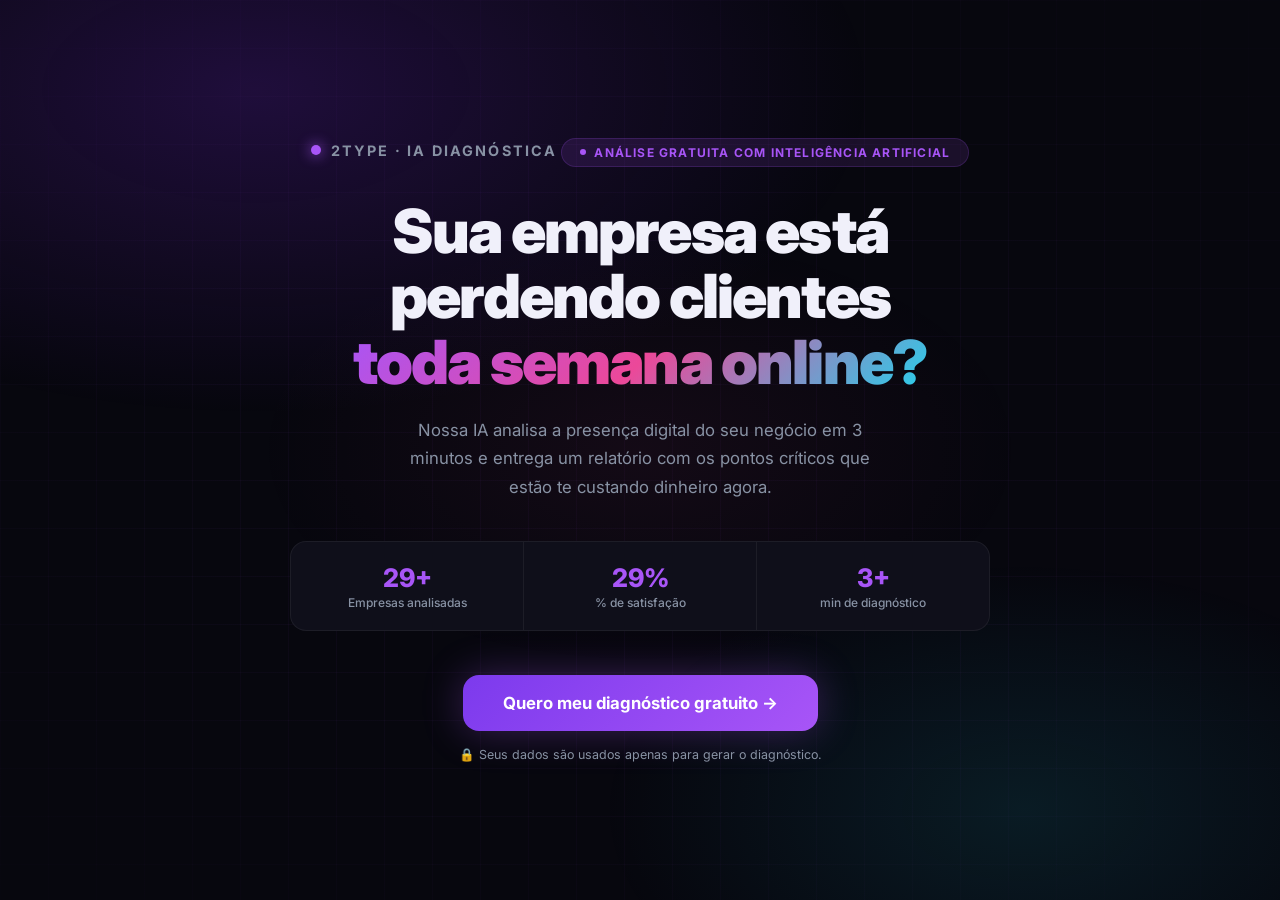
<file: diagnostico/index.html>
<!DOCTYPE html>
<html lang="pt-BR">

<head>
  <meta charset="UTF-8" />
  <meta name="viewport" content="width=device-width, initial-scale=1.0" />
  <title>Diagnóstico Digital Gratuito | 2Type</title>
  <meta name="description"
    content="Descubra os pontos fracos da sua presença digital com nossa IA especialista. Diagnóstico gratuito em minutos." />
  <link rel="preconnect" href="https://fonts.googleapis.com" />
  <link rel="preconnect" href="https://fonts.gstatic.com" crossorigin />
  <link href="https://fonts.googleapis.com/css2?family=Inter:wght@300;400;500;600;700;800;900&display=swap"
    rel="stylesheet" />
  <style>
    :root {
      --bg: #07070e;
      --bg2: #0f0f1a;
      --bg3: #16162a;
      --bg4: #1e1e38;
      --border: rgba(168, 85, 247, 0.18);
      --border2: rgba(255, 255, 255, 0.06);
      --purple: #A855F7;
      --purple-dim: #7C3AED;
      --purple-soft: rgba(168, 85, 247, 0.12);
      --purple-glow: rgba(168, 85, 247, 0.3);
      --cyan: #22D3EE;
      --green: #4ADE80;
      --red: #F87171;
      --yellow: #FBBF24;
      --text: #f0f0fa;
      --muted: #8892a4;
      --ease: cubic-bezier(0.4, 0, 0.2, 1);
      --bounce: cubic-bezier(0.34, 1.56, 0.64, 1);
    }

    * {
      margin: 0;
      padding: 0;
      box-sizing: border-box;
    }

    html {
      scroll-behavior: smooth;
    }

    body {
      font-family: 'Inter', sans-serif;
      background: var(--bg);
      color: var(--text);
      min-height: 100vh;
      overflow-x: hidden;
    }

    .bg-canvas {
      position: fixed;
      inset: 0;
      z-index: 0;
      overflow: hidden;
      pointer-events: none;
    }

    .bg-canvas::before {
      content: '';
      position: absolute;
      inset: 0;
      background: radial-gradient(ellipse 80% 60% at 20% 10%, rgba(120, 40, 220, 0.22) 0%, transparent 60%), radial-gradient(ellipse 60% 50% at 80% 90%, rgba(34, 211, 238, 0.1) 0%, transparent 55%), radial-gradient(ellipse 50% 40% at 50% 50%, rgba(236, 72, 153, 0.06) 0%, transparent 60%);
    }

    .bg-grid {
      position: absolute;
      inset: 0;
      background-image: linear-gradient(rgba(168, 85, 247, 0.04) 1px, transparent 1px), linear-gradient(90deg, rgba(168, 85, 247, 0.04) 1px, transparent 1px);
      background-size: 48px 48px;
      mask-image: radial-gradient(ellipse 80% 80% at 50% 50%, black 40%, transparent 100%);
    }

    .page {
      display: none;
      position: relative;
      z-index: 1;
    }

    .page.active {
      display: flex;
      flex-direction: column;
      min-height: 100vh;
    }

    /* INTRO */
    #page-intro {
      align-items: center;
      justify-content: center;
      padding: 40px 20px;
    }

    .intro-wrap {
      max-width: 700px;
      width: 100%;
      text-align: center;
    }

    .intro-logo {
      display: inline-flex;
      align-items: center;
      gap: 10px;
      margin-bottom: 40px;
      animation: fadeDown .6s var(--ease) both;
    }

    .intro-logo-dot {
      width: 10px;
      height: 10px;
      border-radius: 50%;
      background: var(--purple);
      box-shadow: 0 0 14px var(--purple);
      animation: pulse 2s ease-in-out infinite;
    }

    @keyframes pulse {

      0%,
      100% {
        opacity: 1;
        transform: scale(1)
      }

      50% {
        opacity: .5;
        transform: scale(.8)
      }
    }

    .intro-logo-text {
      font-size: .9rem;
      font-weight: 700;
      color: var(--muted);
      letter-spacing: .15em;
      text-transform: uppercase;
    }

    .intro-badge {
      display: inline-flex;
      align-items: center;
      gap: 8px;
      background: var(--purple-soft);
      border: 1px solid var(--border);
      border-radius: 100px;
      padding: 6px 18px;
      font-size: .75rem;
      font-weight: 700;
      letter-spacing: .1em;
      color: var(--purple);
      text-transform: uppercase;
      margin-bottom: 28px;
      animation: fadeDown .6s .1s var(--ease) both;
    }

    .intro-badge-dot {
      width: 6px;
      height: 6px;
      border-radius: 50%;
      background: var(--purple);
      animation: pulse 1.5s infinite;
    }

    .intro-h1 {
      font-size: clamp(2.2rem, 6vw, 3.8rem);
      font-weight: 900;
      line-height: 1.08;
      letter-spacing: -.03em;
      margin-bottom: 20px;
      animation: fadeDown .6s .2s var(--ease) both;
    }

    .grad {
      background: linear-gradient(135deg, #A855F7 0%, #EC4899 50%, #22D3EE 100%);
      -webkit-background-clip: text;
      -webkit-text-fill-color: transparent;
      background-clip: text;
    }

    .intro-sub {
      font-size: 1.05rem;
      color: var(--muted);
      line-height: 1.7;
      max-width: 500px;
      margin: 0 auto 40px;
      animation: fadeDown .6s .3s var(--ease) both;
    }

    .intro-stats {
      display: flex;
      margin-bottom: 44px;
      border: 1px solid var(--border2);
      border-radius: 16px;
      overflow: hidden;
      background: var(--bg2);
      animation: fadeDown .6s .4s var(--ease) both;
    }

    .intro-stat {
      flex: 1;
      padding: 20px 16px;
      text-align: center;
      border-right: 1px solid var(--border2);
    }

    .intro-stat:last-child {
      border-right: none;
    }

    .intro-stat-num {
      font-size: 1.6rem;
      font-weight: 800;
      color: var(--purple);
      display: block;
    }

    .intro-stat-lbl {
      font-size: .75rem;
      color: var(--muted);
      font-weight: 500;
      margin-top: 2px;
      display: block;
    }

    .intro-cta {
      display: inline-flex;
      align-items: center;
      gap: 12px;
      background: linear-gradient(135deg, var(--purple-dim), var(--purple));
      color: #fff;
      border: none;
      border-radius: 16px;
      padding: 18px 40px;
      font-family: inherit;
      font-size: 1.05rem;
      font-weight: 700;
      cursor: pointer;
      transition: all .25s var(--bounce);
      box-shadow: 0 0 40px var(--purple-glow);
      animation: fadeDown .6s .5s var(--ease) both;
    }

    .intro-cta:hover {
      transform: translateY(-3px) scale(1.03);
      box-shadow: 0 0 60px var(--purple-glow);
    }

    .intro-disc {
      margin-top: 16px;
      font-size: .78rem;
      color: var(--muted);
      animation: fadeDown .6s .6s var(--ease) both;
    }

    @keyframes fadeDown {
      from {
        opacity: 0;
        transform: translateY(-16px)
      }

      to {
        opacity: 1;
        transform: translateY(0)
      }
    }

    @keyframes fadeUp {
      from {
        opacity: 0;
        transform: translateY(20px)
      }

      to {
        opacity: 1;
        transform: translateY(0)
      }
    }

    /* QUIZ */
    #page-quiz {
      padding: 0;
    }

    .quiz-layout {
      display: flex;
      flex-direction: column;
      min-height: 100vh;
      max-width: 800px;
      margin: 0 auto;
      padding: 32px 20px 60px;
      gap: 28px;
    }

    .quiz-topbar {
      display: flex;
      align-items: center;
      justify-content: space-between;
      gap: 16px;
    }

    .quiz-brand {
      display: flex;
      align-items: center;
      gap: 8px;
      font-size: .85rem;
      font-weight: 700;
      color: var(--muted);
    }

    .quiz-brand-dot {
      width: 8px;
      height: 8px;
      border-radius: 50%;
      background: var(--purple);
    }

    .quiz-progress-wrap {
      flex: 1;
    }

    .quiz-dots {
      display: flex;
      align-items: center;
      gap: 6px;
      margin-bottom: 8px;
      justify-content: center;
    }

    .qdot {
      width: 28px;
      height: 4px;
      border-radius: 100px;
      background: rgba(255, 255, 255, .1);
      transition: all .4s var(--ease);
    }

    .qdot.done {
      background: var(--purple);
    }

    .qdot.active {
      background: linear-gradient(90deg, var(--purple), var(--cyan));
      width: 44px;
    }

    .qdot-lbl {
      text-align: center;
      font-size: .72rem;
      color: var(--muted);
      font-weight: 600;
      letter-spacing: .05em;
    }

    .quiz-card {
      background: var(--bg2);
      border: 1px solid var(--border);
      border-radius: 24px;
      padding: 40px;
      animation: cardIn .4s var(--bounce) both;
    }

    @keyframes cardIn {
      from {
        opacity: 0;
        transform: translateY(20px) scale(.97)
      }

      to {
        opacity: 1;
        transform: translateY(0) scale(1)
      }
    }

    .q-eyebrow {
      font-size: .72rem;
      color: var(--purple);
      font-weight: 700;
      letter-spacing: .15em;
      text-transform: uppercase;
      margin-bottom: 12px;
      display: flex;
      align-items: center;
      gap: 8px;
    }

    .q-eyebrow::before {
      content: '';
      width: 18px;
      height: 2px;
      background: var(--purple);
      border-radius: 100px;
    }

    .q-text {
      font-size: clamp(1.15rem, 3vw, 1.45rem);
      font-weight: 700;
      line-height: 1.4;
      margin-bottom: 32px;
    }

    .opts-grid {
      display: grid;
      grid-template-columns: repeat(auto-fill, minmax(220px, 1fr));
      gap: 12px;
    }

    .opt-card {
      background: var(--bg3);
      border: 1px solid var(--border2);
      border-radius: 16px;
      padding: 18px 20px;
      cursor: pointer;
      transition: all .22s var(--ease);
      display: flex;
      align-items: flex-start;
      gap: 14px;
      font-family: inherit;
      text-align: left;
      color: var(--text);
    }

    .opt-card:hover {
      border-color: var(--purple);
      background: var(--purple-soft);
      transform: translateY(-2px);
    }

    .opt-icon {
      width: 42px;
      height: 42px;
      border-radius: 12px;
      background: var(--bg4);
      display: flex;
      align-items: center;
      justify-content: center;
      font-size: 1.3rem;
      flex-shrink: 0;
      transition: background .2s;
    }

    .opt-card:hover .opt-icon {
      background: rgba(168, 85, 247, .2);
    }

    .opt-body {
      flex: 1;
    }

    .opt-label {
      font-size: .95rem;
      font-weight: 600;
      line-height: 1.3;
    }

    .opt-sub {
      font-size: .78rem;
      color: var(--muted);
      margin-top: 3px;
    }

    .text-q-wrap {
      display: flex;
      flex-direction: column;
      gap: 12px;
    }

    .text-q-sub {
      font-size: .85rem;
      color: var(--muted);
    }

    .text-q-input {
      background: var(--bg3);
      border: 1px solid var(--border2);
      border-radius: 14px;
      padding: 16px 20px;
      color: var(--text);
      font-family: inherit;
      font-size: 1rem;
      outline: none;
      transition: border-color .2s;
      width: 100%;
    }

    .text-q-input::placeholder {
      color: var(--muted);
    }

    .text-q-input:focus {
      border-color: var(--purple);
    }

    .text-q-btn {
      background: linear-gradient(135deg, var(--purple-dim), var(--purple));
      border: none;
      border-radius: 14px;
      padding: 16px 32px;
      color: #fff;
      font-family: inherit;
      font-size: .95rem;
      font-weight: 700;
      cursor: pointer;
      align-self: flex-end;
      transition: all .2s var(--bounce);
    }

    .text-q-btn:hover {
      transform: translateY(-2px);
      box-shadow: 0 8px 24px var(--purple-glow);
    }

    /* LOADING */
    #page-loading {
      align-items: center;
      justify-content: center;
      text-align: center;
      padding: 40px 20px;
      gap: 28px;
    }

    .loading-ring {
      width: 90px;
      height: 90px;
      border: 3px solid var(--border);
      border-top-color: var(--purple);
      border-right-color: var(--cyan);
      border-radius: 50%;
      animation: spin 1s linear infinite;
    }

    @keyframes spin {
      to {
        transform: rotate(360deg)
      }
    }

    .loading-title {
      font-size: 1.5rem;
      font-weight: 800;
    }

    .loading-sub {
      color: var(--muted);
      font-size: .95rem;
      max-width: 360px;
      line-height: 1.6;
    }

    .loading-steps {
      display: flex;
      flex-direction: column;
      gap: 12px;
      max-width: 340px;
      width: 100%;
    }

    .ls {
      display: flex;
      align-items: center;
      gap: 14px;
      background: var(--bg2);
      border: 1px solid var(--border2);
      border-radius: 12px;
      padding: 14px 18px;
      font-size: .88rem;
      font-weight: 500;
      color: var(--muted);
      transition: all .4s;
      opacity: .4;
    }

    .ls.active {
      opacity: 1;
      color: var(--text);
      border-color: var(--purple);
    }

    .ls.done {
      opacity: 1;
      color: var(--text);
    }

    .ls-icon {
      width: 20px;
      height: 20px;
      border-radius: 50%;
      flex-shrink: 0;
      display: flex;
      align-items: center;
      justify-content: center;
      font-size: .75rem;
      background: var(--bg3);
    }

    .ls-icon.running {
      background: var(--purple-soft);
      animation: pulse 1s infinite;
    }

    .ls-icon.complete {
      background: rgba(74, 222, 128, .2);
      color: var(--green);
    }

    /* REPORT */
    #page-report {
      padding: 0;
    }

    .report-wrap {
      max-width: 840px;
      margin: 0 auto;
      padding: 48px 20px 80px;
      display: flex;
      flex-direction: column;
      gap: 32px;
    }

    .report-hero {
      text-align: center;
      animation: fadeUp .5s var(--ease) both;
    }

    .rh-badge {
      display: inline-flex;
      align-items: center;
      gap: 8px;
      background: rgba(74, 222, 128, .1);
      border: 1px solid rgba(74, 222, 128, .25);
      border-radius: 100px;
      padding: 6px 18px;
      font-size: .75rem;
      font-weight: 700;
      color: var(--green);
      text-transform: uppercase;
      letter-spacing: .1em;
      margin-bottom: 20px;
    }

    .report-hero h1 {
      font-size: clamp(1.7rem, 4vw, 2.6rem);
      font-weight: 900;
      line-height: 1.15;
      margin-bottom: 10px;
      letter-spacing: -.02em;
    }

    .report-hero p {
      color: var(--muted);
      font-size: .95rem;
    }

    .score-section {
      display: grid;
      grid-template-columns: 1fr 2fr;
      gap: 24px;
      align-items: center;
      animation: fadeUp .5s .1s var(--ease) both;
    }

    .score-gauge-wrap {
      display: flex;
      flex-direction: column;
      align-items: center;
      gap: 14px;
    }

    .score-gauge {
      position: relative;
      width: 160px;
      height: 160px;
    }

    .score-gauge svg {
      transform: rotate(-90deg);
    }

    .gauge-bg {
      fill: none;
      stroke: var(--bg3);
      stroke-width: 10;
    }

    .gauge-fill {
      fill: none;
      stroke-width: 10;
      stroke-linecap: round;
      transition: stroke-dashoffset 1.5s var(--ease);
    }

    .gauge-center {
      position: absolute;
      inset: 0;
      display: flex;
      flex-direction: column;
      align-items: center;
      justify-content: center;
    }

    .gauge-num {
      font-size: 2.6rem;
      font-weight: 900;
      line-height: 1;
    }

    .gauge-max {
      font-size: .72rem;
      color: var(--muted);
      font-weight: 600;
    }

    .score-pill {
      display: inline-flex;
      align-items: center;
      gap: 6px;
      border-radius: 100px;
      padding: 5px 14px;
      font-size: .78rem;
      font-weight: 700;
    }

    .pill-red {
      background: rgba(248, 113, 113, .12);
      color: var(--red);
    }

    .pill-yellow {
      background: rgba(251, 191, 36, .12);
      color: var(--yellow);
    }

    .pill-green {
      background: rgba(74, 222, 128, .12);
      color: var(--green);
    }

    .score-summary {
      display: flex;
      flex-direction: column;
      gap: 14px;
    }

    .ss-title {
      font-size: 1.1rem;
      font-weight: 800;
    }

    .ss-text {
      font-size: .9rem;
      color: var(--muted);
      line-height: 1.65;
    }

    .bars {
      display: flex;
      flex-direction: column;
      gap: 10px;
    }

    .bar-row {
      display: flex;
      align-items: center;
      gap: 12px;
    }

    .bar-lbl {
      font-size: .8rem;
      color: var(--muted);
      width: 110px;
      flex-shrink: 0;
    }

    .bar-track {
      flex: 1;
      height: 5px;
      background: var(--bg3);
      border-radius: 100px;
      overflow: hidden;
    }

    .bar-fill {
      height: 100%;
      border-radius: 100px;
      width: 0%;
      transition: width 1.2s var(--ease);
    }

    .bar-val {
      font-size: .78rem;
      font-weight: 700;
      width: 32px;
      text-align: right;
      flex-shrink: 0;
    }

    .section-divider {
      display: flex;
      align-items: center;
      gap: 12px;
    }

    .section-divider .line {
      flex: 1;
      height: 1px;
      background: var(--border2);
    }

    .section-divider span {
      font-size: .72rem;
      font-weight: 700;
      color: var(--muted);
      text-transform: uppercase;
      letter-spacing: .12em;
      white-space: nowrap;
    }

    .diag-section {
      animation: fadeUp .5s .2s var(--ease) both;
    }

    .diag-grid {
      display: grid;
      grid-template-columns: repeat(auto-fill, minmax(240px, 1fr));
      gap: 16px;
      margin-top: 20px;
    }

    .diag-card {
      background: var(--bg2);
      border-radius: 20px;
      padding: 24px;
      display: flex;
      flex-direction: column;
      gap: 14px;
      border: 1px solid transparent;
      transition: transform .22s var(--ease), box-shadow .22s;
      position: relative;
      overflow: hidden;
    }

    .diag-card::before {
      content: '';
      position: absolute;
      top: 0;
      left: 0;
      right: 0;
      height: 3px;
      border-radius: 20px 20px 0 0;
    }

    .diag-card.cr {
      border-color: rgba(248, 113, 113, .15);
    }

    .diag-card.cr::before {
      background: linear-gradient(90deg, #F87171, #ef4444);
    }

    .diag-card.cy {
      border-color: rgba(251, 191, 36, .15);
    }

    .diag-card.cy::before {
      background: linear-gradient(90deg, #FBBF24, #f59e0b);
    }

    .diag-card.cg {
      border-color: rgba(74, 222, 128, .15);
    }

    .diag-card.cg::before {
      background: linear-gradient(90deg, #4ADE80, #22c55e);
    }

    .diag-card:hover {
      transform: translateY(-4px);
      box-shadow: 0 12px 40px rgba(0, 0, 0, .3);
    }

    .dc-top {
      display: flex;
      align-items: center;
      justify-content: space-between;
    }

    .dc-icon {
      font-size: 1.5rem;
    }

    .dc-badge {
      font-size: .7rem;
      font-weight: 700;
      padding: 3px 10px;
      border-radius: 100px;
      display: flex;
      align-items: center;
      gap: 5px;
    }

    .br {
      background: rgba(248, 113, 113, .12);
      color: var(--red);
    }

    .by {
      background: rgba(251, 191, 36, .12);
      color: var(--yellow);
    }

    .bg- {
      background: rgba(74, 222, 128, .12);
      color: var(--green);
    }

    .dc-title {
      font-size: .95rem;
      font-weight: 700;
    }

    .dc-desc {
      font-size: .83rem;
      color: var(--muted);
      line-height: 1.55;
    }

    .dc-action {
      font-size: .78rem;
      font-weight: 600;
      padding: 8px 14px;
      border-radius: 10px;
      margin-top: auto;
    }

    .dc-action.ur {
      background: rgba(248, 113, 113, .08);
      color: var(--red);
    }

    .dc-action.wa {
      background: rgba(251, 191, 36, .08);
      color: var(--yellow);
    }

    .dc-action.ok {
      background: rgba(74, 222, 128, .08);
      color: var(--green);
    }

    .ai-block {
      background: var(--bg2);
      border-radius: 24px;
      padding: 32px;
      border: 1px solid var(--border);
      position: relative;
      overflow: hidden;
      animation: fadeUp .5s .3s var(--ease) both;
    }

    .ai-block::before {
      content: '';
      position: absolute;
      top: 0;
      left: 0;
      bottom: 0;
      width: 3px;
      background: linear-gradient(180deg, var(--purple), var(--cyan));
    }

    .ai-block-hdr {
      display: flex;
      align-items: center;
      gap: 12px;
      margin-bottom: 20px;
    }

    .ai-ico {
      width: 42px;
      height: 42px;
      border-radius: 12px;
      background: linear-gradient(135deg, var(--purple-dim), var(--purple));
      display: flex;
      align-items: center;
      justify-content: center;
      font-size: 1.2rem;
    }

    .ai-title {
      font-size: 1rem;
      font-weight: 800;
    }

    .ai-sub {
      font-size: .78rem;
      color: var(--muted);
    }

    .ai-text {
      font-size: .93rem;
      color: var(--muted);
      line-height: 1.8;
    }

    .ai-text p+p {
      margin-top: 14px;
    }

    .prio-block {
      background: var(--bg2);
      border-radius: 24px;
      padding: 32px;
      border: 1px solid var(--border);
      animation: fadeUp .5s .4s var(--ease) both;
    }

    .prio-items {
      display: flex;
      flex-direction: column;
      gap: 14px;
      margin-top: 20px;
    }

    .prio-item {
      display: flex;
      gap: 16px;
      align-items: flex-start;
      background: var(--bg3);
      border-radius: 16px;
      padding: 20px;
      border: 1px solid var(--border2);
      transition: border-color .2s;
    }

    .prio-item:hover {
      border-color: var(--border);
    }

    .prio-num {
      width: 32px;
      height: 32px;
      border-radius: 10px;
      flex-shrink: 0;
      display: flex;
      align-items: center;
      justify-content: center;
      font-size: .8rem;
      font-weight: 800;
      color: #fff;
    }

    .p1 {
      background: linear-gradient(135deg, #ef4444, #F87171);
    }

    .p2 {
      background: linear-gradient(135deg, #f59e0b, #FBBF24);
    }

    .p3 {
      background: linear-gradient(135deg, #7C3AED, #A855F7);
    }

    .prio-content {
      flex: 1;
    }

    .prio-title {
      font-size: .93rem;
      font-weight: 700;
      margin-bottom: 4px;
    }

    .prio-desc {
      font-size: .82rem;
      color: var(--muted);
      line-height: 1.5;
    }

    .prio-impact {
      font-size: .72rem;
      font-weight: 700;
      margin-top: 8px;
      display: flex;
      align-items: center;
      gap: 5px;
      color: var(--purple);
    }

    .cta-block {
      position: relative;
      overflow: hidden;
      background: var(--bg2);
      border-radius: 28px;
      padding: 48px 40px;
      text-align: center;
      border: 1px solid rgba(168, 85, 247, .25);
      animation: fadeUp .5s .5s var(--ease) both;
    }

    .cta-block::before {
      content: '';
      position: absolute;
      inset: 0;
      background: radial-gradient(ellipse 70% 60% at 50% 0%, rgba(120, 40, 220, .2) 0%, transparent 70%);
      pointer-events: none;
    }

    .cta-eyebrow {
      display: inline-flex;
      align-items: center;
      gap: 6px;
      background: var(--purple-soft);
      border: 1px solid var(--border);
      border-radius: 100px;
      padding: 5px 16px;
      font-size: .72rem;
      font-weight: 700;
      color: var(--purple);
      text-transform: uppercase;
      letter-spacing: .1em;
      margin-bottom: 20px;
    }

    .cta-block h2 {
      font-size: clamp(1.5rem, 4vw, 2.2rem);
      font-weight: 900;
      line-height: 1.15;
      letter-spacing: -.02em;
      margin-bottom: 14px;
    }

    .cta-block p {
      color: var(--muted);
      font-size: .95rem;
      line-height: 1.65;
      max-width: 500px;
      margin: 0 auto 28px;
    }

    .cta-urgency {
      display: inline-flex;
      align-items: center;
      gap: 8px;
      font-size: .82rem;
      color: var(--red);
      font-weight: 600;
      margin-bottom: 28px;
      background: rgba(248, 113, 113, .08);
      border: 1px solid rgba(248, 113, 113, .2);
      border-radius: 12px;
      padding: 10px 20px;
    }

    .cta-btns {
      display: flex;
      gap: 14px;
      justify-content: center;
      flex-wrap: wrap;
    }

    .btn-main {
      display: inline-flex;
      align-items: center;
      gap: 10px;
      background: linear-gradient(135deg, var(--purple-dim), var(--purple));
      color: #fff;
      border: none;
      border-radius: 16px;
      padding: 18px 36px;
      font-family: inherit;
      font-size: 1rem;
      font-weight: 700;
      cursor: pointer;
      text-decoration: none;
      transition: all .25s var(--bounce);
      box-shadow: 0 0 40px var(--purple-glow);
    }

    .btn-main:hover {
      transform: translateY(-3px) scale(1.03);
      box-shadow: 0 0 60px var(--purple-glow);
    }

    .btn-sec {
      display: inline-flex;
      align-items: center;
      gap: 10px;
      background: transparent;
      border: 1px solid var(--border);
      color: var(--text);
      border-radius: 16px;
      padding: 18px 30px;
      font-family: inherit;
      font-size: .95rem;
      font-weight: 600;
      cursor: pointer;
      text-decoration: none;
      transition: all .2s var(--ease);
    }

    .btn-sec:hover {
      border-color: var(--purple);
      color: var(--purple);
    }

    .social-proof {
      margin-top: 28px;
      display: flex;
      align-items: center;
      justify-content: center;
      gap: 16px;
      flex-wrap: wrap;
    }

    .sp-item {
      display: flex;
      align-items: center;
      gap: 6px;
      font-size: .78rem;
      color: var(--muted);
    }

    .sp-dot {
      width: 5px;
      height: 5px;
      border-radius: 50%;
      background: var(--muted);
    }

    .report-footer {
      text-align: center;
      font-size: .78rem;
      color: var(--muted);
      padding-top: 8px;
    }

    /* FREE STRATEGY BLOCK */
    .gift-block {
      position: relative;
      overflow: hidden;
      background: var(--bg2);
      border-radius: 24px;
      padding: 0;
      border: 1px solid rgba(168, 85, 247, .3);
      animation: fadeUp .5s .45s var(--ease) both;
    }

    .gift-block::before {
      content: '';
      position: absolute;
      inset: 0;
      background: radial-gradient(ellipse 60% 50% at 50% 0%, rgba(168, 85, 247, .12) 0%, transparent 70%);
      pointer-events: none;
    }

    .gift-header {
      padding: 28px 32px 0;
      display: flex;
      align-items: flex-start;
      gap: 16px;
    }

    .gift-icon-wrap {
      width: 52px;
      height: 52px;
      border-radius: 16px;
      background: linear-gradient(135deg, #ec4899, #A855F7);
      display: flex;
      align-items: center;
      justify-content: center;
      font-size: 1.6rem;
      flex-shrink: 0;
      box-shadow: 0 0 24px rgba(236, 72, 153, .35);
    }

    .gift-header-text {
      flex: 1;
    }

    .gift-tag {
      display: inline-flex;
      align-items: center;
      gap: 6px;
      background: rgba(236, 72, 153, .12);
      border: 1px solid rgba(236, 72, 153, .25);
      border-radius: 100px;
      padding: 3px 12px;
      font-size: .7rem;
      font-weight: 700;
      color: #ec4899;
      text-transform: uppercase;
      letter-spacing: .1em;
      margin-bottom: 6px;
    }

    .gift-title {
      font-size: 1.15rem;
      font-weight: 800;
      line-height: 1.25;
      margin-bottom: 4px;
    }

    .gift-sub {
      font-size: .83rem;
      color: var(--muted);
      line-height: 1.5;
    }

    .gift-divider {
      height: 1px;
      background: var(--border2);
      margin: 24px 32px;
    }

    .gift-content {
      padding: 0 32px 32px;
      display: flex;
      flex-direction: column;
      gap: 20px;
    }

    .gift-section-title {
      font-size: .72rem;
      font-weight: 700;
      color: var(--muted);
      text-transform: uppercase;
      letter-spacing: .12em;
      margin-bottom: 12px;
      display: flex;
      align-items: center;
      gap: 8px;
    }

    .gift-section-title::after {
      content: '';
      flex: 1;
      height: 1px;
      background: var(--border2);
    }

    .gift-posts {
      display: grid;
      grid-template-columns: repeat(auto-fill, minmax(200px, 1fr));
      gap: 12px;
    }

    .gift-post {
      background: var(--bg3);
      border-radius: 14px;
      padding: 16px;
      border: 1px solid var(--border2);
      transition: border-color .2s;
    }

    .gift-post:hover {
      border-color: rgba(168, 85, 247, .3);
    }

    .gift-post-num {
      font-size: .7rem;
      font-weight: 700;
      color: var(--purple);
      letter-spacing: .08em;
      margin-bottom: 8px;
    }

    .gift-post-text {
      font-size: .85rem;
      color: var(--text);
      line-height: 1.5;
      font-weight: 500;
    }

    .gift-post-hook {
      font-size: .75rem;
      color: var(--muted);
      margin-top: 6px;
      font-style: italic;
    }

    .gift-row {
      display: grid;
      grid-template-columns: 1fr 1fr;
      gap: 12px;
    }

    .gift-tip {
      background: var(--bg3);
      border-radius: 14px;
      padding: 18px;
      border: 1px solid var(--border2);
      transition: border-color .2s;
    }

    .gift-tip:hover {
      border-color: rgba(168, 85, 247, .3);
    }

    .gift-tip-label {
      font-size: .7rem;
      font-weight: 700;
      color: var(--cyan);
      text-transform: uppercase;
      letter-spacing: .08em;
      margin-bottom: 6px;
      display: flex;
      align-items: center;
      gap: 5px;
    }

    .gift-tip-text {
      font-size: .85rem;
      color: var(--text);
      line-height: 1.45;
    }

    .gift-footer {
      display: flex;
      align-items: center;
      justify-content: space-between;
      flex-wrap: wrap;
      gap: 12px;
      background: rgba(168, 85, 247, .06);
      border-top: 1px solid var(--border2);
      padding: 18px 32px;
    }

    .gift-footer-note {
      font-size: .8rem;
      color: var(--muted);
      display: flex;
      align-items: center;
      gap: 8px;
    }

    .gift-footer-btn {
      display: inline-flex;
      align-items: center;
      gap: 8px;
      background: linear-gradient(135deg, #ec4899, #A855F7);
      color: #fff;
      border: none;
      border-radius: 10px;
      padding: 10px 20px;
      font-family: inherit;
      font-size: .82rem;
      font-weight: 700;
      cursor: pointer;
      text-decoration: none;
      transition: all .2s var(--bounce);
      white-space: nowrap;
    }

    .gift-footer-btn:hover {
      transform: translateY(-2px);
      box-shadow: 0 6px 20px rgba(168, 85, 247, .4);
    }

    .gift-loading {
      padding: 48px;
      text-align: center;
      display: flex;
      flex-direction: column;
      align-items: center;
      gap: 14px;
    }

    .gift-loading-ring {
      width: 36px;
      height: 36px;
      border: 2px solid var(--border);
      border-top-color: var(--purple);
      border-radius: 50%;
      animation: spin 1s linear infinite;
    }

    @media(max-width:580px) {
      .gift-row {
        grid-template-columns: 1fr;
      }

      .gift-header {
        padding: 22px 22px 0;
      }

      .gift-content {
        padding: 0 22px 22px;
      }

      .gift-footer {
        padding: 14px 22px;
      }
    }

    .report-footer a {
      color: var(--purple);
      text-decoration: none;
      font-weight: 600;
    }

    @media(max-width:580px) {
      .score-section {
        grid-template-columns: 1fr;
      }
    }

    @media(max-width:540px) {
      .quiz-card {
        padding: 28px 22px;
      }

      .opts-grid,
      .diag-grid {
        grid-template-columns: 1fr;
      }

      .cta-block {
        padding: 32px 24px;
      }

      .cta-btns {
        flex-direction: column;
        align-items: center;
      }

      .intro-stats {
        flex-direction: column;
      }

      .intro-stat {
        border-right: none;
        border-bottom: 1px solid var(--border2);
      }

      .intro-stat:last-child {
        border-bottom: none;
      }
    }
  </style>
</head>

<body>
  <div class="bg-canvas">
    <div class="bg-grid"></div>
  </div>

  <div id="page-intro" class="page active">
    <div class="intro-wrap" style="position:relative;z-index:1;margin:auto;">
      <div class="intro-logo">
        <div class="intro-logo-dot"></div><span class="intro-logo-text">2Type · IA Diagnóstica</span>
      </div>
      <div class="intro-badge">
        <div class="intro-badge-dot"></div>Análise gratuita com inteligência artificial
      </div>
      <h1 class="intro-h1">Sua empresa está<br />perdendo clientes<br /><span class="grad">toda semana online?</span>
      </h1>
      <p class="intro-sub">Nossa IA analisa a presença digital do seu negócio em 3 minutos e entrega um relatório com os
        pontos críticos que estão te custando dinheiro agora.</p>
      <div class="intro-stats">
        <div class="intro-stat"><span class="intro-stat-num" id="c1">0</span><span class="intro-stat-lbl">Empresas
            analisadas</span></div>
        <div class="intro-stat"><span class="intro-stat-num" id="c2">0</span><span class="intro-stat-lbl">% de
            satisfação</span></div>
        <div class="intro-stat"><span class="intro-stat-num" id="c3">0</span><span class="intro-stat-lbl">min de
            diagnóstico</span></div>
      </div>
      <button class="intro-cta" onclick="startQuiz()">Quero meu diagnóstico gratuito →</button>
      <p class="intro-disc">🔒 Seus dados são usados apenas para gerar o diagnóstico.</p>
    </div>
  </div>

  <div id="page-quiz" class="page">
    <div class="quiz-layout">
      <div class="quiz-topbar">
        <div class="quiz-brand">
          <div class="quiz-brand-dot"></div>2Type IA
        </div>
        <div class="quiz-progress-wrap">
          <div class="quiz-dots" id="quiz-dots"></div>
          <div class="qdot-lbl" id="qdot-lbl">Pergunta 1 de 9</div>
        </div>
      </div>
      <div id="quiz-area"></div>
    </div>
  </div>

  <div id="page-loading" class="page">
    <div class="loading-ring"></div>
    <div class="loading-title">Analisando sua empresa...</div>
    <div class="loading-sub">Nossa IA está processando suas respostas e gerando um diagnóstico personalizado.</div>
    <div class="loading-steps">
      <div class="ls" id="ls1">
        <div class="ls-icon" id="ls1i">⏳</div>Coletando dados de presença digital
      </div>
      <div class="ls" id="ls2">
        <div class="ls-icon" id="ls2i">⏳</div>Analisando perfil do Instagram e site
      </div>
      <div class="ls" id="ls3">
        <div class="ls-icon" id="ls3i">⏳</div>Identificando pontos críticos
      </div>
      <div class="ls" id="ls4">
        <div class="ls-icon" id="ls4i">⏳</div>Calculando score de posicionamento
      </div>
      <div class="ls" id="ls5">
        <div class="ls-icon" id="ls5i">⏳</div>Gerando análise com IA Gemini
      </div>
      <div class="ls" id="ls6">
        <div class="ls-icon" id="ls6i">⏳</div>Preparando relatório personalizado
      </div>
    </div>
  </div>

  <div id="page-report" class="page">
    <div class="report-wrap" id="report-wrap"></div>
  </div>

  <script>
    const GEMINI_API_KEY = ''; // ⚠️ Insira sua chave via variável de ambiente ou backend
    const GEMINI_URL = 'https://generativelanguage.googleapis.com/v1beta/models/gemini-1.5-flash:generateContent?key=' + GEMINI_API_KEY;

    const Qs = [
      { id: 'segment', text: 'Qual é o segmento da sua empresa?', type: 'opts', opts: [{ i: '🍔', l: 'Alimentação / Restaurante', s: 'Lanchonetes, pizzarias, cafés' }, { i: '🛍️', l: 'Loja / Varejo', s: 'Produtos físicos ou e-commerce' }, { i: '💆', l: 'Estética / Saúde', s: 'Salões, clínicas, bem-estar' }, { i: '🏗️', l: 'Construção / Serviços', s: 'Reformas, instalações, manutenção' }, { i: '🎓', l: 'Educação / Cursos', s: 'Treinamentos, mentorias, aulas' }, { i: '💻', l: 'Tecnologia', s: 'Software, apps, sistemas' }, { i: '⚖️', l: 'Consultoria / Jurídico', s: 'Assessoria, advocacia, contabilidade' }, { i: '✏️', l: 'Outro segmento', s: 'Informe no próximo campo' }] },
      { id: 'site', text: 'Sua empresa tem um site próprio?', type: 'opts', opts: [{ i: '✅', l: 'Sim, tenho site profissional', s: 'Com domínio próprio e identidade visual' }, { i: '🔶', l: 'Tenho algo básico / informal', s: 'Landing page, link na bio, etc.' }, { i: '🚧', l: 'Estou desenvolvendo', s: 'Em construção ou planejamento' }, { i: '❌', l: 'Não tenho site', s: 'Apenas redes sociais' }] },
      { id: 'google', text: 'Como está sua empresa no Google?', type: 'opts', opts: [{ i: '⭐', l: 'Google Meu Negócio ativo e otimizado', s: 'Com fotos, horários e avaliações' }, { i: '🔶', l: 'Tenho, mas está incompleto', s: 'Sem fotos, horários ou avaliações' }, { i: '❌', l: 'Não tenho Google Meu Negócio', s: 'Não apareço em buscas locais' }, { i: '🤷', l: 'Não sei o que é isso', s: 'Nunca ouvi falar' }] },
      { id: 'social', text: 'Como está sua presença nas redes sociais?', type: 'opts', opts: [{ i: '🚀', l: 'Posto com frequência e estratégia', s: 'Conteúdo consistente e engajamento' }, { i: '😐', l: 'Posto esporadicamente', s: 'Sem frequência definida' }, { i: '💀', l: 'Perfil parado há meses', s: 'Pouco ou nenhum conteúdo recente' }, { i: '❌', l: 'Não tenho redes sociais', s: 'Nenhum perfil para o negócio' }] },
      { id: 'traffic', text: 'Como seus clientes chegam até você hoje?', type: 'opts', opts: [{ i: '👥', l: 'Indicação boca a boca', s: 'A maior parte vem de indicações' }, { i: '📣', l: 'Anúncios pagos', s: 'Meta Ads, Google Ads, TikTok Ads' }, { i: '🔍', l: 'Busca orgânica no Google', s: 'Me encontram sem anúncios' }, { i: '📱', l: 'Redes sociais orgânicas', s: 'Seguidores que viram clientes' }, { i: '😅', l: 'Poucos clientes chegam', s: 'Dificuldade de atrair novos' }] },
      { id: 'reviews', text: 'Qual é a sua reputação online?', type: 'opts', opts: [{ i: '⭐', l: 'Muitas avaliações positivas', s: '4.5+ estrelas e volume alto' }, { i: '🔶', l: 'Poucas avaliações', s: 'Menos de 10 avaliações' }, { i: '😬', l: 'Tenho avaliações negativas', s: 'Reclamações sem resposta' }, { i: '❌', l: 'Nenhuma avaliação online', s: 'Não me encontram no Google' }] },
      { id: 'competitor', text: 'Como você está em relação à concorrência online?', type: 'opts', opts: [{ i: '💪', l: 'Estou à frente', s: 'Minha presença é melhor que a deles' }, { i: '😐', l: 'Estou no mesmo nível', s: 'Similar à maioria dos concorrentes' }, { i: '😓', l: 'Estou ficando para trás', s: 'Concorrentes aparecem mais que eu' }, { i: '🤷', l: 'Não acompanho', s: 'Nunca analisei a concorrência' }] },
      { id: 'links', text: 'Compartilhe seus canais online para uma análise ainda mais precisa:', type: 'links', sub: 'Opcional — mas quanto mais info, mais personalizado o diagnóstico.', placeholder_ig: '@seu.perfil ou instagram.com/seu-perfil', placeholder_site: 'seu-site.com.br' },
      { id: 'name', text: 'Qual é o nome da sua empresa?', type: 'text', placeholder: 'Ex: Pizzaria do João, Studio Beleza Clara...', sub: 'Último passo! Vamos personalizar o relatório com o nome do seu negócio.' }
    ];

    let step = 0; const A = {};

    // counters
    (function () {
      const targets = [30, 98, 3]; const ids = ['c1', 'c2', 'c3'];
      ids.forEach(function (id, i) {
        let c = 0; const t = setInterval(function () { c = Math.min(c + 1, targets[i]); document.getElementById(id).textContent = c + (i === 1 ? '%' : '+'); if (c >= targets[i]) clearInterval(t); }, 40);
      });
    })();

    function showPage(id) { document.querySelectorAll('.page').forEach(function (p) { p.classList.remove('active'); }); document.getElementById(id).classList.add('active'); window.scrollTo(0, 0); }

    function startQuiz() { showPage('page-quiz'); buildDots(); renderQ(); }

    function buildDots() {
      var row = document.getElementById('quiz-dots'); row.innerHTML = '';
      Qs.forEach(function (_, i) { var d = document.createElement('div'); d.className = 'qdot' + (i === 0 ? ' active' : ''); d.id = 'd' + i; row.appendChild(d); });
    }

    function updateDots() {
      Qs.forEach(function (_, i) { var d = document.getElementById('d' + i); if (!d) return; d.className = 'qdot' + (i < step ? ' done' : i === step ? ' active' : ''); });
      var l = document.getElementById('qdot-lbl'); if (l) l.textContent = 'Pergunta ' + (step + 1) + ' de ' + Qs.length;
    }

    function renderQ() {
      updateDots(); var q = Qs[step]; var area = document.getElementById('quiz-area'); area.innerHTML = '';
      var card = document.createElement('div'); card.className = 'quiz-card';
      var html = '<div class="q-eyebrow">Pergunta ' + (step + 1) + ' de ' + Qs.length + '</div><div class="q-text">' + q.text + '</div>';
      if (q.type === 'opts') { html += '<div class="opts-grid" id="og"></div>'; }
      else if (q.type === 'links') {
        html += '<div class="text-q-wrap">' + (q.sub ? '<p class="text-q-sub">' + q.sub + '</p>' : '');
        html += '<div style="display:flex;flex-direction:column;gap:10px;">';
        html += '<div style="display:flex;align-items:center;gap:10px;background:var(--bg3);border:1px solid var(--border2);border-radius:14px;padding:4px 16px;">';
        html += '<span style="font-size:1.1rem">📸</span><input class="text-q-input" id="ti-ig" type="text" placeholder="' + (q.placeholder_ig || '') + '" style="background:transparent;border:none;padding:12px 0;"/></div>';
        html += '<div style="display:flex;align-items:center;gap:10px;background:var(--bg3);border:1px solid var(--border2);border-radius:14px;padding:4px 16px;">';
        html += '<span style="font-size:1.1rem">🌐</span><input class="text-q-input" id="ti-site" type="text" placeholder="' + (q.placeholder_site || '') + '" style="background:transparent;border:none;padding:12px 0;"/></div>';
        html += '</div>';
        html += '<div style="display:flex;gap:10px;justify-content:flex-end;margin-top:4px;">';
        html += '<button class="text-q-btn" id="tb-skip" style="background:transparent;border:1px solid var(--border2);color:var(--muted);box-shadow:none;">Pular →</button>';
        html += '<button class="text-q-btn" id="tb">Continuar →</button>';
        html += '</div></div>';
      }
      else { html += '<div class="text-q-wrap">' + (q.sub ? '<p class="text-q-sub">' + q.sub + '</p>' : '') + '<input class="text-q-input" id="ti" type="text" placeholder="' + (q.placeholder || '') + '"/><button class="text-q-btn" id="tb">Gerar meu diagnóstico →</button></div>'; }
      card.innerHTML = html; area.appendChild(card);
      if (q.type === 'opts') {
        var og = card.querySelector('#og');
        q.opts.forEach(function (o) {
          var b = document.createElement('button'); b.className = 'opt-card';
          b.innerHTML = '<div class="opt-icon">' + o.i + '</div><div class="opt-body"><div class="opt-label">' + o.l + '</div>' + (o.s ? '<div class="opt-sub">' + o.s + '</div>' : '') + '</div>';
          b.onclick = function () { pick(o.l, q.id); }; og.appendChild(b);
        });
      } else if (q.type === 'links') {
        var igInp = card.querySelector('#ti-ig'); var siteInp = card.querySelector('#ti-site');
        var skipBtn = card.querySelector('#tb-skip'); var contBtn = card.querySelector('#tb');
        function collectLinks() {
          var ig = igInp.value.trim(); var site = siteInp.value.trim(); var val = '';
          if (ig) val += 'Instagram: ' + ig + ' ';
          if (site) val += 'Site: ' + site;
          pick(val.trim() || '(não informado)', q.id);
        }
        contBtn.onclick = collectLinks;
        skipBtn.onclick = function () { pick('(não informado)', q.id); };
        igInp.focus();
      } else {
        var inp = card.querySelector('#ti'); var btn = card.querySelector('#tb');
        btn.onclick = function () { if (inp.value.trim()) pick(inp.value.trim(), q.id); };
        inp.addEventListener('keydown', function (e) { if (e.key === 'Enter' && inp.value.trim()) pick(inp.value.trim(), q.id); });
        setTimeout(function () { inp.focus(); }, 200);
      }
    }

    function pick(val, qId) {
      A[qId] = val; step++;
      var card = document.querySelector('.quiz-card');
      if (card) { card.style.cssText = 'opacity:0;transform:translateY(-12px) scale(.97);transition:all .25s;'; }
      if (step < Qs.length) { setTimeout(renderQ, 250); } else { setTimeout(runLoading, 250); }
    }

    function delay(ms) { return new Promise(function (r) { setTimeout(r, ms); }); }

    async function fetchInstagramProfile(handle) {
      try {
        // normalize handle
        var username = handle.replace('@', '').replace(/.*instagram\.com\//, '').split('/')[0].split('?')[0].trim();
        if (!username) return null;
        var igUrl = 'https://www.instagram.com/' + username + '/';
        var proxyUrl = 'https://api.allorigins.win/get?url=' + encodeURIComponent(igUrl);
        var res = await fetch(proxyUrl, { signal: AbortSignal.timeout(9000) });
        if (!res.ok) return null;
        var data = await res.json();
        var html = data.contents || '';
        if (!html || html.length < 200) return null;
        // check if it redirected to login (blocked)
        if (html.includes('login') || html.includes('Log In') || html.includes('signup')) {
          return { username: username, blocked: true };
        }
        var parser = new DOMParser();
        var doc = parser.parseFromString(html, 'text/html');
        var getMeta = function (prop) { var el = doc.querySelector('meta[property="' + prop + '"],meta[name="' + prop + '"]'); return el ? el.getAttribute('content') : '' };
        var ogTitle = getMeta('og:title');   // "Name (@username) • Instagram"
        var ogDesc = getMeta('og:description'); // "X Followers, Y Following, Z Posts - bio text"
        var ogImage = getMeta('og:image');
        // also try to grab any JSON-LD
        var jsonLd = null;
        try {
          var ldScript = doc.querySelector('script[type="application/ld+json"]');
          if (ldScript) jsonLd = JSON.parse(ldScript.textContent);
        } catch (e) { }
        var profile = {};
        profile.username = username;
        profile.displayName = ogTitle ? ogTitle.replace(/\s*[•\|].*$/, '').trim() : username;
        profile.bio = '';
        profile.followers = '';
        profile.posts = '';
        // parse og:description: usually "X Followers, Y Following, Z Posts - bio"
        if (ogDesc) {
          var bioMatch = ogDesc.match(/-(.*)/s);
          if (bioMatch) profile.bio = bioMatch[1].trim().slice(0, 300);
          var follMatch = ogDesc.match(/([\d,.]+[KkMm]?)\s*Followers/i);
          if (follMatch) profile.followers = follMatch[1];
          var postMatch = ogDesc.match(/([\d,.]+)\s*Posts/i);
          if (postMatch) profile.posts = postMatch[1];
        }
        // fallback from JSON-LD
        if (jsonLd) {
          if (!profile.bio && jsonLd.description) profile.bio = jsonLd.description.slice(0, 300);
          if (!profile.displayName && jsonLd.name) profile.displayName = jsonLd.name;
        }
        profile.imageUrl = ogImage || '';
        return profile;
      } catch (e) { return null; }
    }

    function formatInstagramContent(ig) {
      if (!ig) return '';
      if (ig.blocked) return '\n\n=== INSTAGRAM (@' + ig.username + ') ===\nObs: perfil requer login para visualização pública ou está privado.\n===';
      var out = '\n\n=== ANÁLISE DO INSTAGRAM (@' + ig.username + ') ===\n';
      if (ig.displayName) out += 'Nome exibido: ' + ig.displayName + '\n';
      if (ig.followers) out += 'Seguidores: ' + ig.followers + '\n';
      if (ig.posts) out += 'Total de posts: ' + ig.posts + '\n';
      if (ig.bio) out += 'Bio atual: "' + ig.bio + '"\n';
      else out += 'Bio: não detectada (possivelmente vazia)\n';
      out += '===';
      return out;
    }

    async function fetchSiteContent(siteUrl) {
      try {
        // normalize URL
        var url = siteUrl.trim();
        if (!url.startsWith('http')) url = 'https://' + url;
        // use allorigins CORS proxy
        var proxyUrl = 'https://api.allorigins.win/get?url=' + encodeURIComponent(url);
        var res = await fetch(proxyUrl, { signal: AbortSignal.timeout(8000) });
        if (!res.ok) return null;
        var data = await res.json();
        var html = data.contents || '';
        if (!html || html.length < 100) return null;
        // parse the HTML text
        var parser = new DOMParser();
        var doc = parser.parseFromString(html, 'text/html');
        // remove scripts, styles, nav, footer
        ['script', 'style', 'nav', 'footer', 'header', 'noscript', 'svg'].forEach(function (tag) {
          doc.querySelectorAll(tag).forEach(function (el) { el.remove(); });
        });
        var extracted = {};
        extracted.title = (doc.querySelector('title') || { textContent: '' }).textContent.trim().slice(0, 120);
        var mDesc = doc.querySelector('meta[name="description"]');
        extracted.meta = mDesc ? mDesc.getAttribute('content').slice(0, 250) : '';
        var h1 = doc.querySelector('h1');
        extracted.h1 = h1 ? h1.textContent.trim().slice(0, 120) : '';
        var h2s = Array.from(doc.querySelectorAll('h2')).slice(0, 5).map(function (h) { return h.textContent.trim(); }).join(' | ');
        extracted.h2s = h2s.slice(0, 300);
        var ps = Array.from(doc.querySelectorAll('p')).filter(function (p) { return p.textContent.trim().length > 40; }).slice(0, 6).map(function (p) { return p.textContent.trim(); }).join(' ');
        extracted.body = ps.slice(0, 600);
        var btns = Array.from(doc.querySelectorAll('a,button')).map(function (b) { return b.textContent.trim(); }).filter(function (t) { return t.length > 2 && t.length < 40; }).slice(0, 8).join(', ');
        extracted.ctas = btns;
        return extracted;
      } catch (e) { return null; }
    }

    function formatSiteContent(c) {
      if (!c) return '';
      var out = '\n\n=== CONTEÚDO REAL DO SITE (raspado ao vivo) ===\n';
      if (c.title) out += 'Título: ' + c.title + '\n';
      if (c.meta) out += 'Meta description: ' + c.meta + '\n';
      if (c.h1) out += 'H1 principal: ' + c.h1 + '\n';
      if (c.h2s) out += 'Sub-títulos: ' + c.h2s + '\n';
      if (c.body) out += 'Texto da página: ' + c.body + '\n';
      if (c.ctas) out += 'Botões/links: ' + c.ctas + '\n';
      out += '===';
      return out;
    }

    async function runLoading() {
      showPage('page-loading');
      var steps = [['ls1', 'ls1i'], ['ls2', 'ls2i'], ['ls3', 'ls3i'], ['ls4', 'ls4i'], ['ls5', 'ls5i'], ['ls6', 'ls6i']];
      await delay(600);
      markStep(steps, 0, 'active');
      await delay(500);
      markStep(steps, 0, 'done'); markStep(steps, 1, 'active');
      // fetch Instagram and site in parallel
      var igPromise = Promise.resolve(null);
      var sitePromise = Promise.resolve(null);
      if (A.links && A.links !== '(não informado)') {
        var igMatch = A.links.match(/Instagram:\s*(\S+)/);
        if (igMatch && igMatch[1]) igPromise = fetchInstagramProfile(igMatch[1]);
        var siteMatch = A.links.match(/Site:\s*(\S+)/);
        if (siteMatch && siteMatch[1]) sitePromise = fetchSiteContent(siteMatch[1]);
      }
      var results = await Promise.all([igPromise, sitePromise]);
      A._igContent = results[0];
      A._siteContent = results[1];
      await delay(300);
      markStep(steps, 1, 'done'); markStep(steps, 2, 'active');
      await delay(700);
      markStep(steps, 2, 'done'); markStep(steps, 3, 'active');
      await delay(700);
      markStep(steps, 3, 'done'); markStep(steps, 4, 'active');
      var aiText = '';
      try { aiText = await callGemini(buildPrompt()); } catch (e) { aiText = fallback(); }
      await delay(600);
      markStep(steps, 4, 'done'); markStep(steps, 5, 'active');
      await delay(500);
      markStep(steps, 5, 'done');
      await delay(400);
      buildReport(aiText); showPage('page-report');
    }

    function markStep(steps, idx, state) {
      var s = steps[idx]; if (!s) return;
      var el = document.getElementById(s[0]); var ic = document.getElementById(s[1]); if (!el || !ic) return;
      if (state === 'active') { el.classList.add('active'); ic.className = 'ls-icon running'; ic.textContent = ''; }
      else if (state === 'done') { el.classList.remove('active'); el.classList.add('done'); ic.className = 'ls-icon complete'; ic.textContent = '✓'; }
    }

    function buildPrompt() {
      var linksCtx = A.links && A.links !== '(não informado)' ? '\n- Canais online fornecidos: ' + A.links : '';
      var igCtx = A._igContent ? formatInstagramContent(A._igContent) : '';
      var siteCtx = A._siteContent ? formatSiteContent(A._siteContent) : '';
      var hasRealData = !!(A._igContent || A._siteContent);
      return 'Você é um especialista sênior em marketing digital da agência 2Type.\n\n' +
        'Empresa: "' + A.name + '" | Segmento: ' + A.segment + '\n\n' +
        'Diagnóstico:\n- Site: ' + A.site + '\n- Google: ' + A.google + '\n- Redes Sociais: ' + A.social + '\n- Aquisição: ' + A.traffic + '\n- Reputação: ' + A.reviews + '\n- vs Concorrência: ' + A.competitor + linksCtx + igCtx + siteCtx + '\n\n' +
        'Escreva uma análise consultiva em português do Brasil com exatamente 3 parágrafos:\n' +
        '§1 — Avaliação honesta da situação atual (mencione o nome da empresa)' + (A._igContent && !A._igContent.blocked ? ' e analise o perfil do Instagram (qualidade da bio, clareza do posicionamento, presença de CTA na bio, coerência entre nome exibido e segmento)' : '') + (A._siteContent ? ' e o conteúdo real do site (SEO, copy, CTA, clareza da mensagem)' : '') + '.\n' +
        '§2 — Os 2-3 maiores erros que estão freando o crescimento' + (hasRealData ? ' (use os dados reais coletados para ser específico)' : '') + ' e custo real disso\n' +
        '§3 — O que a 2Type pode fazer para mudar isso em 30-60 dias (CTA motivador)\n\n' +
        'Tom: especialista, direto, levemente urgente, encorajador. Sem markdown, sem bullet points, sem asteriscos. Apenas parágrafos corridos.';
    }

    async function callGemini(prompt) {
      var res = await fetch(GEMINI_URL, { method: 'POST', headers: { 'Content-Type': 'application/json' }, body: JSON.stringify({ contents: [{ parts: [{ text: prompt }] }], generationConfig: { temperature: 0.72, maxOutputTokens: 600 } }) });
      if (!res.ok) throw new Error(res.status);
      var data = await res.json(); return data.candidates[0].content.parts[0].text.trim();
    }

    function fallback() {
      var n = A.name || 'sua empresa';
      return 'A ' + n + ' apresenta lacunas críticas em canais que seu público-alvo usa todos os dias para encontrar empresas como a sua. Enquanto essas lacunas existem, clientes estão indo direto para a concorrência.\n\nOs maiores pontos críticos identificados são a ausência ou inconsistência na presença no Google e nas redes sociais. Quando um cliente pesquisa pelo seu serviço, você simplesmente não aparece — ou aparece de forma que não gera confiança. Cada dia nessa situação representa receita perdida de forma permanente.\n\nA boa notícia é que a 2Type já transformou dezenas de negócios com exatamente esse perfil. Em 30 a 60 dias, é possível reverter completamente esse cenário com as estratégias certas. Entre em contato agora e vamos montar juntos um plano de ação personalizado para ' + n + '.';
    }

    function buildAnalysis() {
      var score = 0; var cards = [];
      var site = A.site || '';
      if (site.includes('profissional')) { score += 25; cards.push({ i: '🌐', t: 'Site Profissional', s: 'cg', b: 'bg-', ba: 'ok', desc: 'Você tem um site profissional — essencial! Certifique-se de que está otimizado para SEO e tem uma taxa de conversão sólida.', action: 'Otimize SEO e velocidade' }); }
      else if (site.includes('básico') || site.includes('desenvolvendo')) { score += 10; cards.push({ i: '🌐', t: 'Site Profissional', s: 'cy', b: 'by', ba: 'wa', desc: 'Ter algo informal coloca você em desvantagem. Um site profissional transmite credibilidade instantânea.', action: '⚡ Prioridade: criar site profissional' }); }
      else { cards.push({ i: '🌐', t: 'Site Profissional', s: 'cr', b: 'br', ba: 'ur', desc: 'Sem site próprio, você é invisível para quem pesquisa no Google. São centenas de clientes que jamais chegam até você.', action: '🚨 Urgente: você é invisível online' }); }
      var google = A.google || '';
      if (google.includes('ativo e otimizado')) { score += 20; cards.push({ i: '🔍', t: 'Google Meu Negócio', s: 'cg', b: 'bg-', ba: 'ok', desc: 'Excelente! Você aparece nas buscas locais. Continue coletando avaliações e postando atualizações regularmente.', action: 'Continue otimizando avaliações' }); }
      else if (google.includes('incompleto')) { score += 8; cards.push({ i: '🔍', t: 'Google Meu Negócio', s: 'cy', b: 'by', ba: 'wa', desc: 'Perfil incompleto reduz sua posição nas buscas e passa falta de profissionalismo para quem te encontra.', action: '⚡ Complete fotos, horários e posts' }); }
      else { cards.push({ i: '🔍', t: 'Google Meu Negócio', s: 'cr', b: 'br', ba: 'ur', desc: 'Você perde todas as pesquisas locais. Seus concorrentes aparecem — você não. É receita indo embora todo dia.', action: '🚨 Urgente: configure agora gratuitamente' }); }
      var social = A.social || '';
      if (social.includes('frequência e estratégia')) { score += 20; cards.push({ i: '📱', t: 'Redes Sociais', s: 'cg', b: 'bg-', ba: 'ok', desc: 'Consistência nas redes é raro e valioso. Foque em conteúdo que converte: provas sociais, bastidores e ofertas.', action: 'Aumente o conteúdo de conversão' }); }
      else if (social.includes('esporadicamente')) { score += 8; cards.push({ i: '📱', t: 'Redes Sociais', s: 'cy', b: 'by', ba: 'wa', desc: 'Postar esporadicamente sinaliza falta de confiabilidade. Frequência é credibilidade no mundo digital.', action: '⚡ Crie uma grade semanal de conteúdo' }); }
      else { cards.push({ i: '📱', t: 'Redes Sociais', s: 'cr', b: 'br', ba: 'ur', desc: 'Perfil parado é um dos maiores erros atuais. Seus concorrentes capturam seus clientes lá enquanto você está ausente.', action: '🚨 Urgente: sua marca está invisível' }); }
      var traffic = A.traffic || '';
      if (traffic.includes('orgânica') || traffic.includes('pagos')) { score += 20; cards.push({ i: '📊', t: 'Aquisição Digital', s: 'cg', b: 'bg-', ba: 'ok', desc: 'Ter canais digitais funcionando é uma vantagem competitiva real. Escale o que funciona e diversifique as fontes.', action: 'Escale os canais que já convertem' }); }
      else if (traffic.includes('boca a boca')) { score += 10; cards.push({ i: '📊', t: 'Aquisição Digital', s: 'cy', b: 'by', ba: 'wa', desc: 'Indicações são ótimas, mas limitam o crescimento ao círculo de quem já te conhece. Você não escala assim.', action: '⚡ Estruture canais digitais de captação' }); }
      else { cards.push({ i: '📊', t: 'Aquisição Digital', s: 'cr', b: 'br', ba: 'ur', desc: 'Sem estratégia digital, seu negócio depende da sorte. Zero previsibilidade de receita ou controle de crescimento.', action: '🚨 Urgente: zero previsibilidade de clientes' }); }
      var reviews = A.reviews || '';
      if (reviews.includes('Muitas')) { score += 15; cards.push({ i: '⭐', t: 'Reputação Online', s: 'cg', b: 'bg-', ba: 'ok', desc: 'Ótima reputação converte visitantes em clientes. Continue incentivando avaliações após cada atendimento.', action: 'Continue incentivando avaliações' }); }
      else if (reviews.includes('Poucas')) { score += 6; cards.push({ i: '⭐', t: 'Reputação Online', s: 'cy', b: 'by', ba: 'wa', desc: 'Poucas avaliações geram dúvida. Mais de 90% das pessoas lê avaliações antes de contratar qualquer serviço.', action: '⚡ Crie processo de coleta de reviews' }); }
      else { cards.push({ i: '⭐', t: 'Reputação Online', s: 'cr', b: 'br', ba: 'ur', desc: 'Avaliações negativas sem resposta ou ausência total de avaliações afastam clientes antes mesmo de você conversar com eles.', action: '🚨 Urgente: reputação comprometida' }); }
      return { score: Math.min(score, 100), cards: cards };
    }

    function buildPrios(cards) {
      var impactMap = { 'Site Profissional': 'Clientes que te encontram no Google convertem 3x mais quando há site profissional.', 'Google Meu Negócio': '46% das buscas no Google são locais. Você está perdendo metade do mercado.', 'Redes Sociais': 'Empresas com presença ativa vendem até 2x mais para clientes entre 18-45 anos.', 'Aquisição Digital': 'Sem canal digital, você depende de sorte. Com ele, tem previsibilidade de receita.', 'Reputação Online': '93% dos consumidores lêem avaliações antes de comprar. É ativo ou passivo.' };
      var crit = cards.filter(function (c) { return c.s === 'cr'; });
      var warn = cards.filter(function (c) { return c.s === 'cy'; });
      var all = [].concat(crit, warn).slice(0, 3);
      return all.map(function (c, i) { return { n: i + 1, t: c.t, desc: c.desc, impact: impactMap[c.t] || 'Impacto direto na captação de novos clientes.', cls: i === 0 ? 'p1' : i === 1 ? 'p2' : 'p3' }; });
    }

    function buildStrategyPrompt() {
      var linksCtx = A.links && A.links !== '(não informado)' ? '\nCanais online do cliente: ' + A.links : '';
      return 'Você é um estrategista de marketing digital da agência 2Type.\n\n' +
        'Empresa: "' + A.name + '" | Segmento: ' + A.segment + '\n' +
        'Canal atual de clientes: ' + A.traffic + '\n' +
        'Presença nas redes: ' + A.social + linksCtx + '\n\n' +
        'Gere uma estratégia inicial GRATUITA e PRÁTICA com EXATAMENTE este formato JSON (sem markdown, sem texto fora do JSON):\n' +
        '{' +
        '"posts":[' +
        '{"titulo":"...","gancho":"..."},' +
        '{"titulo":"...","gancho":"..."},' +
        '{"titulo":"...","gancho":"..."}' +
        '],' +
        '"canal":{"nome":"...","motivo":"..."},' +
        '"seo":{"acao":"...","impacto":"..."}' +
        '}\n\n' +
        'posts: 3 ideias de post criativas e específicas para "' + A.name + '". titulo=chamada do post (máx 10 palavras). gancho=frase de abertura do post (máx 18 palavras).\n' +
        'canal: o melhor canal de aquisição para o negócio agora. nome=nome do canal. motivo=por que é o melhor (máx 15 palavras).\n' +
        'seo: uma ação de SEO local rápida. acao=o que fazer (máx 12 palavras). impacto=resultado esperado (máx 12 palavras).\n' +
        'Responda SOMENTE o JSON.';
    }

    async function callGeminiStrategy() {
      var res = await fetch(GEMINI_URL, { method: 'POST', headers: { 'Content-Type': 'application/json' }, body: JSON.stringify({ contents: [{ parts: [{ text: buildStrategyPrompt() }] }], generationConfig: { temperature: 0.8, maxOutputTokens: 500 } }) });
      if (!res.ok) throw new Error(res.status);
      var data = await res.json();
      var raw = data.candidates[0].content.parts[0].text.trim();
      raw = raw.replace(/```json/g, '').replace(/```/g, '').trim();
      return JSON.parse(raw);
    }

    function buildGiftBlock(strategy) {
      var waLink = 'https://wa.me/5512987005369?text=' + encodeURIComponent('Olá! Vi a estratégia gratuita gerada para ' + A.name + ' e quero implementar com a 2Type!');
      var postsHTML = strategy.posts.map(function (p, i) { return '<div class="gift-post"><div class="gift-post-num">POST ' + String.fromCharCode(65 + i) + '</div><div class="gift-post-text">' + p.titulo + '</div><div class="gift-post-hook">"' + p.gancho + '"</div></div>'; }).join('');
      // build links badges
      var linksHTML = '';
      var privateWarningHTML = '';
      if (A.links && A.links !== '(não informado)') {
        var parts = A.links.split(' ');
        var ig = ''; var site = '';
        parts.forEach(function (p) { if (p.startsWith('Instagram:')) ig = parts[parts.indexOf(p) + 1]; if (p.startsWith('Site:')) site = parts[parts.indexOf(p) + 1]; });
        if (ig) { var igUrl = ig.startsWith('http') ? ig : 'https://instagram.com/' + ig.replace('@', '').replace('instagram.com/', ''); linksHTML += '<a href="' + igUrl + '" target="_blank" style="display:inline-flex;align-items:center;gap:6px;background:rgba(236,72,153,.1);border:1px solid rgba(236,72,153,.25);border-radius:100px;padding:4px 12px;font-size:.75rem;font-weight:600;color:#ec4899;text-decoration:none;margin-right:8px;margin-top:8px;">📸 ' + ig + '</a>'; }
        if (site) { var siteUrl = site.startsWith('http') ? site : 'https://' + site; linksHTML += '<a href="' + siteUrl + '" target="_blank" style="display:inline-flex;align-items:center;gap:6px;background:rgba(34,211,238,.08);border:1px solid rgba(34,211,238,.2);border-radius:100px;padding:4px 12px;font-size:.75rem;font-weight:600;color:var(--cyan);text-decoration:none;margin-top:8px;">🌐 ' + site + '</a>'; }
        // private profile warning
        if (A._igContent && A._igContent.blocked && ig) {
          privateWarningHTML =
            '<div style="margin-top:16px;background:rgba(251,191,36,.07);border:1px solid rgba(251,191,36,.3);border-radius:14px;padding:14px 18px;display:flex;gap:12px;align-items:flex-start;">' +
            '<span style="font-size:1.3rem;flex-shrink:0;margin-top:1px;">🔒</span>' +
            '<div style="flex:1;">' +
            '<div style="font-size:.85rem;font-weight:700;color:#FBBF24;margin-bottom:4px;">Perfil do Instagram privado detectado</div>' +
            '<div style="font-size:.8rem;color:var(--muted);line-height:1.55;">Para a IA analisar sua bio, nome e posicionamento, seu perfil precisa estar <strong style="color:var(--text)">público</strong>. Deixe-o público, depois <a href="javascript:location.reload()" style="color:#FBBF24;font-weight:700;text-decoration:none;">refaça o diagnóstico</a> para uma análise completa.</div>' +
            '<a href="https://www.instagram.com/accounts/privacy_and_security/" target="_blank" style="display:inline-flex;align-items:center;gap:6px;margin-top:10px;background:rgba(251,191,36,.12);border:1px solid rgba(251,191,36,.25);border-radius:8px;padding:6px 14px;font-size:.75rem;font-weight:700;color:#FBBF24;text-decoration:none;">⚙️ Ir para configurações do Instagram →</a>' +
            '</div>' +
            '</div>';
        }
      }
      return '<div class="gift-block" id="gift-block">' +
        '<div class="gift-header">' +
        '<div class="gift-icon-wrap">🎁</div>' +
        '<div class="gift-header-text">' +
        '<div class="gift-tag">✨ Amostra grátis · Exclusivo para ' + A.name + '</div>' +
        '<div class="gift-title">Sua estratégia de conteúdo personalizada</div>' +
        '<div class="gift-sub">Geramos isso gratuitamente para você ter um gostinho do que entregamos. Isso é apenas o começo.</div>' +
        (linksHTML ? '<div style="margin-top:4px;">' + linksHTML + '</div>' : '') +
        privateWarningHTML +
        '</div>' +
        '</div>' +
        '<div class="gift-divider"></div>' +
        '<div class="gift-content">' +
        '<div>' +
        '<div class="gift-section-title">📱 3 ideias de post prontas para usar</div>' +
        '<div class="gift-posts">' + postsHTML + '</div>' +
        '</div>' +
        '<div class="gift-row">' +
        '<div class="gift-tip">' +
        '<div class="gift-tip-label">📣 Melhor canal agora</div>' +
        '<div class="gift-tip-text"><strong>' + strategy.canal.nome + '</strong><br/>' + strategy.canal.motivo + '</div>' +
        '</div>' +
        '<div class="gift-tip">' +
        '<div class="gift-tip-label" style="color:var(--green)">🔍 SEO local rápido</div>' +
        '<div class="gift-tip-text"><strong>' + strategy.seo.acao + '</strong><br/>' + strategy.seo.impacto + '</div>' +
        '</div>' +
        '</div>' +
        '</div>' +
        '<div class="gift-footer">' +
        '<div class="gift-footer-note">💡 Isso foi gerado em segundos. Imagine o que fazemos com 30 dias dedicados ao seu negócio.</div>' +
        '<a href="' + waLink + '" class="gift-footer-btn" target="_blank">Quero isso implementado →</a>' +
        '</div>' +
        '</div>';
    }

    function buildGiftLoading() {
      return '<div class="gift-block" id="gift-block"><div class="gift-loading"><div class="gift-loading-ring"></div><div style="font-size:.88rem;color:var(--muted);font-weight:600">Gerando sua estratégia personalizada...</div></div></div>';
    }

    function buildReport(aiText) {
      var ana = buildAnalysis(); var score = ana.score; var cards = ana.cards;
      var prios = buildPrios(cards);
      var scoreColor = score >= 70 ? '#4ADE80' : score >= 40 ? '#FBBF24' : '#F87171';
      var scorePill = score >= 70 ? 'pill-green' : score >= 40 ? 'pill-yellow' : 'pill-red';
      var scoreMsg = score >= 70 ? '✅ Boa Presença Digital' : score >= 40 ? '⚠️ Presença Moderada' : '🚨 Presença Crítica';
      var scoreSub = score >= 70 ? 'Sua empresa tem uma base digital sólida, mas ainda há espaço para se distanciar dos concorrentes.' : score >= 40 ? 'Você está no caminho certo em alguns pontos, mas há falhas críticas custando clientes todos os dias.' : 'Sua presença digital está em estado crítico. Cada dia assim é receita indo para a concorrência.';
      var circ = 2 * Math.PI * 65; var offset = circ - (score / 100) * circ;
      var gradStroke = score >= 70 ? 'url(#gg)' : score >= 40 ? 'url(#gy)' : 'url(#gr)';
      var barData = [
        { l: 'Site & SEO', v: A.site && A.site.includes('profissional') ? 90 : A.site && A.site.includes('básico') ? 45 : 5, c: '#A855F7' },
        { l: 'Google Local', v: A.google && A.google.includes('ativo') ? 90 : A.google && A.google.includes('incompleto') ? 40 : 5, c: '#22D3EE' },
        { l: 'Redes Sociais', v: A.social && A.social.includes('frequência') ? 90 : A.social && A.social.includes('esporadicamente') ? 40 : 5, c: '#EC4899' },
        { l: 'Captação', v: A.traffic && (A.traffic.includes('orgânica') || A.traffic.includes('pagos')) ? 90 : A.traffic && A.traffic.includes('boca') ? 45 : 10, c: '#FBBF24' },
        { l: 'Reputação', v: A.reviews && A.reviews.includes('Muitas') ? 90 : A.reviews && A.reviews.includes('Poucas') ? 40 : 10, c: '#4ADE80' },
      ];
      var barsHTML = barData.map(function (b) { return '<div class="bar-row"><div class="bar-lbl">' + b.l + '</div><div class="bar-track"><div class="bar-fill" style="background:' + b.c + '" data-w="' + b.v + '"></div></div><div class="bar-val" style="color:' + b.c + '">' + b.v + '</div></div>'; }).join('');
      var cardsHTML = cards.map(function (c) { return '<div class="diag-card ' + c.s + '"><div class="dc-top"><span class="dc-icon">' + c.i + '</span><span class="dc-badge ' + c.b + '">' + (c.s === 'cr' ? '🔴 Crítico' : c.s === 'cy' ? '🟡 Atenção' : '🟢 OK') + '</span></div><div class="dc-title">' + c.t + '</div><div class="dc-desc">' + c.desc + '</div><div class="dc-action ' + c.ba + '">' + c.action + '</div></div>'; }).join('');
      var priosHTML = prios.map(function (p) { return '<div class="prio-item"><div class="prio-num ' + p.cls + '">' + p.n + '</div><div class="prio-content"><div class="prio-title">' + p.t + '</div><div class="prio-desc">' + p.desc + '</div><div class="prio-impact">💡 ' + p.impact + '</div></div></div>'; }).join('');
      var aiParas = aiText.split(/\n\n+/).map(function (p) { return '<p>' + p.trim() + '</p>'; }).join('');
      var waLink = 'https://wa.me/5512987005369?text=' + encodeURIComponent('Olá! Fiz o diagnóstico digital da ' + A.name + ' e quero saber como a 2Type pode me ajudar a resolver os pontos críticos!');
      var html =
        '<div class="report-hero"><div class="rh-badge">✅ Diagnóstico Concluído</div><h1>Relatório Digital: <span class="grad">' + A.name + '</span></h1><p>Análise de presença digital gerada por IA em ' + new Date().toLocaleDateString('pt-BR') + '</p></div>' +
        '<div class="score-section">' +
        '<div class="score-gauge-wrap">' +
        '<div class="score-gauge"><svg width="160" height="160" viewBox="0 0 160 160"><defs><linearGradient id="gr" x1="0%" y1="0%" x2="100%" y2="0%"><stop offset="0%" style="stop-color:#ef4444"/><stop offset="100%" style="stop-color:#F87171"/></linearGradient><linearGradient id="gy" x1="0%" y1="0%" x2="100%" y2="0%"><stop offset="0%" style="stop-color:#f59e0b"/><stop offset="100%" style="stop-color:#FBBF24"/></linearGradient><linearGradient id="gg" x1="0%" y1="0%" x2="100%" y2="0%"><stop offset="0%" style="stop-color:#22c55e"/><stop offset="100%" style="stop-color:#4ADE80"/></linearGradient></defs><circle class="gauge-bg" cx="80" cy="80" r="65"/><circle class="gauge-fill" id="gf" cx="80" cy="80" r="65" stroke="' + gradStroke + '" stroke-dasharray="' + circ.toFixed(1) + '" stroke-dashoffset="' + circ.toFixed(1) + '" data-off="' + offset.toFixed(1) + '"/></svg><div class="gauge-center"><span class="gauge-num" id="gn" style="color:' + scoreColor + '">0</span><span class="gauge-max">/ 100</span></div></div>' +
        '<span class="score-pill ' + scorePill + '">' + scoreMsg + '</span>' +
        '</div>' +
        '<div class="score-summary"><div class="ss-title">Resumo do seu posicionamento</div><div class="ss-text">' + scoreSub + '</div><div class="bars">' + barsHTML + '</div></div>' +
        '</div>' +
        '<div class="diag-section"><div class="section-divider"><div class="line"></div><span>Diagnóstico por área</span><div class="line"></div></div><div class="diag-grid">' + cardsHTML + '</div></div>' +
        '<div class="ai-block"><div class="ai-block-hdr"><div class="ai-ico">🤖</div><div><div class="ai-title">Análise da IA Especialista</div><div class="ai-sub">Gerado por Gemini AI · Personalizado para ' + A.name + '</div></div></div><div class="ai-text">' + aiParas + '</div></div>' +
        (prios.length ? '<div class="prio-block"><div class="section-divider"><div class="line"></div><span>Plano de ação prioritário</span><div class="line"></div></div><div class="prio-items">' + priosHTML + '</div></div>' : '') +
        buildGiftLoading() +
        '<div class="cta-block"><div class="cta-eyebrow">🚀 Próximo passo</div><h2>Chega de perder clientes<br/>para a concorrência</h2><p>Nossa equipe da 2Type já transformou dezenas de negócios com o mesmo perfil de <strong>' + A.name + '</strong>. Em 30 a 60 dias, é possível reverter completamente esse cenário.</p><div class="cta-urgency">⏳ Cada dia sem ação é receita indo para o concorrente</div><div class="cta-btns"><a href="' + waLink + '" class="btn-main" target="_blank">💬 Quero resolver com a 2Type</a><a href="../index.html#contact" class="btn-sec">📩 Falar por e-mail</a></div><div class="social-proof"><div class="sp-item">⭐⭐⭐⭐⭐ 5/5 satisfação</div><div class="sp-dot"></div><div class="sp-item">✅ +30 empresas transformadas</div><div class="sp-dot"></div><div class="sp-item">⚡ Resposta em até 2h</div></div></div>' +
        '<div class="report-footer">Diagnóstico desenvolvido por <a href="../index.html">2Type</a> &bull; Powered by Gemini AI</div>';
      document.getElementById('report-wrap').innerHTML = html;
      setTimeout(function () {
        var gf = document.getElementById('gf'); var gn = document.getElementById('gn');
        if (gf) gf.style.strokeDashoffset = offset.toFixed(1);
        var cur = 0; var t = setInterval(function () { cur = Math.min(cur + 2, score); if (gn) gn.textContent = cur; if (cur >= score) clearInterval(t); }, 30);
        document.querySelectorAll('.bar-fill').forEach(function (b) { b.style.width = '0%'; setTimeout(function () { b.style.width = b.dataset.w + '%'; }, 300); });
      }, 200);
      // load free strategy async
      callGeminiStrategy().then(function (strategy) {
        var gb = document.getElementById('gift-block');
        if (gb) gb.outerHTML = buildGiftBlock(strategy);
      }).catch(function () {
        var gb = document.getElementById('gift-block');
        if (gb) gb.outerHTML = buildGiftBlock({
          posts: [
            { titulo: 'Por que nos clientes escolhem ' + A.name, gancho: 'Você sabia que a maioria das pessoas decide em menos de 3 segundos?' },
            { titulo: 'Bastidores: como é trabalhar com a gente', gancho: 'Hoje vamos te mostrar o que acontece antes do resultado aparecer...' },
            { titulo: 'O erro que faz você perder clientes todos os dias', gancho: '99% dos negócios cometem esse erro — e provavelmente você também.' }
          ],
          canal: { nome: 'Instagram + Reels', motivo: 'Maior alcance orgânico para seu segmento agora' },
          seo: { acao: 'Configure Google Meu Negócio com fotos e horários', impacto: 'Apareça no mapa nas buscas locais hoje' }
        });
      });
    }
  </script>
</body>

</html>
</file>
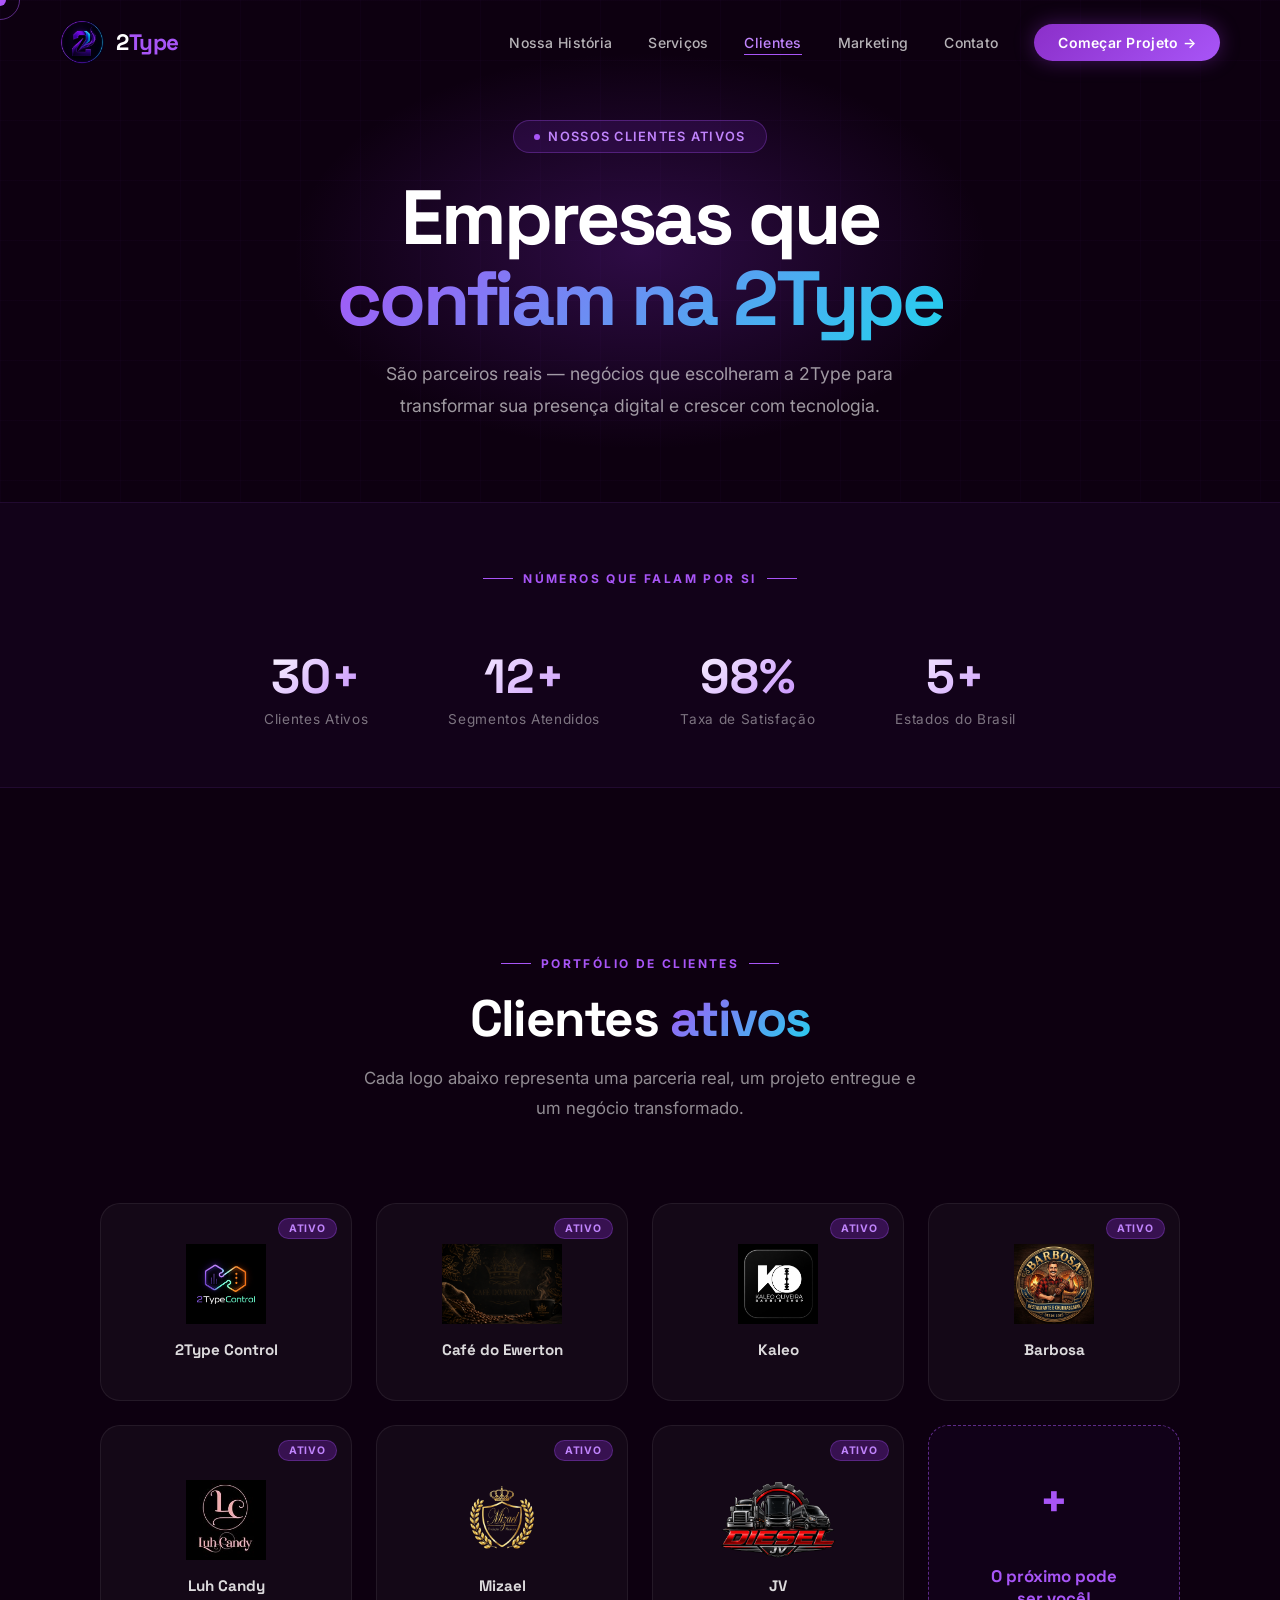
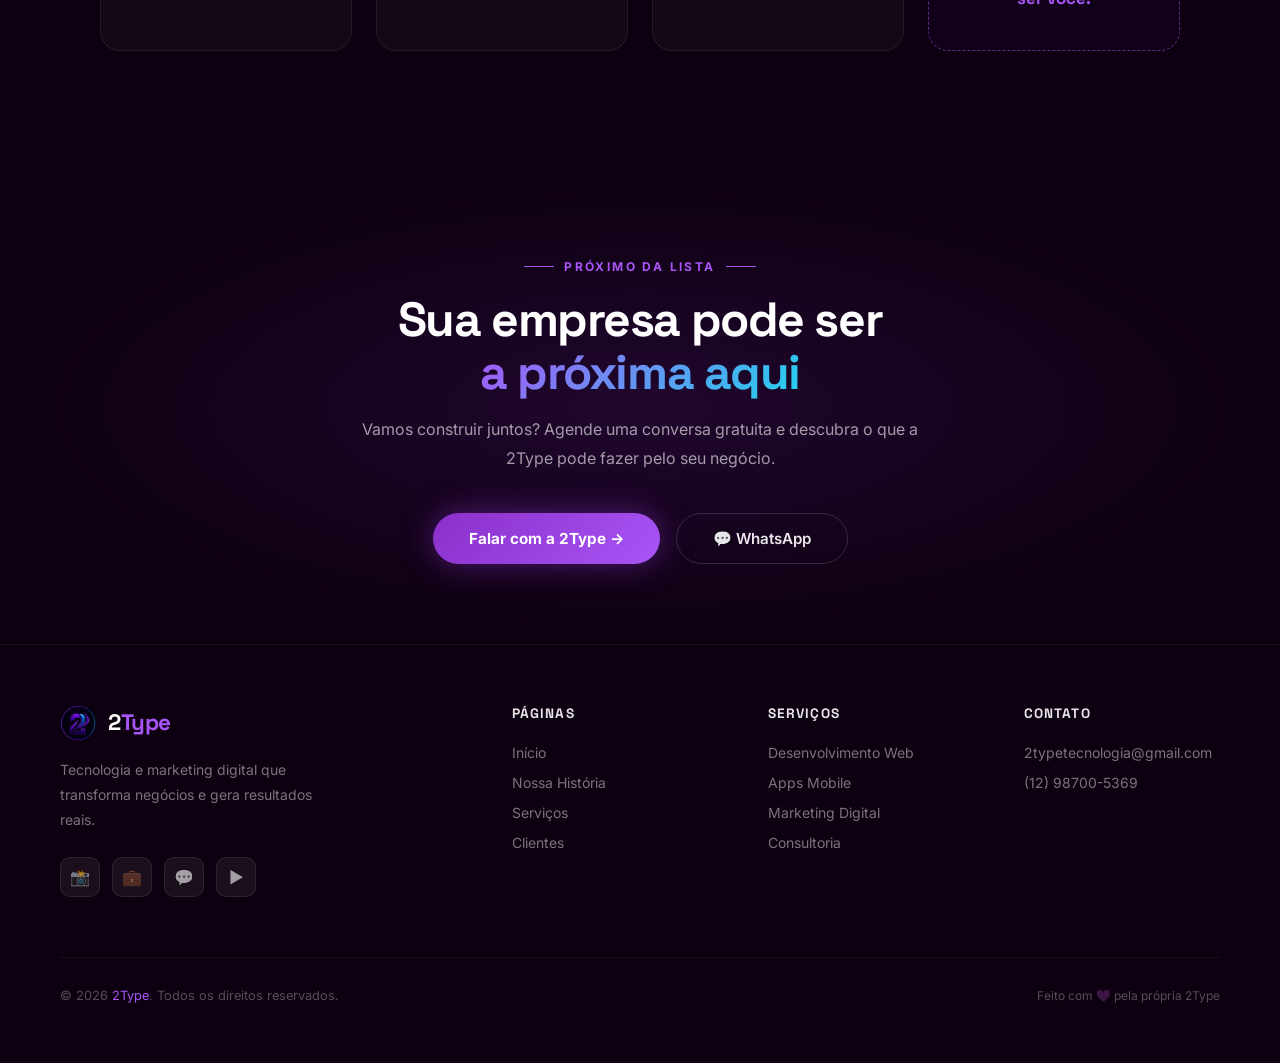
<file: clientes.html>
<!DOCTYPE html>
<html lang="pt-BR">
<head>
  <meta charset="UTF-8"/>
  <meta name="viewport" content="width=device-width, initial-scale=1.0"/>
  <!-- Primary Meta Tags -->
  <title>Clientes | Portfólio de Sucesso | 2Type</title>
  <meta name="title" content="Clientes | Portfólio de Sucesso | 2Type" />
  <meta name="description" content="Conheça as empresas que escalaram seus negócios com as soluções de tecnologia e marketing digital da 2Type. Veja nossos cases de sucesso." />
  <meta name="keywords" content="clientes 2type, portfólio 2type, cases de sucesso, empresas de tecnologia, parceiros" />
  <meta name="author" content="2Type" />
  <link rel="canonical" href="https://www.twotype.com/clientes.html" />

  <!-- Open Graph -->
  <meta property="og:type" content="website" />
  <meta property="og:url" content="https://www.twotype.com/clientes.html" />
  <meta property="og:title" content="Nossos Clientes | 2Type" />
  <meta property="og:description" content="Veja as empresas que transformaram seus resultados através do nosso ecossistema digital." />
  <meta property="og:image" content="https://www.twotype.com/assets/images/og_image_2type.jpg" />
  <link rel="preconnect" href="https://fonts.googleapis.com"/>
  <link rel="preconnect" href="https://fonts.gstatic.com" crossorigin/>
  <link href="https://fonts.googleapis.com/css2?family=Inter:wght@300;400;500;600;700;800;900&family=Space+Grotesk:wght@300;400;500;600;700&display=swap" rel="stylesheet"/>
  <link rel="stylesheet" href="assets/css/main.css"/>
  <style>
    .clients-section{max-width:1200px;margin:0 auto;padding:80px 60px 120px}
    .clients-intro{text-align:center;margin-bottom:80px}
    .clients-intro .section-desc{max-width:560px;margin:16px auto 0;text-align:center}

    /* Category filter */
    .filter-bar{display:flex;align-items:center;justify-content:center;gap:12px;flex-wrap:wrap;margin-bottom:64px}
    .filter-btn{padding:9px 22px;border-radius:100px;font-size:0.82rem;font-weight:600;letter-spacing:0.06em;text-transform:uppercase;border:1px solid rgba(255,255,255,0.12);background:transparent;color:rgba(255,255,255,0.55);cursor:none;transition:all 0.3s}
    .filter-btn:hover,.filter-btn.active{background:rgba(107,33,168,0.3);border-color:rgba(168,85,247,0.5);color:var(--white)}

    /* Logos grid */
    .logos-grid{display:grid;grid-template-columns:repeat(4,1fr);gap:24px}
    .logo-card{
      background:rgba(255,255,255,0.03);
      border:1px solid rgba(255,255,255,0.07);
      border-radius:20px;padding:40px 28px;
      display:flex;flex-direction:column;align-items:center;justify-content:center;
      gap:16px;min-height:160px;
      position:relative;overflow:hidden;cursor:none;
      transition:all 0.4s var(--ease-smooth);
    }
    .logo-card::before{content:'';position:absolute;inset:0;background:linear-gradient(135deg,rgba(107,33,168,0.12) 0%,transparent 60%);opacity:0;transition:opacity 0.4s}
    .logo-card::after{content:'';position:absolute;bottom:0;left:0;right:0;height:2px;background:linear-gradient(90deg,var(--purple-vivid),var(--teal-core));transform:scaleX(0);transition:transform 0.4s var(--ease-smooth);transform-origin:left}
    .logo-card:hover{border-color:rgba(168,85,247,0.3);transform:translateY(-6px);box-shadow:0 24px 50px rgba(0,0,0,0.4),0 0 0 1px rgba(168,85,247,0.1)}
    .logo-card:hover::before{opacity:1}
    .logo-card:hover::after{transform:scaleX(1)}

    /* Logo mark inside card */
    .logo-mark{
      width:72px;height:72px;border-radius:16px;
      display:flex;align-items:center;justify-content:center;
      font-weight:800;font-size:1.4rem;font-family:var(--font-main);
      position:relative;
      transition:transform 0.3s var(--ease-smooth);
      flex-shrink:0;
    }
    .logo-card:hover .logo-mark{transform:scale(1.08)}
    .logo-name{font-family:var(--font-main);font-weight:700;font-size:0.95rem;color:rgba(255,255,255,0.85);text-align:center;line-height:1.3}
    .logo-sector{font-size:0.75rem;color:rgba(255,255,255,0.35);text-align:center;font-weight:500;letter-spacing:0.05em;text-transform:uppercase}
    .logo-tag{
      position:absolute;top:14px;right:14px;
      background:rgba(107,33,168,0.4);
      border:1px solid rgba(168,85,247,0.3);
      color:var(--purple-light);
      font-size:0.65rem;font-weight:700;letter-spacing:0.08em;text-transform:uppercase;
      padding:3px 10px;border-radius:100px;
    }

    /* Gradient combos for logo marks */
    .lm-1{background:linear-gradient(135deg,#6B21A8,#9333EA)}
    .lm-2{background:linear-gradient(135deg,#0EA5E9,#06B6D4)}
    .lm-3{background:linear-gradient(135deg,#059669,#10B981)}
    .lm-4{background:linear-gradient(135deg,#DC2626,#F97316)}
    .lm-5{background:linear-gradient(135deg,#7C3AED,#06B6D4)}
    .lm-6{background:linear-gradient(135deg,#DB2777,#9333EA)}
    .lm-7{background:linear-gradient(135deg,#D97706,#F59E0B)}
    .lm-8{background:linear-gradient(135deg,#2563EB,#7C3AED)}
    .lm-9{background:linear-gradient(135deg,#065F46,#059669)}
    .lm-10{background:linear-gradient(135deg,#9333EA,#EC4899)}
    .lm-11{background:linear-gradient(135deg,#1D4ED8,#0EA5E9)}
    .lm-12{background:linear-gradient(135deg,#B45309,#D97706)}

    /* Trusted by strip */
    .trust-strip{
      text-align:center;padding:60px;
      background:rgba(107,33,168,0.06);
      border-top:1px solid rgba(168,85,247,0.1);
      border-bottom:1px solid rgba(168,85,247,0.1);
      margin-bottom:80px;
    }
    .trust-numbers{display:flex;justify-content:center;gap:80px;margin-top:40px;flex-wrap:wrap}
    .trust-num{text-align:center}
    .trust-num-val{font-family:var(--font-main);font-size:3rem;font-weight:800;background:linear-gradient(135deg,var(--white),var(--purple-light));-webkit-background-clip:text;-webkit-text-fill-color:transparent;background-clip:text}
    .trust-num-lbl{color:rgba(255,255,255,0.45);font-size:0.85rem;margin-top:4px;letter-spacing:0.05em}

    /* CTA bottom */
    .clients-cta{text-align:center;padding:80px 60px;position:relative;overflow:hidden}
    .clients-cta-glow{position:absolute;inset:0;background:radial-gradient(ellipse at center,rgba(107,33,168,0.2) 0%,transparent 70%);pointer-events:none}
    .clients-cta-inner{position:relative;z-index:2;max-width:600px;margin:0 auto}
    .clients-cta h2{font-family:var(--font-main);font-size:clamp(1.8rem,4vw,3rem);font-weight:800;line-height:1.1;letter-spacing:-0.03em;margin-bottom:16px}
    .clients-cta p{color:rgba(255,255,255,0.6);font-size:1rem;line-height:1.8;margin-bottom:40px}
    .cta-btns{display:flex;gap:16px;justify-content:center;flex-wrap:wrap}

    @media(max-width:1024px){.logos-grid{grid-template-columns:repeat(3,1fr)}}
    @media(max-width:768px){
      .clients-section{padding:40px 16px 80px}
      .logos-grid{display:flex;flex-wrap:nowrap;overflow-x:auto;scroll-snap-type:x mandatory;gap:16px;padding-bottom:24px;-webkit-overflow-scrolling:touch;scrollbar-width:none}
      .logos-grid::-webkit-scrollbar{display:none}
      .logo-card{scroll-snap-align:center;flex:0 0 85%;max-width:85%}
      .trust-numbers{flex-direction:column;gap:40px}
      .clients-cta{padding:60px 20px}
    }
  </style>
</head>
<body>
  <div id="cursor"></div>
  <div id="cursor-follower"></div>

  <nav id="navbar">
    <a href="index.html" class="nav-logo">
      <img src="assets/images/logo2type.jpeg" alt="2Type Logo" style="width:44px; height:44px; border-radius:50%; object-fit:cover;"/>
      <span class="nav-logo-text">2<span>Type</span></span>
    </a>
    <ul class="nav-links">
      <li><a href="historia.html">Nossa História</a></li>
      <li><a href="servicos.html">Serviços</a></li>
      <li><a href="clientes.html" class="active">Clientes</a></li>
      <li><a href="index.html#marketing">Marketing</a></li>
      <li><a href="index.html#contact">Contato</a></li>
      <li><a href="index.html#contact" class="nav-cta">Começar Projeto →</a></li>
    </ul>
    <button class="hamburger" id="hamburger-btn">
      <span></span><span></span><span></span>
    </button>
  </nav>

  <!-- PAGE HERO -->
  <div class="page-hero">
    <div class="page-hero-glow"></div>
    <div class="page-hero-grid"></div>
    <div class="page-hero-inner">
      <div class="page-hero-badge"><div class="page-hero-dot"></div>Nossos Clientes Ativos</div>
      <h1 class="page-hero-title">
        Empresas que<br/><span style="background:linear-gradient(135deg,#A855F7,#22D3EE);-webkit-background-clip:text;-webkit-text-fill-color:transparent;background-clip:text">confiam na 2Type</span>
      </h1>
      <p class="page-hero-sub">São parceiros reais — negócios que escolheram a 2Type para transformar sua presença digital e crescer com tecnologia.</p>
    </div>
  </div>

  <!-- TRUST STRIP -->
  <div class="trust-strip reveal">
    <div class="section-label" style="justify-content:center"><div class="section-label-line"></div>Números que falam por si<div class="section-label-line"></div></div>
    <div class="trust-numbers">
      <div class="trust-num"><div class="trust-num-val">30+</div><div class="trust-num-lbl">Clientes Ativos</div></div>
      <div class="trust-num"><div class="trust-num-val">12+</div><div class="trust-num-lbl">Segmentos Atendidos</div></div>
      <div class="trust-num"><div class="trust-num-val">98%</div><div class="trust-num-lbl">Taxa de Satisfação</div></div>
      <div class="trust-num"><div class="trust-num-val">5+</div><div class="trust-num-lbl">Estados do Brasil</div></div>
    </div>
  </div>

  <!-- CLIENTS GRID -->
  <div class="clients-section">
    <div class="clients-intro reveal">
      <div class="section-label" style="justify-content:center"><div class="section-label-line"></div>Portfólio de Clientes<div class="section-label-line"></div></div>
      <h2 class="section-title">Clientes <span class="accent">ativos</span></h2>
      <p class="section-desc">Cada logo abaixo representa uma parceria real, um projeto entregue e um negócio transformado.</p>
    </div>

    <div class="logos-grid" id="logos-grid">

      <div class="logo-card reveal">
        <div class="logo-tag">Ativo</div>
        <img src="assets/images/clients/2typecontrollogo.png" alt="2Type Control" class="logo-mark" style="background:transparent; width:auto; height:80px; border-radius:0;"/>
        <div class="logo-name">2Type Control</div>
      </div>

      <div class="logo-card reveal reveal-delay-1">
        <div class="logo-tag">Ativo</div>
        <img src="assets/images/clients/cafedoewertonlogo.png" alt="Café do Ewerton" class="logo-mark" style="background:transparent; width:auto; height:80px; border-radius:0;"/>
        <div class="logo-name">Café do Ewerton</div>
      </div>

      <div class="logo-card reveal reveal-delay-2">
        <div class="logo-tag">Ativo</div>
        <img src="assets/images/clients/kaleologo.jpeg" alt="Kaleo" class="logo-mark" style="background:transparent; width:auto; height:80px; border-radius:0;"/>
        <div class="logo-name">Kaleo</div>
      </div>

      <div class="logo-card reveal reveal-delay-3">
        <div class="logo-tag">Ativo</div>
        <img src="assets/images/clients/logobarbosa.webp" alt="Barbosa" class="logo-mark" style="background:transparent; width:auto; height:80px; border-radius:0;"/>
        <div class="logo-name">Barbosa</div>
      </div>

      <div class="logo-card reveal">
        <div class="logo-tag">Ativo</div>
        <img src="assets/images/clients/luhcandylogo.jpg" alt="Luh Candy" class="logo-mark" style="background:transparent; width:auto; height:80px; border-radius:0;"/>
        <div class="logo-name">Luh Candy</div>
      </div>

      <div class="logo-card reveal reveal-delay-1">
        <div class="logo-tag">Ativo</div>
        <img src="assets/images/clients/mizaellogo.png" alt="Mizael" class="logo-mark" style="background:transparent; width:auto; height:80px; border-radius:0;"/>
        <div class="logo-name">Mizael</div>
      </div>

      <div class="logo-card reveal reveal-delay-2">
        <div class="logo-tag">Ativo</div>
        <img src="assets/emblemasemfundo.png" alt="JV" class="logo-mark" style="background:transparent; width:auto; height:80px; border-radius:0;"/>
        <div class="logo-name">JV</div>
      </div>

      <a href="index.html#contact" class="logo-card reveal reveal-delay-2" style="text-decoration:none; display:flex; flex-direction:column; justify-content:center; align-items:center; border: 1px dashed rgba(168,85,247,0.5); background:rgba(107,33,168,0.05);">
        <div style="font-size:3rem; color:var(--purple-bright); margin-bottom:12px; line-height:1; transition:transform 0.3s var(--ease-smooth);" class="logo-mark">+</div>
        <div class="logo-name" style="color:var(--purple-bright); font-size:1.05rem;">O próximo pode<br/>ser você!</div>
      </a>

    </div>
  </div>

  <!-- CTA -->
  <div class="clients-cta">
    <div class="clients-cta-glow"></div>
    <div class="clients-cta-inner reveal">
      <div class="section-label" style="justify-content:center;margin-bottom:20px"><div class="section-label-line"></div>Próximo da lista<div class="section-label-line"></div></div>
      <h2>Sua empresa pode ser<br/><span style="background:linear-gradient(135deg,#A855F7,#22D3EE);-webkit-background-clip:text;-webkit-text-fill-color:transparent;background-clip:text">a próxima aqui</span></h2>
      <p>Vamos construir juntos? Agende uma conversa gratuita e descubra o que a 2Type pode fazer pelo seu negócio.</p>
      <div class="cta-btns">
        <a href="index.html#contact" class="btn-primary">Falar com a 2Type →</a>
        <a href="https://wa.me/5512987005369?text=Ol%C3%A1!%20Vi%20os%20cases%20de%20sucesso%20e%20quero%20que%20minha%20empresa%20seja%20o%20pr%C3%B3ximo!" class="btn-secondary">💬 WhatsApp</a>
      </div>
    </div>
  </div>

  <!-- FOOTER -->
  <footer>
    <div class="footer-inner">
      <div class="footer-brand">
        <a href="index.html" class="nav-logo">
          <img src="assets/images/logo2type.jpeg" alt="2Type Logo" style="width:36px; height:36px; border-radius:50%; object-fit:cover;"/>
          <span class="nav-logo-text">2<span>Type</span></span>
        </a>
        <p>Tecnologia e marketing digital que transforma negócios e gera resultados reais.</p>
        <div class="footer-socials">
          <a href="https://www.instagram.com/2typeofc/" target="_blank" class="social-btn" title="Instagram">📸</a>
          <a href="#" class="social-btn">💼</a>
          <a href="https://wa.me/5512987005369?text=Ol%C3%A1!%20Vim%20pelo%20site%20e%20gostaria%20de%20mais%20informa%C3%A7%C3%B5es." class="social-btn">💬</a>
          <a href="#" class="social-btn">▶️</a>
        </div>
      </div>
      <div class="footer-col"><h4>Páginas</h4><ul><li><a href="index.html">Início</a></li><li><a href="historia.html">Nossa História</a></li><li><a href="servicos.html">Serviços</a></li><li><a href="clientes.html">Clientes</a></li></ul></div>
      <div class="footer-col"><h4>Serviços</h4><ul><li><a href="servicos.html">Desenvolvimento Web</a></li><li><a href="servicos.html">Apps Mobile</a></li><li><a href="servicos.html">Marketing Digital</a></li><li><a href="servicos.html">Consultoria</a></li></ul></div>
      <div class="footer-col"><h4>Contato</h4><ul><li><a href="mailto:2typetecnologia@gmail.com">2typetecnologia@gmail.com</a></li><li><a href="https://wa.me/5512987005369">(12) 98700-5369</a></li></ul></div>
    </div>
    <div class="footer-bottom"><p>© 2026 <span>2Type</span>. Todos os direitos reservados.</p><p style="font-size:0.75rem">Feito com 💜 pela própria 2Type</p></div>
  </footer>

  <script>
    const cursor=document.getElementById('cursor'),follower=document.getElementById('cursor-follower');
    let mX=0,mY=0,fX=0,fY=0;
    document.addEventListener('mousemove',e=>{mX=e.clientX;mY=e.clientY;cursor.style.left=mX+'px';cursor.style.top=mY+'px'});
    (function anim(){fX+=(mX-fX)*0.12;fY+=(mY-fY)*0.12;follower.style.left=fX+'px';follower.style.top=fY+'px';requestAnimationFrame(anim)})();
    document.querySelectorAll('a,button,.logo-card').forEach(el=>{
      el.addEventListener('mouseenter',()=>{cursor.style.transform='translate(-50%,-50%) scale(2)';follower.style.borderColor='rgba(168,85,247,0.8)'});
      el.addEventListener('mouseleave',()=>{cursor.style.transform='translate(-50%,-50%) scale(1)';follower.style.borderColor='rgba(168,85,247,0.5)'});
    });
    window.addEventListener('scroll',()=>document.getElementById('navbar').classList.toggle('scrolled',scrollY>40));
    const obs=new IntersectionObserver(e=>e.forEach(x=>{if(x.isIntersecting)x.target.classList.add('visible')}),{threshold:0.1,rootMargin:'0px 0px -60px 0px'});
    document.querySelectorAll('.reveal').forEach(r=>obs.observe(r));
  </script>
</body>
</html>
</file>
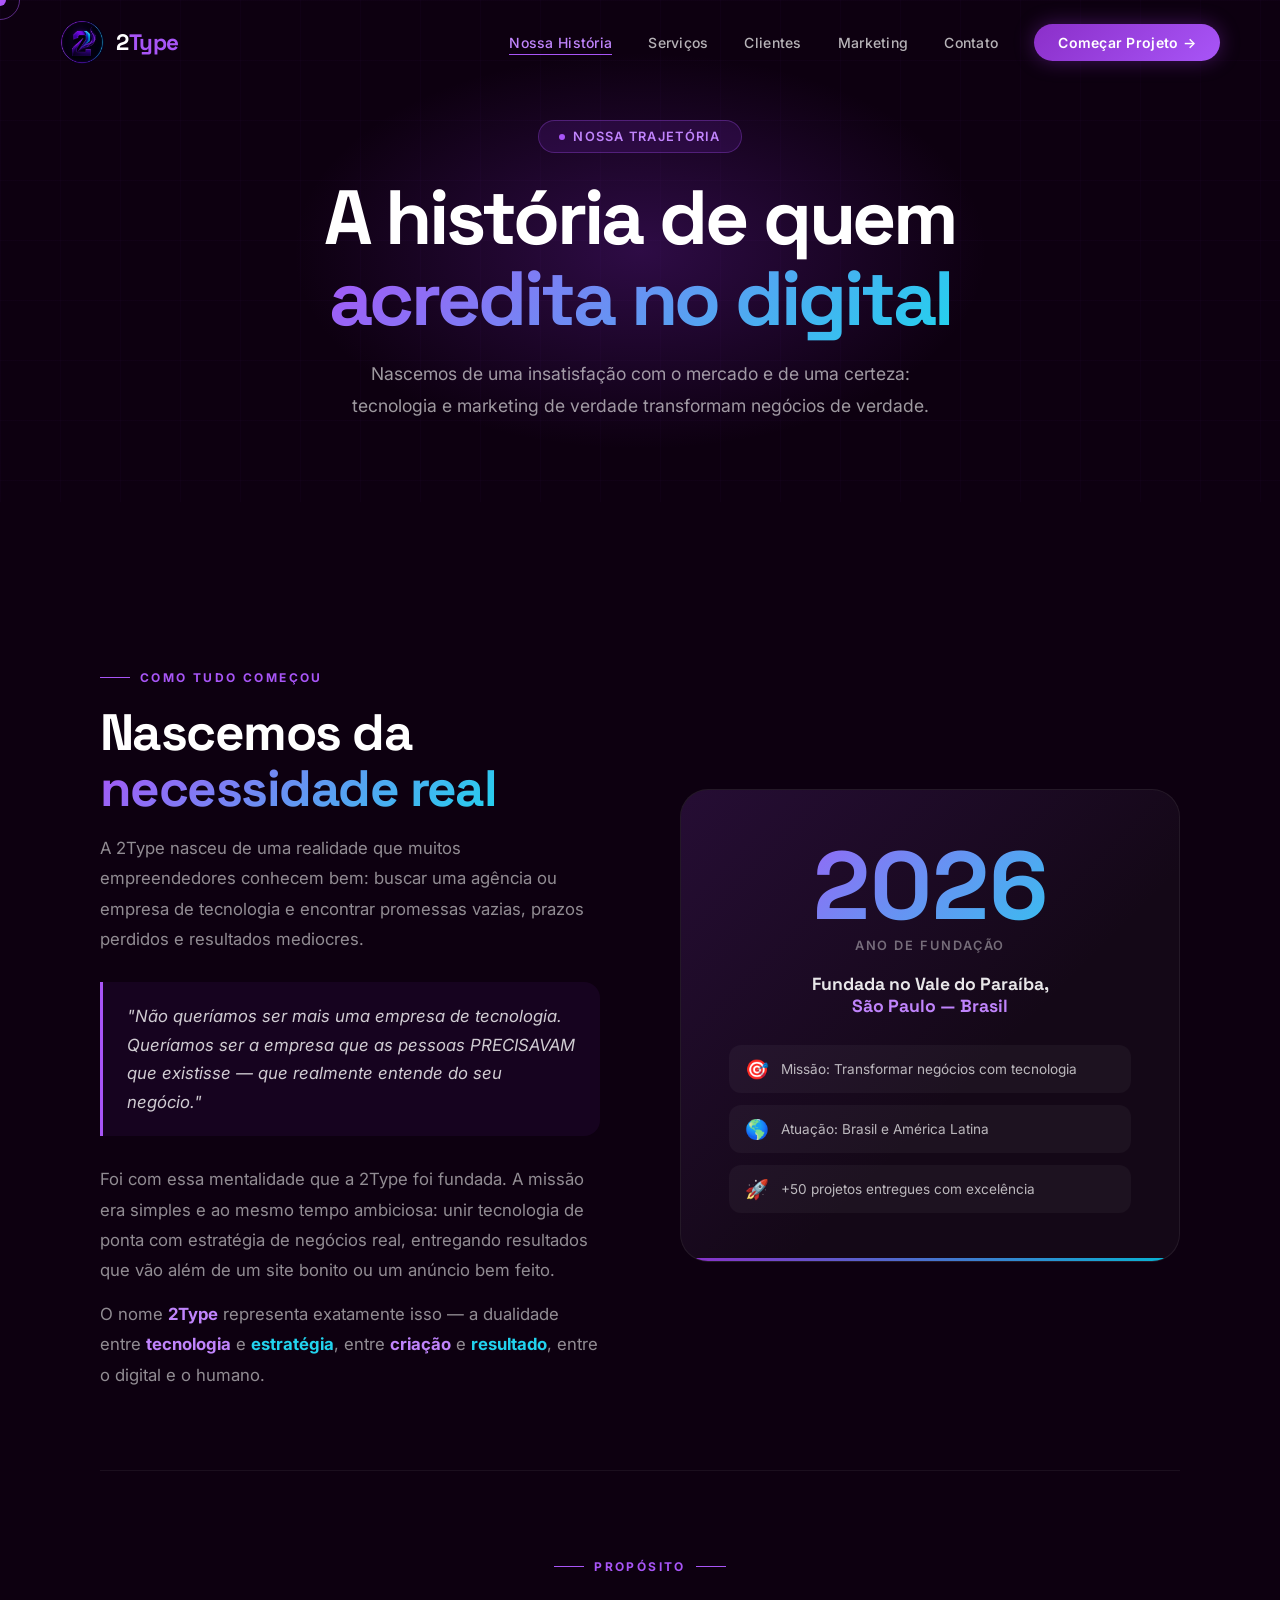
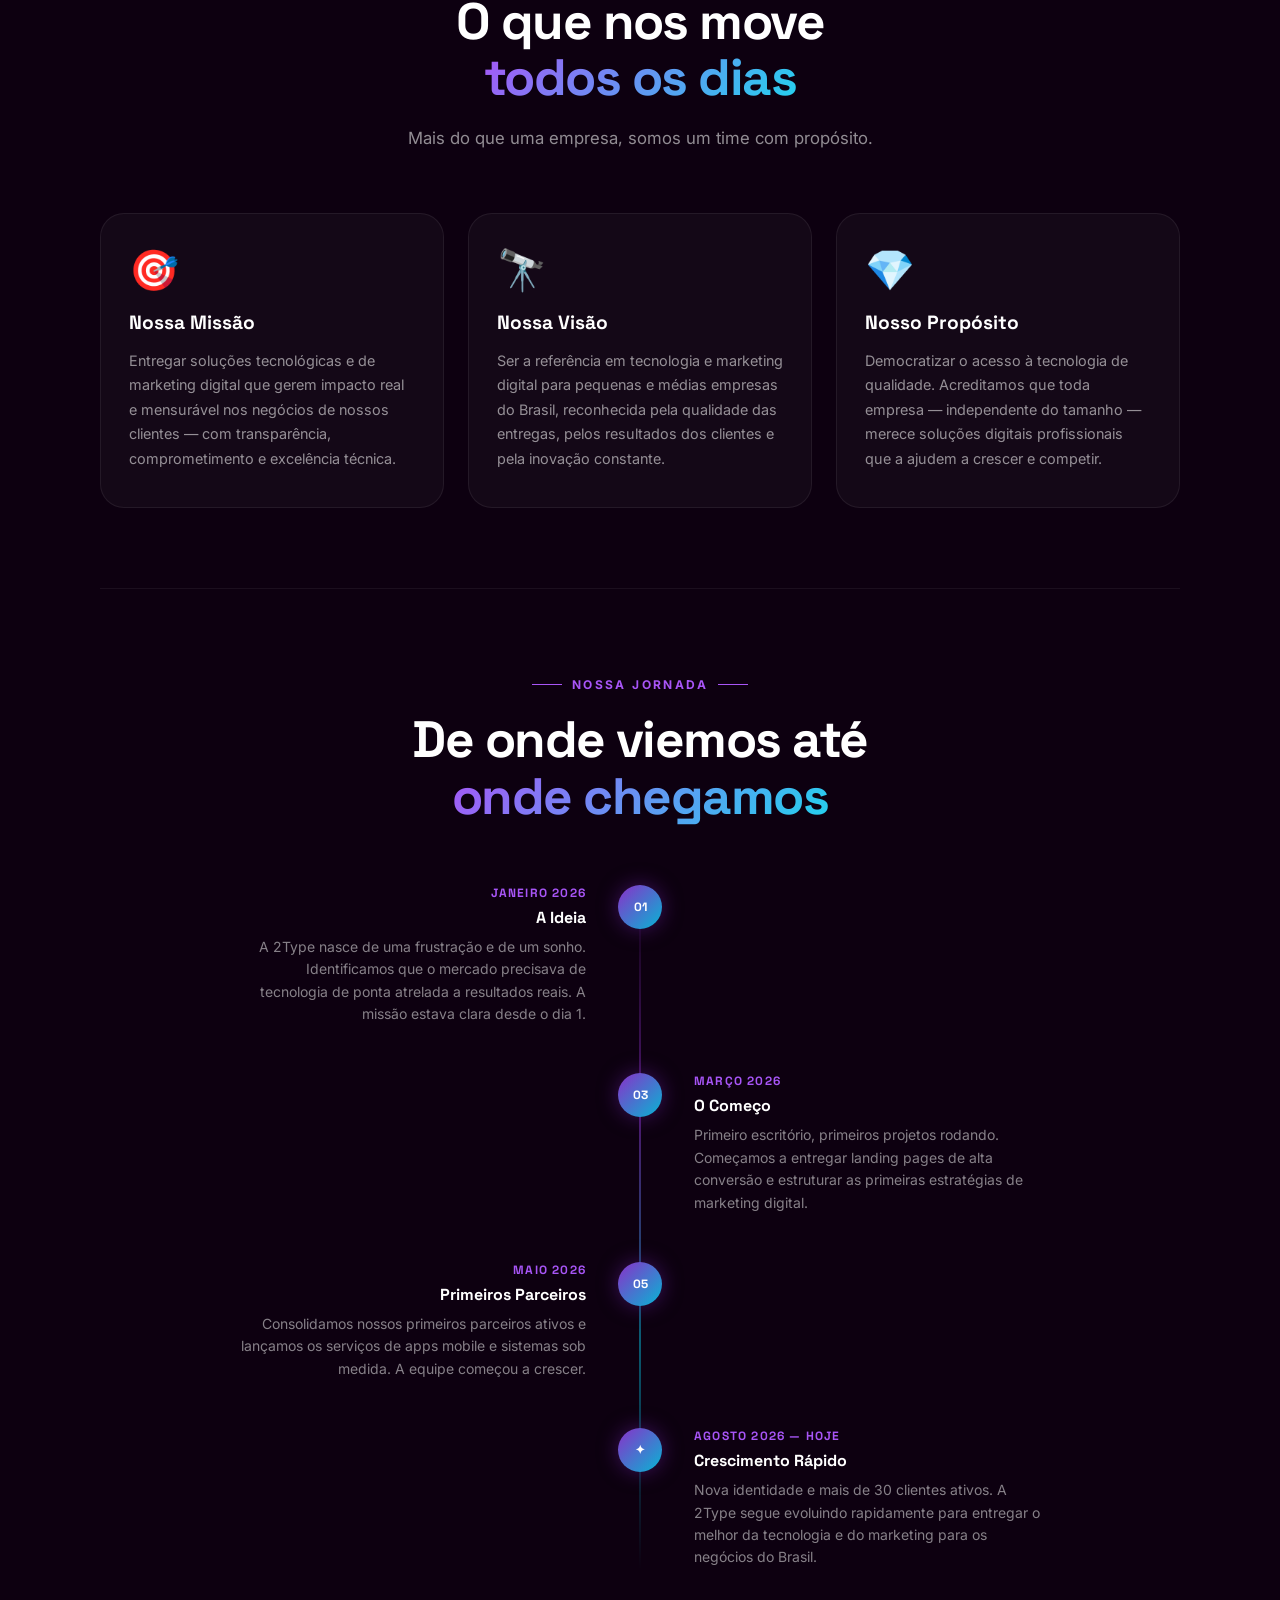
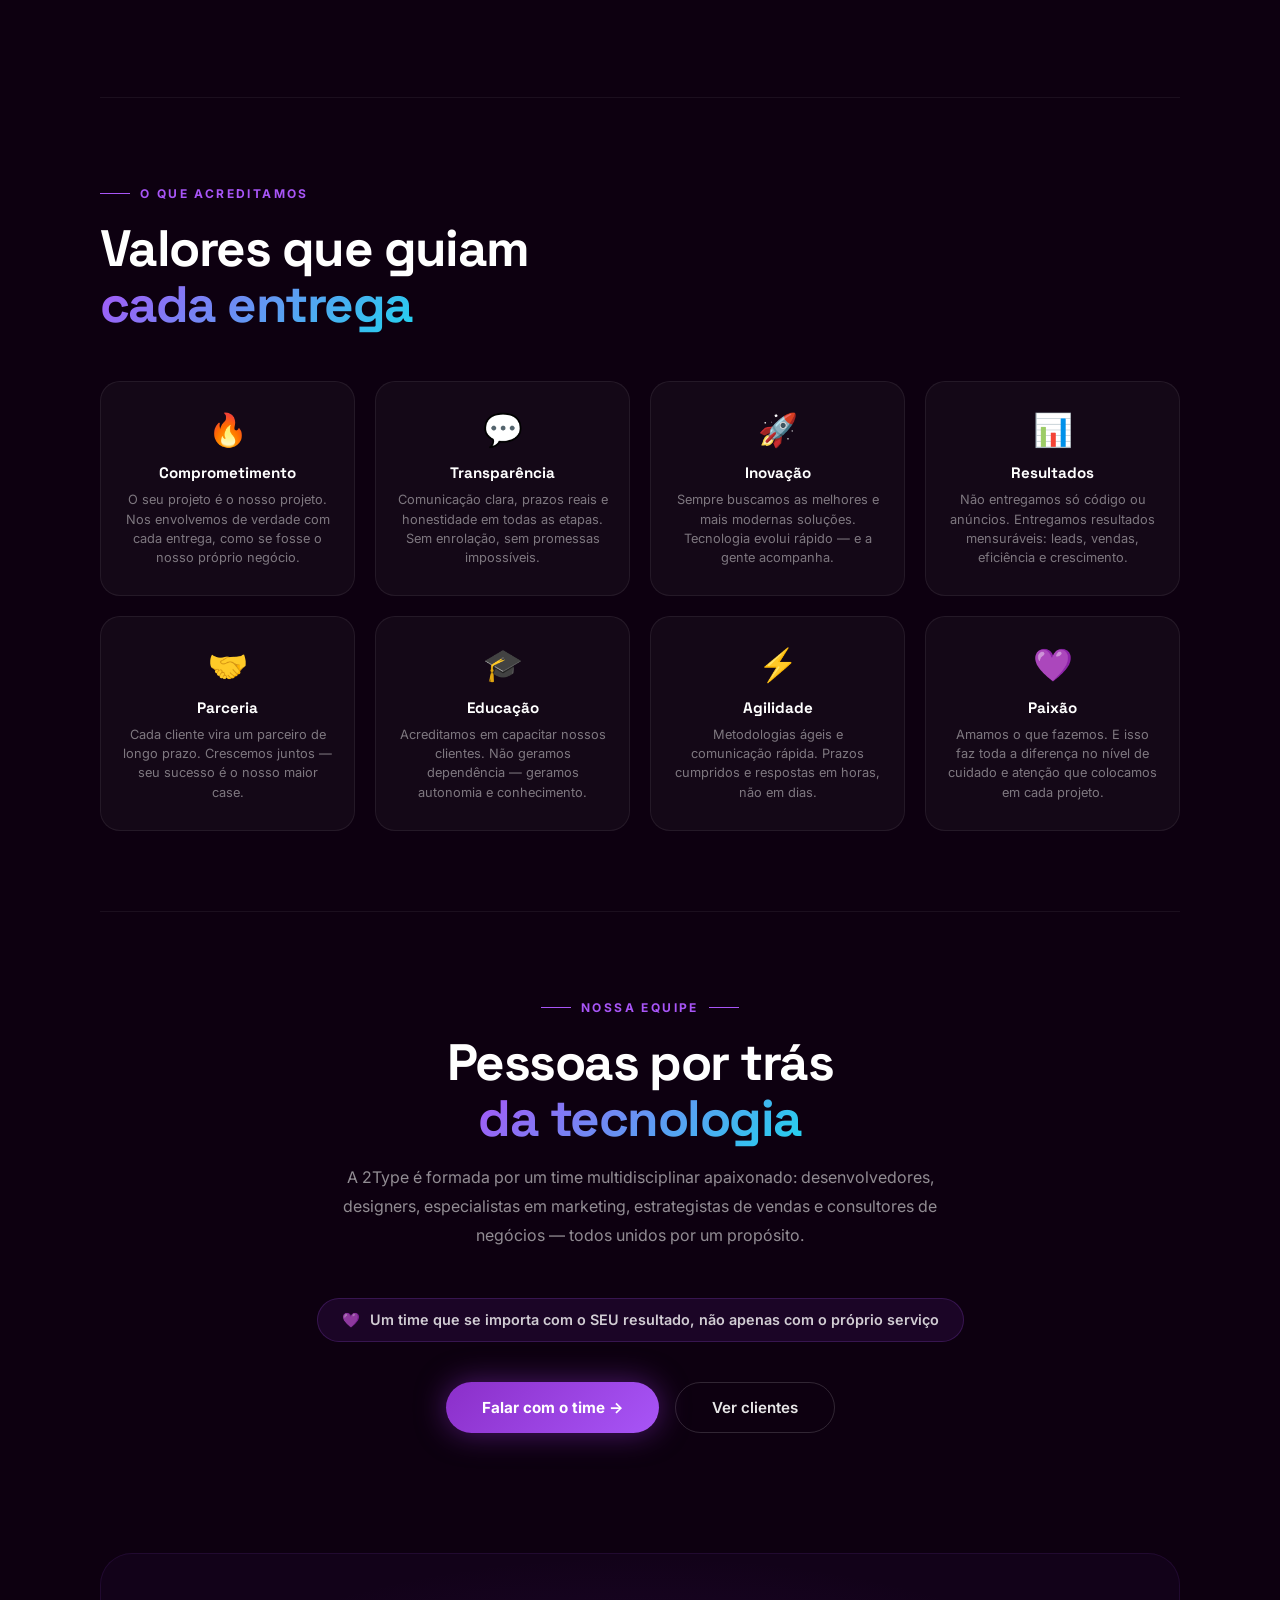
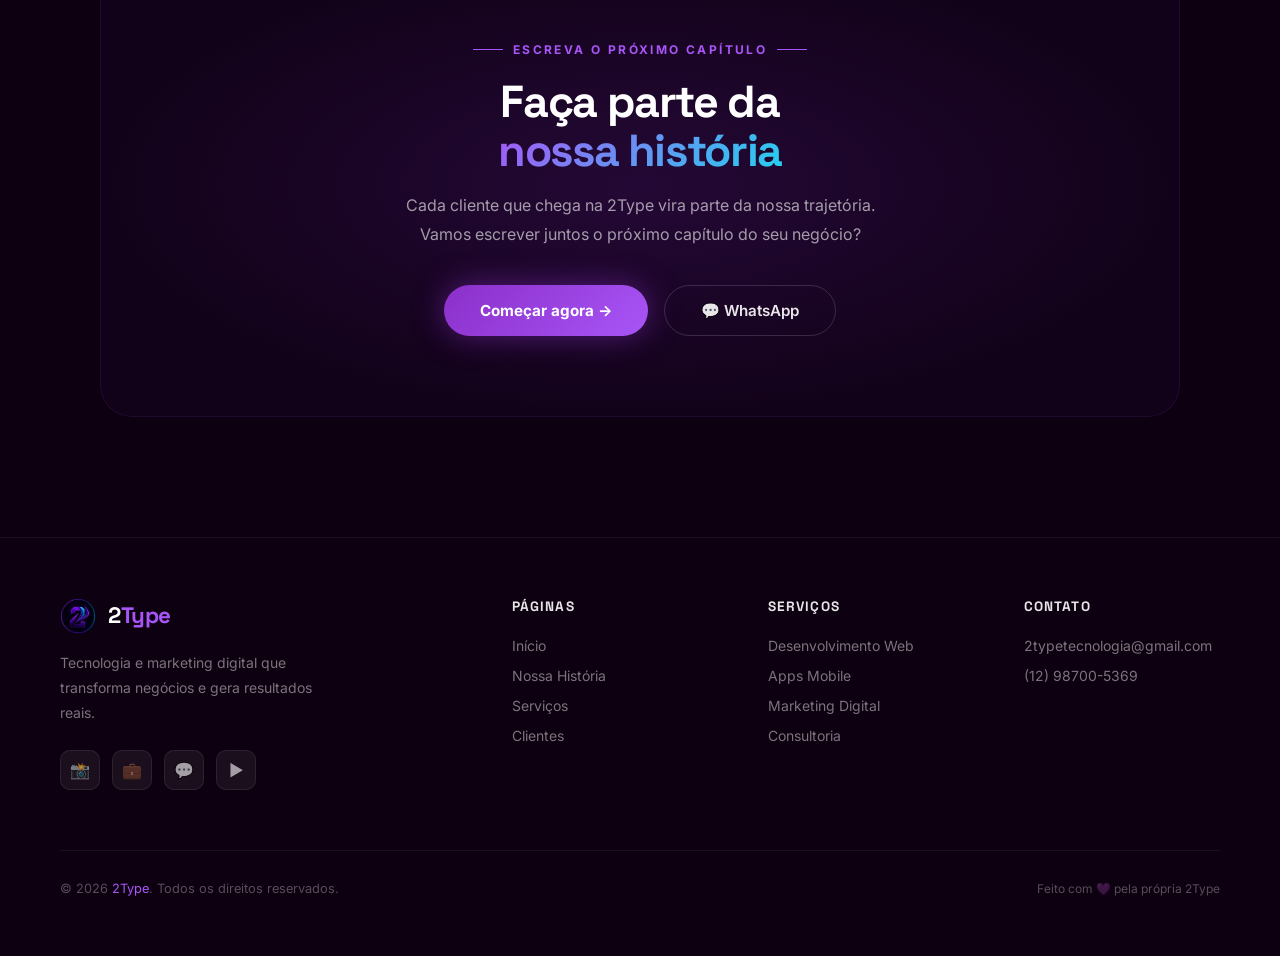
<file: historia.html>
<!DOCTYPE html>
<html lang="pt-BR">
<head>
  <meta charset="UTF-8"/>
  <meta name="viewport" content="width=device-width, initial-scale=1.0"/>
  <!-- Primary Meta Tags -->
  <title>Nossa História | Quem Somos | 2Type</title>
  <meta name="title" content="Nossa História | Quem Somos | 2Type" />
  <meta name="description" content="Conheça a história da 2Type — como nascemos, nossos valores e nosso propósito de transformar negócios com tecnologia real e acessível." />
  <meta name="keywords" content="sobre a 2type, história da 2type, quem somos, agência de tecnologia, valores, propósito" />
  <meta name="author" content="2Type" />
  <link rel="canonical" href="https://www.twotype.com/historia.html" />

  <!-- Open Graph -->
  <meta property="og:type" content="website" />
  <meta property="og:url" content="https://www.twotype.com/historia.html" />
  <meta property="og:title" content="Nossa História | 2Type" />
  <meta property="og:description" content="Conheça nossa trajetória e veja por que somos movidos a transformar negócios com tecnologia." />
  <meta property="og:image" content="https://www.twotype.com/assets/images/og_image_2type.jpg" />
  <link rel="preconnect" href="https://fonts.googleapis.com"/>
  <link rel="preconnect" href="https://fonts.gstatic.com" crossorigin/>
  <link href="https://fonts.googleapis.com/css2?family=Inter:wght@300;400;500;600;700;800;900&family=Space+Grotesk:wght@300;400;500;600;700&display=swap" rel="stylesheet"/>
  <link rel="stylesheet" href="assets/css/main.css"/>
  <style>
    .history-page{max-width:1200px;margin:0 auto;padding:80px 60px 120px}

    /* Origin story */
    .origin-section{
      display:grid;grid-template-columns:1fr 1fr;gap:80px;align-items:center;
      padding:80px 0;border-bottom:1px solid rgba(255,255,255,0.06);
    }
    .origin-text .section-desc{max-width:100%}
    .origin-text blockquote{
      border-left:3px solid var(--purple-bright);
      padding:20px 24px;
      background:rgba(107,33,168,0.1);
      border-radius:0 16px 16px 0;
      margin:28px 0;
      font-style:italic;
      color:rgba(255,255,255,0.8);
      font-size:1.05rem;line-height:1.7;
    }
    .origin-visual{position:relative;display:flex;align-items:center;justify-content:center}
    .origin-card{
      background:rgba(255,255,255,0.03);border:1px solid rgba(255,255,255,0.07);
      border-radius:28px;padding:48px;text-align:center;position:relative;overflow:hidden;
      width:100%;
    }
    .origin-card::before{content:'';position:absolute;inset:0;background:linear-gradient(135deg,rgba(107,33,168,0.2) 0%,transparent 60%)}
    .origin-card::after{content:'';position:absolute;bottom:0;left:0;right:0;height:3px;background:linear-gradient(90deg,var(--purple-vivid),var(--teal-core))}
    .origin-year{font-family:var(--font-main);font-size:6rem;font-weight:900;line-height:1;background:linear-gradient(135deg,var(--purple-bright),var(--teal-vivid));-webkit-background-clip:text;-webkit-text-fill-color:transparent;background-clip:text;position:relative;z-index:1}
    .origin-year-label{font-size:0.8rem;font-weight:600;letter-spacing:0.15em;text-transform:uppercase;color:rgba(255,255,255,0.4);position:relative;z-index:1;margin-top:4px}
    .origin-founding{font-family:var(--font-main);font-size:1.1rem;font-weight:700;color:rgba(255,255,255,0.9);position:relative;z-index:1;margin-top:20px}
    .origin-founding span{color:var(--purple-light)}

    /* Mission/Vision/Values */
    .mvv-section{padding:80px 0;border-bottom:1px solid rgba(255,255,255,0.06)}
    .mvv-header{text-align:center;margin-bottom:60px}
    .mvv-header .section-desc{max-width:560px;margin:16px auto 0;text-align:center}
    .mvv-grid{display:grid;grid-template-columns:repeat(3,1fr);gap:24px}
    .mvv-card{
      background:rgba(255,255,255,0.03);border:1px solid rgba(255,255,255,0.07);
      border-radius:24px;padding:36px 28px;position:relative;overflow:hidden;
      transition:all 0.4s;cursor:none;
    }
    .mvv-card::after{content:'';position:absolute;bottom:0;left:0;right:0;height:2px;background:linear-gradient(90deg,var(--purple-vivid),var(--teal-core));transform:scaleX(0);transition:transform 0.4s;transform-origin:left}
    .mvv-card:hover{border-color:rgba(168,85,247,0.3);transform:translateY(-6px)}
    .mvv-card:hover::after{transform:scaleX(1)}
    .mvv-icon{font-size:2.5rem;margin-bottom:20px;line-height:1}
    .mvv-title{font-family:var(--font-main);font-weight:800;font-size:1.2rem;margin-bottom:14px}
    .mvv-desc{color:rgba(255,255,255,0.55);font-size:0.9rem;line-height:1.7}

    /* Timeline */
    .timeline-section{padding:80px 0;border-bottom:1px solid rgba(255,255,255,0.06)}
    .timeline-header{text-align:center;margin-bottom:60px}
    .timeline{position:relative;max-width:800px;margin:0 auto}
    .timeline::before{content:'';position:absolute;left:50%;top:0;bottom:0;width:1px;background:linear-gradient(to bottom,transparent,var(--purple-vivid),var(--teal-core),transparent);transform:translateX(-50%)}
    .timeline-item{display:grid;grid-template-columns:1fr auto 1fr;gap:32px;align-items:start;margin-bottom:48px;position:relative}
    .timeline-item:nth-child(odd) .tl-content{grid-column:1;text-align:right}
    .timeline-item:nth-child(odd) .tl-empty{grid-column:3}
    .timeline-item:nth-child(even) .tl-content{grid-column:3;text-align:left}
    .timeline-item:nth-child(even) .tl-empty{grid-column:1}
    .tl-dot{
      grid-column:2;width:44px;height:44px;border-radius:50%;
      background:linear-gradient(135deg,var(--purple-vivid),var(--teal-core));
      display:flex;align-items:center;justify-content:center;
      font-weight:800;font-size:0.75rem;font-family:var(--font-main);
      flex-shrink:0;position:relative;z-index:2;
      box-shadow:0 0 20px rgba(107,33,168,0.5);
      transition:transform 0.3s,box-shadow 0.3s;cursor:none;
    }
    .timeline-item:hover .tl-dot{transform:scale(1.15);box-shadow:0 0 30px rgba(107,33,168,0.8)}
    .tl-year{font-family:var(--font-main);font-size:0.75rem;font-weight:700;letter-spacing:0.1em;color:var(--purple-bright);text-transform:uppercase;margin-bottom:6px}
    .tl-title{font-family:var(--font-main);font-weight:700;font-size:1rem;margin-bottom:8px}
    .tl-desc{color:rgba(255,255,255,0.5);font-size:0.875rem;line-height:1.6}

    /* Values */
    .values-section{padding:80px 0}
    .values-grid{display:grid;grid-template-columns:repeat(4,1fr);gap:20px;margin-top:48px}
    .value-card{
      background:rgba(255,255,255,0.03);border:1px solid rgba(255,255,255,0.07);
      border-radius:20px;padding:28px 20px;text-align:center;
      transition:all 0.3s;cursor:none;
    }
    .value-card:hover{border-color:rgba(168,85,247,0.3);background:rgba(107,33,168,0.1);transform:translateY(-4px)}
    .value-icon{font-size:2rem;margin-bottom:14px}
    .value-title{font-family:var(--font-main);font-weight:700;font-size:0.95rem;margin-bottom:8px}
    .value-desc{color:rgba(255,255,255,0.45);font-size:0.8rem;line-height:1.5}

    /* Team intro */
    .team-section{
      padding:80px 0;border-top:1px solid rgba(255,255,255,0.06);
      text-align:center;
    }
    .team-desc{max-width:600px;margin:16px auto 48px;color:rgba(255,255,255,0.55);font-size:1rem;line-height:1.8}

    .team-highlight{
      display:inline-flex;align-items:center;gap:10px;
      background:rgba(107,33,168,0.15);border:1px solid rgba(168,85,247,0.2);
      padding:12px 24px;border-radius:100px;
      font-size:0.9rem;color:rgba(255,255,255,0.8);
      font-weight:600;margin-bottom:40px;
    }

    /* CTA bottom */
    .history-cta{
      text-align:center;padding:80px;
      background:rgba(107,33,168,0.06);
      border:1px solid rgba(168,85,247,0.1);
      border-radius:32px;position:relative;overflow:hidden;
      margin-top:40px;
    }
    .history-cta::before{content:'';position:absolute;inset:0;background:radial-gradient(ellipse at center,rgba(107,33,168,0.2) 0%,transparent 70%)}
    .history-cta-inner{position:relative;z-index:2}
    .history-cta h2{font-family:var(--font-main);font-size:clamp(1.8rem,4vw,2.8rem);font-weight:800;letter-spacing:-0.03em;line-height:1.1;margin-bottom:16px}
    .history-cta p{color:rgba(255,255,255,0.6);font-size:1rem;line-height:1.8;margin-bottom:36px;max-width:500px;margin-left:auto;margin-right:auto}
    .cta-btns{display:flex;gap:16px;justify-content:center;flex-wrap:wrap}

    @media(max-width:1024px){.origin-section{grid-template-columns:1fr;gap:40px}.mvv-grid{grid-template-columns:1fr}}
    @media(max-width:768px){
      .history-page{padding:40px 16px 80px}
      .timeline::before{left:22px;transform:none}
      .timeline-item{grid-template-columns:auto 1fr;gap:20px}
      .timeline-item .tl-dot{grid-column:1;grid-row:1}
      .timeline-item:nth-child(odd) .tl-content,.timeline-item:nth-child(even) .tl-content{grid-column:2;text-align:left}
      .timeline-item .tl-empty{display:none}
      .values-grid{display:flex;flex-wrap:nowrap;overflow-x:auto;scroll-snap-type:x mandatory;gap:16px;padding-bottom:24px;-webkit-overflow-scrolling:touch;scrollbar-width:none}
      .values-grid::-webkit-scrollbar{display:none}
      .value-card{scroll-snap-align:center;flex:0 0 85%;max-width:85%}
      .history-cta{padding:48px 24px}
    }
  </style>
</head>
<body>
  <div id="cursor"></div>
  <div id="cursor-follower"></div>

  <nav id="navbar">
    <a href="index.html" class="nav-logo">
      <img src="assets/images/logo2type.jpeg" alt="2Type Logo" style="width:44px; height:44px; border-radius:50%; object-fit:cover;"/>
      <span class="nav-logo-text">2<span>Type</span></span>
    </a>
    <ul class="nav-links">
      <li><a href="historia.html" class="active">Nossa História</a></li>
      <li><a href="servicos.html">Serviços</a></li>
      <li><a href="clientes.html">Clientes</a></li>
      <li><a href="index.html#marketing">Marketing</a></li>
      <li><a href="index.html#contact">Contato</a></li>
      <li><a href="index.html#contact" class="nav-cta">Começar Projeto →</a></li>
    </ul>
    <button class="hamburger" id="hamburger-btn">
      <span></span><span></span><span></span>
    </button>
  </nav>

  <!-- PAGE HERO -->
  <div class="page-hero">
    <div class="page-hero-glow"></div>
    <div class="page-hero-grid"></div>
    <div class="page-hero-inner">
      <div class="page-hero-badge"><div class="page-hero-dot"></div>Nossa Trajetória</div>
      <h1 class="page-hero-title">
        A história de quem<br/><span style="background:linear-gradient(135deg,#A855F7,#22D3EE);-webkit-background-clip:text;-webkit-text-fill-color:transparent;background-clip:text">acredita no digital</span>
      </h1>
      <p class="page-hero-sub">Nascemos de uma insatisfação com o mercado e de uma certeza: tecnologia e marketing de verdade transformam negócios de verdade.</p>
    </div>
  </div>

  <div class="history-page">

    <!-- ORIGIN -->
    <div class="origin-section">
      <div class="origin-text reveal">
        <div class="section-label"><div class="section-label-line"></div>Como tudo começou</div>
        <h2 class="section-title">Nascemos da<br/><span class="accent">necessidade real</span></h2>
        <p class="section-desc">A 2Type nasceu de uma realidade que muitos empreendedores conhecem bem: buscar uma agência ou empresa de tecnologia e encontrar promessas vazias, prazos perdidos e resultados mediocres.</p>
        <blockquote>
          "Não queríamos ser mais uma empresa de tecnologia. Queríamos ser a empresa que as pessoas PRECISAVAM que existisse — que realmente entende do seu negócio."
        </blockquote>
        <p class="section-desc">Foi com essa mentalidade que a 2Type foi fundada. A missão era simples e ao mesmo tempo ambiciosa: unir tecnologia de ponta com estratégia de negócios real, entregando resultados que vão além de um site bonito ou um anúncio bem feito.</p>
        <p class="section-desc" style="margin-top:14px">O nome <strong style="color:var(--purple-light)">2Type</strong> representa exatamente isso — a dualidade entre <strong style="color:var(--purple-light)">tecnologia</strong> e <strong style="color:var(--teal-vivid)">estratégia</strong>, entre <strong style="color:var(--purple-light)">criação</strong> e <strong style="color:var(--teal-vivid)">resultado</strong>, entre o digital e o humano.</p>
      </div>
      <div class="origin-visual reveal reveal-delay-2">
        <div class="origin-card">
          <div class="origin-year">2026</div>
          <div class="origin-year-label">Ano de Fundação</div>
          <div class="origin-founding">Fundada no Vale do Paraíba,<br/><span>São Paulo — Brasil</span></div>
          <div style="margin-top:28px;display:flex;flex-direction:column;gap:12px;position:relative;z-index:1">
            <div style="display:flex;align-items:center;gap:12px;background:rgba(255,255,255,0.04);border-radius:12px;padding:12px 16px">
              <span style="font-size:1.2rem">🎯</span>
              <span style="font-size:0.85rem;color:rgba(255,255,255,0.7)">Missão: Transformar negócios com tecnologia</span>
            </div>
            <div style="display:flex;align-items:center;gap:12px;background:rgba(255,255,255,0.04);border-radius:12px;padding:12px 16px">
              <span style="font-size:1.2rem">🌎</span>
              <span style="font-size:0.85rem;color:rgba(255,255,255,0.7)">Atuação: Brasil e América Latina</span>
            </div>
            <div style="display:flex;align-items:center;gap:12px;background:rgba(255,255,255,0.04);border-radius:12px;padding:12px 16px">
              <span style="font-size:1.2rem">🚀</span>
              <span style="font-size:0.85rem;color:rgba(255,255,255,0.7)">+50 projetos entregues com excelência</span>
            </div>
          </div>
        </div>
      </div>
    </div>

    <!-- MISSION VISION VALUES -->
    <div class="mvv-section">
      <div class="mvv-header reveal">
        <div class="section-label" style="justify-content:center"><div class="section-label-line"></div>Propósito<div class="section-label-line"></div></div>
        <h2 class="section-title">O que nos move<br/><span class="accent">todos os dias</span></h2>
        <p class="section-desc">Mais do que uma empresa, somos um time com propósito.</p>
      </div>
      <div class="mvv-grid">
        <div class="mvv-card reveal reveal-delay-1">
          <div class="mvv-icon">🎯</div>
          <div class="mvv-title">Nossa Missão</div>
          <div class="mvv-desc">Entregar soluções tecnológicas e de marketing digital que gerem impacto real e mensurável nos negócios de nossos clientes — com transparência, comprometimento e excelência técnica.</div>
        </div>
        <div class="mvv-card reveal reveal-delay-2">
          <div class="mvv-icon">🔭</div>
          <div class="mvv-title">Nossa Visão</div>
          <div class="mvv-desc">Ser a referência em tecnologia e marketing digital para pequenas e médias empresas do Brasil, reconhecida pela qualidade das entregas, pelos resultados dos clientes e pela inovação constante.</div>
        </div>
        <div class="mvv-card reveal reveal-delay-3">
          <div class="mvv-icon">💎</div>
          <div class="mvv-title">Nosso Propósito</div>
          <div class="mvv-desc">Democratizar o acesso à tecnologia de qualidade. Acreditamos que toda empresa — independente do tamanho — merece soluções digitais profissionais que a ajudem a crescer e competir.</div>
        </div>
      </div>
    </div>

    <!-- TIMELINE -->
    <div class="timeline-section">
      <div class="timeline-header reveal">
        <div class="section-label" style="justify-content:center"><div class="section-label-line"></div>Nossa Jornada<div class="section-label-line"></div></div>
        <h2 class="section-title">De onde viemos até<br/><span class="accent">onde chegamos</span></h2>
      </div>
      <div class="timeline">

        <div class="timeline-item reveal">
          <div class="tl-content">
            <div class="tl-year">Janeiro 2026</div>
            <div class="tl-title">A Ideia</div>
            <div class="tl-desc">A 2Type nasce de uma frustração e de um sonho. Identificamos que o mercado precisava de tecnologia de ponta atrelada a resultados reais. A missão estava clara desde o dia 1.</div>
          </div>
          <div class="tl-dot">01</div>
          <div class="tl-empty"></div>
        </div>

        <div class="timeline-item reveal reveal-delay-1">
          <div class="tl-empty"></div>
          <div class="tl-dot">03</div>
          <div class="tl-content">
            <div class="tl-year">Março 2026</div>
            <div class="tl-title">O Começo</div>
            <div class="tl-desc">Primeiro escritório, primeiros projetos rodando. Começamos a entregar landing pages de alta conversão e estruturar as primeiras estratégias de marketing digital.</div>
          </div>
        </div>

        <div class="timeline-item reveal">
          <div class="tl-content">
            <div class="tl-year">Maio 2026</div>
            <div class="tl-title">Primeiros Parceiros</div>
            <div class="tl-desc">Consolidamos nossos primeiros parceiros ativos e lançamos os serviços de apps mobile e sistemas sob medida. A equipe começou a crescer.</div>
          </div>
          <div class="tl-dot">05</div>
          <div class="tl-empty"></div>
        </div>

        <div class="timeline-item reveal reveal-delay-1">
          <div class="tl-empty"></div>
          <div class="tl-dot">✦</div>
          <div class="tl-content">
            <div class="tl-year">Agosto 2026 — Hoje</div>
            <div class="tl-title">Crescimento Rápido</div>
            <div class="tl-desc">Nova identidade e mais de 30 clientes ativos. A 2Type segue evoluindo rapidamente para entregar o melhor da tecnologia e do marketing para os negócios do Brasil.</div>
          </div>
        </div>

      </div>
    </div>

    <!-- VALUES -->
    <div class="values-section">
      <div class="reveal">
        <div class="section-label"><div class="section-label-line"></div>O que acreditamos</div>
        <h2 class="section-title">Valores que guiam<br/><span class="accent">cada entrega</span></h2>
      </div>
      <div class="values-grid">
        <div class="value-card reveal reveal-delay-1">
          <div class="value-icon">🔥</div>
          <div class="value-title">Comprometimento</div>
          <div class="value-desc">O seu projeto é o nosso projeto. Nos envolvemos de verdade com cada entrega, como se fosse o nosso próprio negócio.</div>
        </div>
        <div class="value-card reveal reveal-delay-2">
          <div class="value-icon">💬</div>
          <div class="value-title">Transparência</div>
          <div class="value-desc">Comunicação clara, prazos reais e honestidade em todas as etapas. Sem enrolação, sem promessas impossíveis.</div>
        </div>
        <div class="value-card reveal reveal-delay-3">
          <div class="value-icon">🚀</div>
          <div class="value-title">Inovação</div>
          <div class="value-desc">Sempre buscamos as melhores e mais modernas soluções. Tecnologia evolui rápido — e a gente acompanha.</div>
        </div>
        <div class="value-card reveal reveal-delay-4">
          <div class="value-icon">📊</div>
          <div class="value-title">Resultados</div>
          <div class="value-desc">Não entregamos só código ou anúncios. Entregamos resultados mensuráveis: leads, vendas, eficiência e crescimento.</div>
        </div>
        <div class="value-card reveal">
          <div class="value-icon">🤝</div>
          <div class="value-title">Parceria</div>
          <div class="value-desc">Cada cliente vira um parceiro de longo prazo. Crescemos juntos — seu sucesso é o nosso maior case.</div>
        </div>
        <div class="value-card reveal reveal-delay-1">
          <div class="value-icon">🎓</div>
          <div class="value-title">Educação</div>
          <div class="value-desc">Acreditamos em capacitar nossos clientes. Não geramos dependência — geramos autonomia e conhecimento.</div>
        </div>
        <div class="value-card reveal reveal-delay-2">
          <div class="value-icon">⚡</div>
          <div class="value-title">Agilidade</div>
          <div class="value-desc">Metodologias ágeis e comunicação rápida. Prazos cumpridos e respostas em horas, não em dias.</div>
        </div>
        <div class="value-card reveal reveal-delay-3">
          <div class="value-icon">💜</div>
          <div class="value-title">Paixão</div>
          <div class="value-desc">Amamos o que fazemos. E isso faz toda a diferença no nível de cuidado e atenção que colocamos em cada projeto.</div>
        </div>
      </div>
    </div>

    <!-- TEAM -->
    <div class="team-section reveal">
      <div class="section-label" style="justify-content:center"><div class="section-label-line"></div>Nossa Equipe<div class="section-label-line"></div></div>
      <h2 class="section-title">Pessoas por trás<br/><span class="accent">da tecnologia</span></h2>
      <p class="team-desc">A 2Type é formada por um time multidisciplinar apaixonado: desenvolvedores, designers, especialistas em marketing, estrategistas de vendas e consultores de negócios — todos unidos por um propósito.</p>
      <div class="team-highlight">
        <span>💜</span>
        <span>Um time que se importa com o SEU resultado, não apenas com o próprio serviço</span>
      </div>
      <div class="cta-btns">
        <a href="index.html#contact" class="btn-primary">Falar com o time →</a>
        <a href="clientes.html" class="btn-secondary">Ver clientes</a>
      </div>
    </div>

    <!-- CTA -->
    <div class="history-cta reveal">
      <div class="history-cta-inner">
        <div class="section-label" style="justify-content:center;margin-bottom:20px"><div class="section-label-line"></div>Escreva o próximo capítulo<div class="section-label-line"></div></div>
        <h2>Faça parte da<br/><span style="background:linear-gradient(135deg,#A855F7,#22D3EE);-webkit-background-clip:text;-webkit-text-fill-color:transparent;background-clip:text">nossa história</span></h2>
        <p>Cada cliente que chega na 2Type vira parte da nossa trajetória. Vamos escrever juntos o próximo capítulo do seu negócio?</p>
        <div class="cta-btns">
          <a href="index.html#contact" class="btn-primary">Começar agora →</a>
          <a href="https://wa.me/5512987005369?text=Ol%C3%A1!%20Li%20a%20hist%C3%B3ria%20da%202Type%20e%20gostaria%20de%20iniciar%20um%20projeto." class="btn-secondary">💬 WhatsApp</a>
        </div>
      </div>
    </div>

  </div>

  <!-- FOOTER -->
  <footer>
    <div class="footer-inner">
      <div class="footer-brand">
        <a href="index.html" class="nav-logo">
          <img src="assets/images/logo2type.jpeg" alt="2Type Logo" style="width:36px; height:36px; border-radius:50%; object-fit:cover;"/>
          <span class="nav-logo-text">2<span>Type</span></span>
        </a>
        <p>Tecnologia e marketing digital que transforma negócios e gera resultados reais.</p>
        <div class="footer-socials">
          <a href="https://www.instagram.com/2typeofc/" target="_blank" class="social-btn" title="Instagram">📸</a><a href="#" class="social-btn">💼</a>
          <a href="https://wa.me/5512987005369?text=Ol%C3%A1!%20Vim%20pelo%20site%20e%20gostaria%20de%20mais%20informa%C3%A7%C3%B5es." class="social-btn">💬</a><a href="#" class="social-btn">▶️</a>
        </div>
      </div>
      <div class="footer-col"><h4>Páginas</h4><ul><li><a href="index.html">Início</a></li><li><a href="historia.html">Nossa História</a></li><li><a href="servicos.html">Serviços</a></li><li><a href="clientes.html">Clientes</a></li></ul></div>
      <div class="footer-col"><h4>Serviços</h4><ul><li><a href="servicos.html">Desenvolvimento Web</a></li><li><a href="servicos.html">Apps Mobile</a></li><li><a href="servicos.html">Marketing Digital</a></li><li><a href="servicos.html">Consultoria</a></li></ul></div>
      <div class="footer-col"><h4>Contato</h4><ul><li><a href="mailto:2typetecnologia@gmail.com">2typetecnologia@gmail.com</a></li><li><a href="https://wa.me/5512987005369">(12) 98700-5369</a></li></ul></div>
    </div>
    <div class="footer-bottom"><p>© 2026 <span>2Type</span>. Todos os direitos reservados.</p><p style="font-size:0.75rem">Feito com 💜 pela própria 2Type</p></div>
  </footer>

  <script>
    const cursor=document.getElementById('cursor'),follower=document.getElementById('cursor-follower');
    let mX=0,mY=0,fX=0,fY=0;
    document.addEventListener('mousemove',e=>{mX=e.clientX;mY=e.clientY;cursor.style.left=mX+'px';cursor.style.top=mY+'px'});
    (function anim(){fX+=(mX-fX)*0.12;fY+=(mY-fY)*0.12;follower.style.left=fX+'px';follower.style.top=fY+'px';requestAnimationFrame(anim)})();
    document.querySelectorAll('a,button,.mvv-card,.value-card,.timeline-item').forEach(el=>{
      el.addEventListener('mouseenter',()=>{cursor.style.transform='translate(-50%,-50%) scale(2)';follower.style.borderColor='rgba(168,85,247,0.8)'});
      el.addEventListener('mouseleave',()=>{cursor.style.transform='translate(-50%,-50%) scale(1)';follower.style.borderColor='rgba(168,85,247,0.5)'});
    });
    window.addEventListener('scroll',()=>document.getElementById('navbar').classList.toggle('scrolled',scrollY>40));
    const obs=new IntersectionObserver(e=>e.forEach(x=>{if(x.isIntersecting)x.target.classList.add('visible')}),{threshold:0.1,rootMargin:'0px 0px -60px 0px'});
    document.querySelectorAll('.reveal').forEach(r=>obs.observe(r));
  </script>
</body>
</html>
</file>
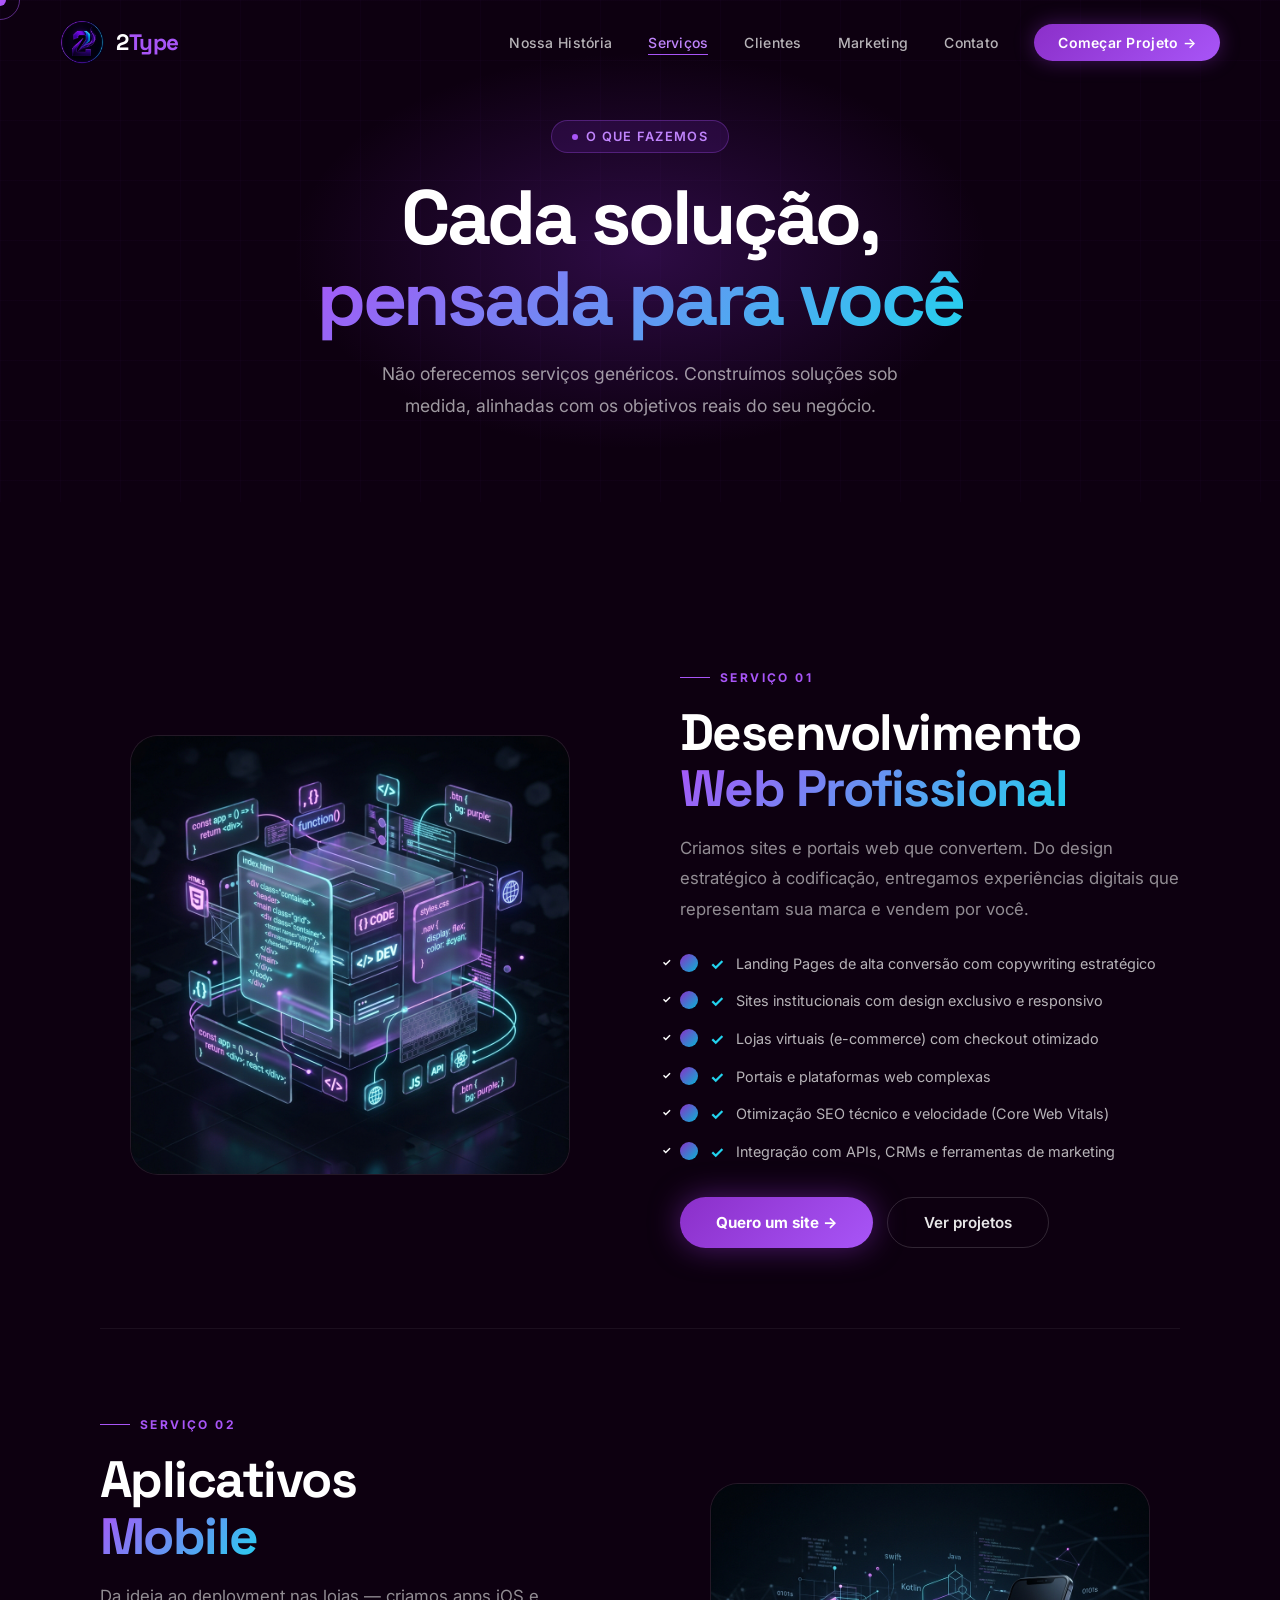
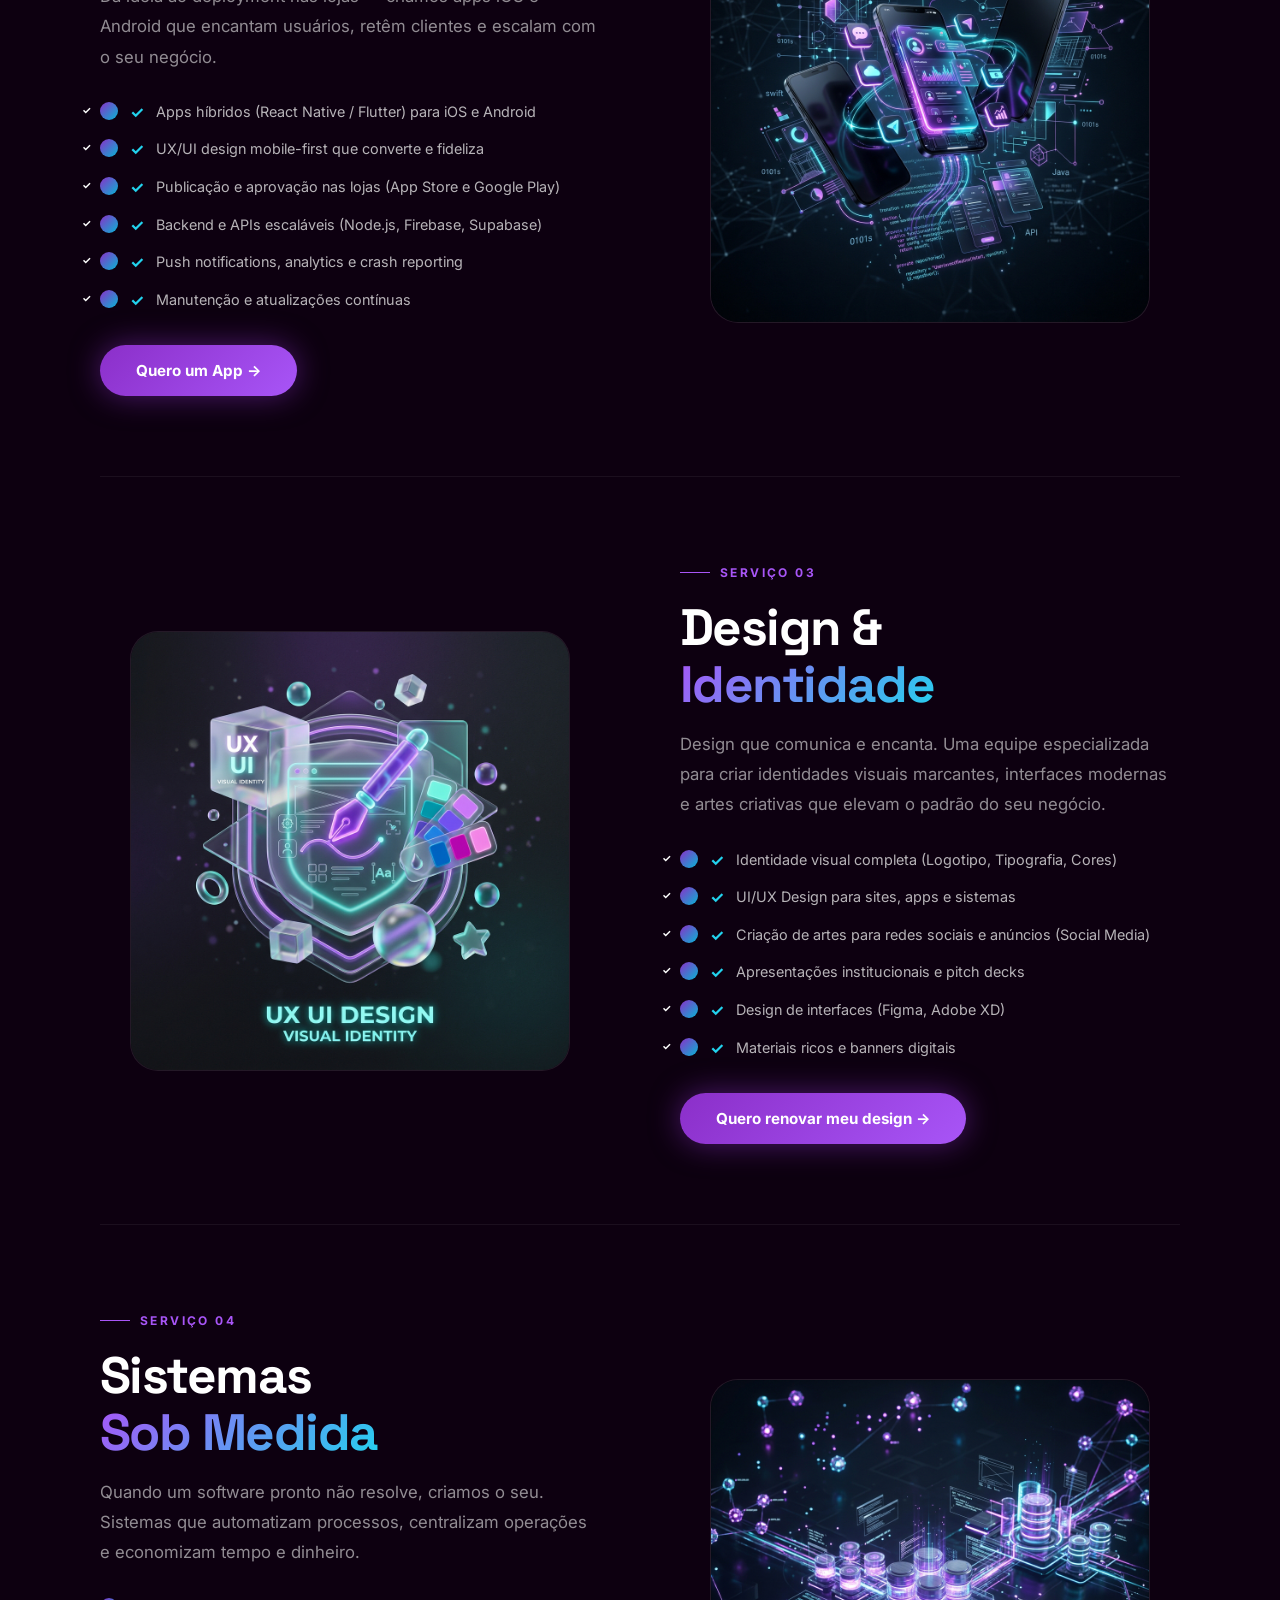
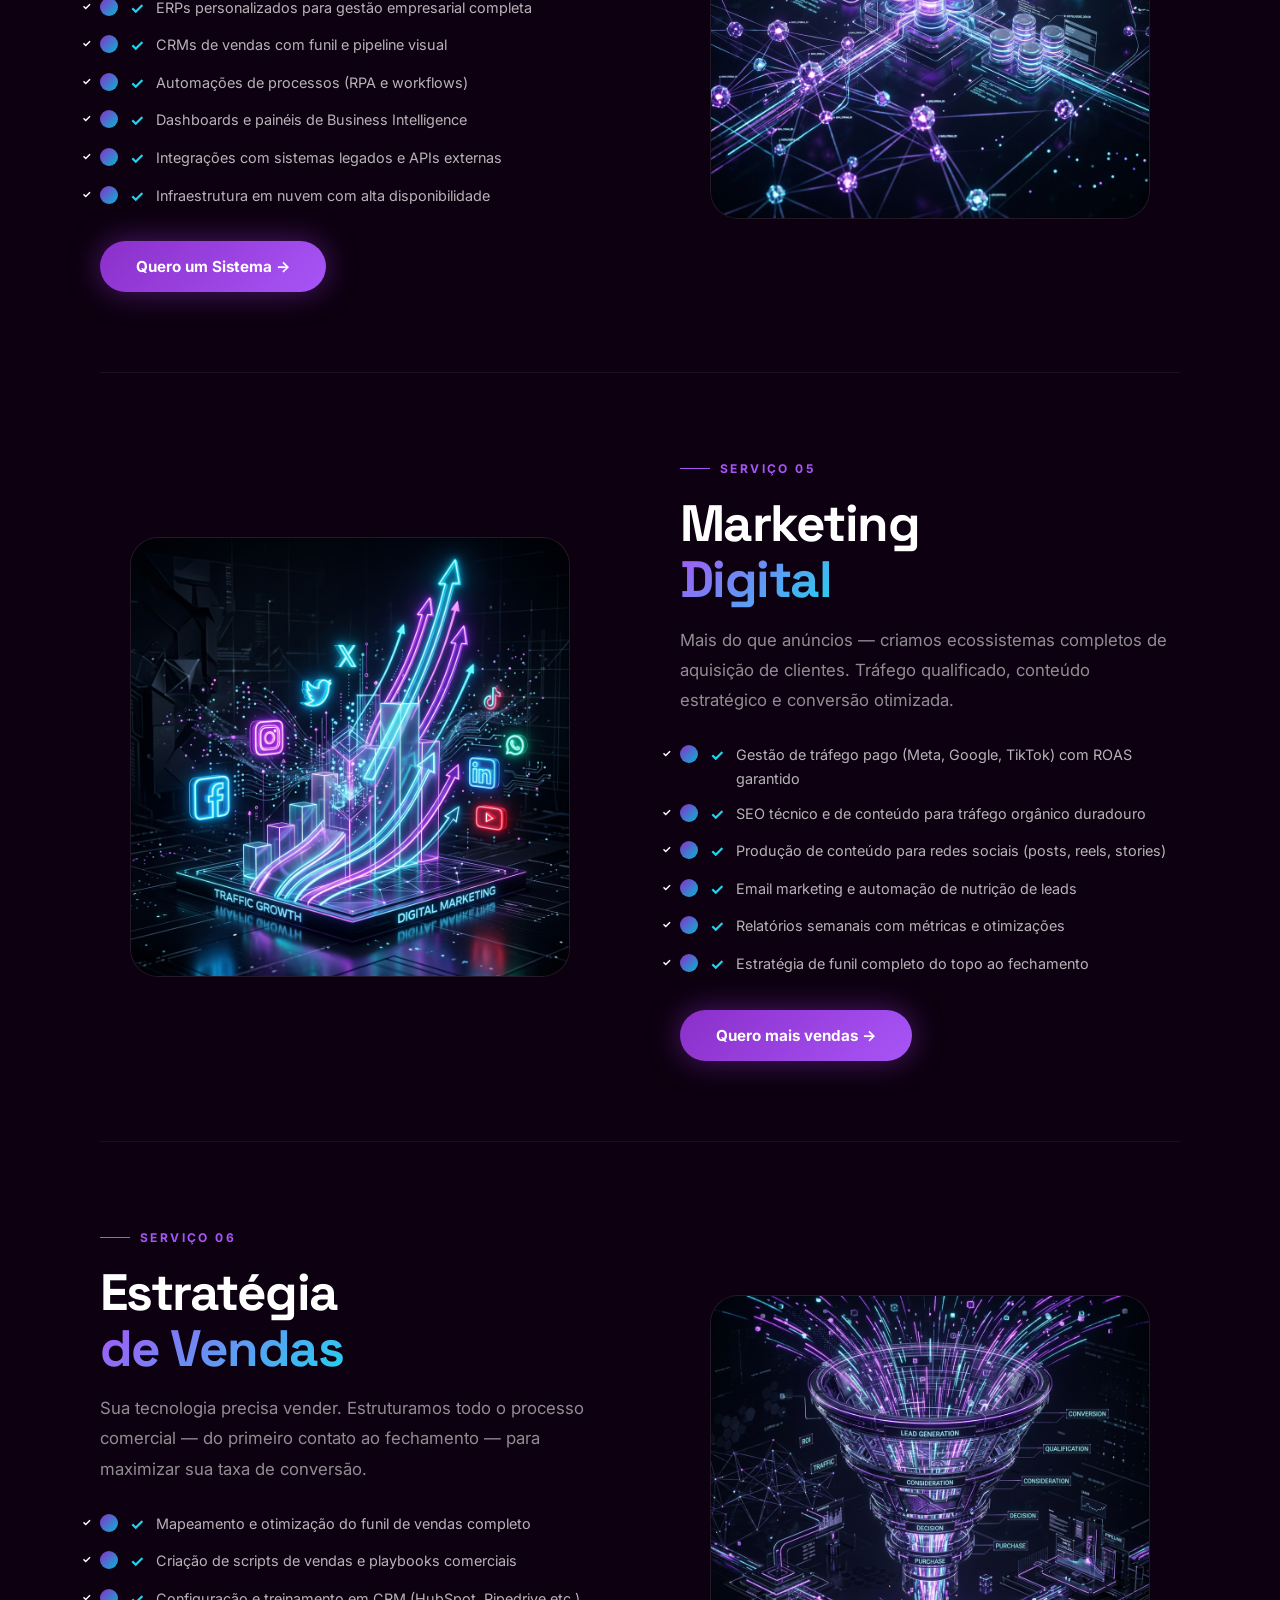
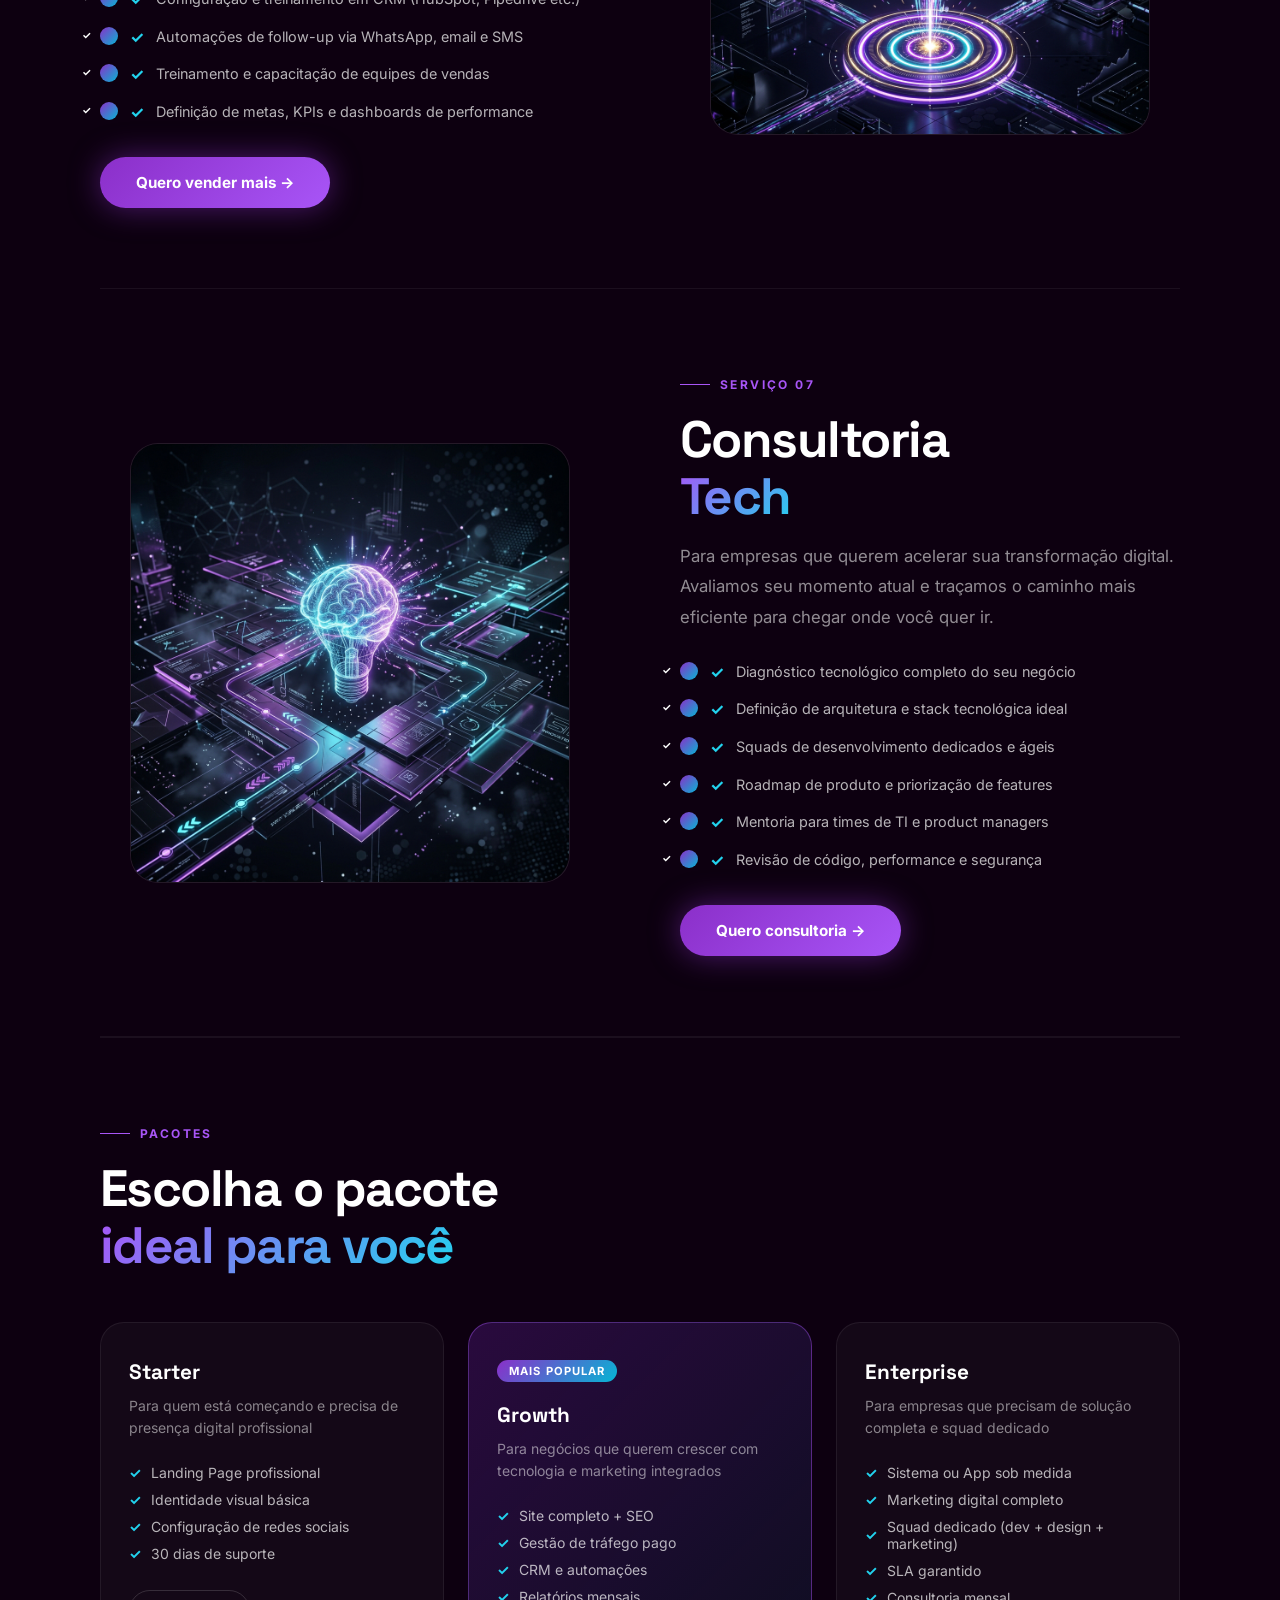
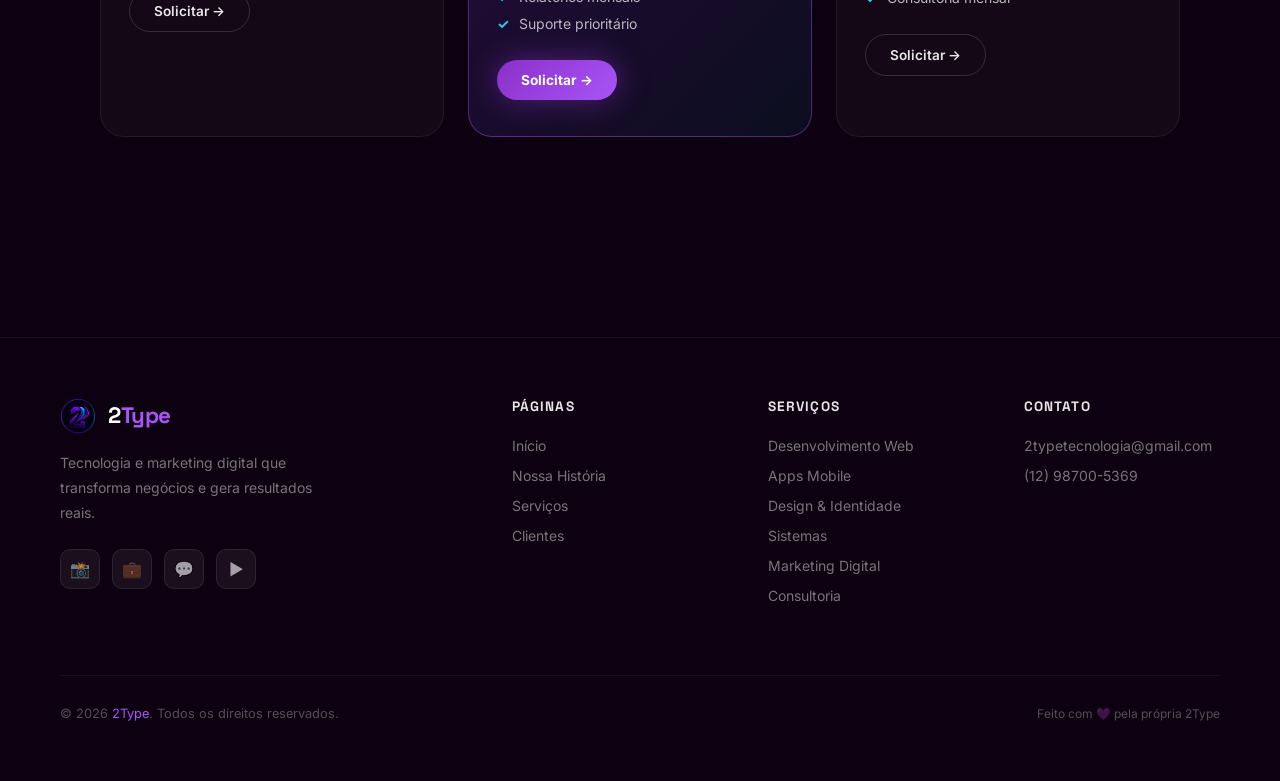
<file: servicos.html>
<!DOCTYPE html>
<html lang="pt-BR">
<head>
  <meta charset="UTF-8"/>
  <meta name="viewport" content="width=device-width, initial-scale=1.0"/>
  <!-- Primary Meta Tags -->
  <title>Serviços | Criação de Sites, Apps e Tráfego | 2Type</title>
  <meta name="title" content="Serviços | Criação de Sites, Apps e Tráfego | 2Type" />
  <meta name="description" content="Conheça todos os serviços da 2Type: desenvolvimento web, aplicativos móveis (iOS/Android), sistemas complexos e estratégias avançadas de marketing digital e tráfego." />
  <meta name="keywords" content="serviços web, criação de aplicativos, marketing digital, seo, tráfego pago, desenvolvimento de software, consultoria tech" />
  <meta name="author" content="2Type" />
  <link rel="canonical" href="https://www.twotype.com/servicos.html" />

  <!-- Open Graph -->
  <meta property="og:type" content="website" />
  <meta property="og:url" content="https://www.twotype.com/servicos.html" />
  <meta property="og:title" content="Nossos Serviços | 2Type" />
  <meta property="og:description" content="Conheça todos os serviços da 2Type: desenvolvimento web, apps mobile, sistemas e marketing digital." />
  <meta property="og:image" content="https://www.twotype.com/assets/images/og_image_2type.jpg" />
  <link rel="preconnect" href="https://fonts.googleapis.com"/>
  <link rel="preconnect" href="https://fonts.gstatic.com" crossorigin/>
  <link href="https://fonts.googleapis.com/css2?family=Inter:wght@300;400;500;600;700;800;900&family=Space+Grotesk:wght@300;400;500;600;700&display=swap" rel="stylesheet"/>
  <link rel="stylesheet" href="assets/css/main.css"/>
  <style>
    .services-page{max-width:1200px;margin:0 auto;padding:80px 60px 120px}

    /* Service Full Cards */
    .service-full{
      display:grid;grid-template-columns:1fr 1fr;gap:80px;align-items:center;
      padding:80px 0;border-bottom:1px solid rgba(255,255,255,0.06);
    }
    .service-full:last-child{border-bottom:none}
    .service-full.reverse{direction:rtl}
    .service-full.reverse > *{direction:ltr}

    .service-visual{position:relative}
    .service-visual-box{
      background:rgba(255,255,255,0.03);
      border:1px solid rgba(255,255,255,0.07);
      border-radius:28px;padding:48px;
      display:flex;flex-direction:column;align-items:center;gap:20px;
      position:relative;overflow:hidden;
      transition:all 0.4s;
    }
    .service-visual-box::before{
      content:'';position:absolute;inset:0;
      background:linear-gradient(135deg,rgba(107,33,168,0.15) 0%,transparent 60%);
    }
    .service-visual-box::after{
      content:'';position:absolute;bottom:0;left:0;right:0;height:2px;
      background:linear-gradient(90deg,var(--purple-vivid),var(--teal-core));
    }
    .service-big-icon{font-size:4rem;position:relative;z-index:1;line-height:1;filter:drop-shadow(0 0 20px rgba(168,85,247,0.4))}
    .service-big-num{
      font-family:var(--font-main);font-size:6rem;font-weight:900;line-height:1;
      background:linear-gradient(135deg,rgba(107,33,168,0.3),rgba(6,182,212,0.2));
      -webkit-background-clip:text;-webkit-text-fill-color:transparent;
      background-clip:text;position:absolute;bottom:20px;right:24px;
      letter-spacing:-0.05em;pointer-events:none;
    }
    .service-tech-tags{display:flex;flex-wrap:wrap;gap:8px;position:relative;z-index:1}
    .service-tech-tag{
      background:rgba(107,33,168,0.25);border:1px solid rgba(168,85,247,0.25);
      color:var(--purple-light);padding:5px 14px;border-radius:100px;
      font-size:0.75rem;font-weight:600;letter-spacing:0.05em;
    }

    .service-text .section-desc{max-width:100%;margin-top:16px}
    .service-features{list-style:none;margin-top:28px;display:flex;flex-direction:column;gap:12px}
    .service-features li{
      display:flex;align-items:flex-start;gap:12px;
      color:rgba(255,255,255,0.7);font-size:0.9rem;line-height:1.6;
    }
    .service-features li::before{
      content:'';width:18px;height:18px;border-radius:50%;flex-shrink:0;margin-top:2px;
      background:linear-gradient(135deg,var(--purple-vivid),var(--teal-core));
      display:flex;align-items:center;justify-content:center;font-size:0.6rem;
      position:relative;
    }
    .service-features li::after{content:'✓';position:absolute;margin-left:-18px;color:white;font-size:0.65rem;font-weight:700;margin-top:3px}
    .feat-check{color:var(--teal-vivid);font-weight:700;flex-shrink:0;font-size:1rem}

    .service-cta-row{display:flex;gap:14px;margin-top:32px;flex-wrap:wrap}

    /* Packages / Pricing hint */
    .packages-section{padding:80px 0;border-top:1px solid rgba(255,255,255,0.06)}
    .packages-grid{display:grid;grid-template-columns:repeat(3,1fr);gap:24px;margin-top:48px}
    .pkg-card{
      background:rgba(255,255,255,0.03);border:1px solid rgba(255,255,255,0.07);
      border-radius:24px;padding:36px 28px;position:relative;overflow:hidden;
      transition:all 0.4s;cursor:none;
    }
    .pkg-card::after{content:'';position:absolute;bottom:0;left:0;right:0;height:2px;background:linear-gradient(90deg,var(--purple-vivid),var(--teal-core));transform:scaleX(0);transition:transform 0.4s;transform-origin:left}
    .pkg-card:hover{border-color:rgba(168,85,247,0.3);transform:translateY(-6px);box-shadow:0 24px 50px rgba(0,0,0,0.4)}
    .pkg-card:hover::after{transform:scaleX(1)}
    .pkg-card.featured{background:linear-gradient(135deg,rgba(107,33,168,0.3),rgba(6,182,212,0.08));border-color:rgba(168,85,247,0.4)}
    .pkg-badge{display:inline-block;background:linear-gradient(135deg,var(--purple-vivid),var(--teal-core));color:white;font-size:0.7rem;font-weight:700;letter-spacing:0.1em;text-transform:uppercase;padding:4px 12px;border-radius:100px;margin-bottom:20px}
    .pkg-name{font-family:var(--font-main);font-size:1.3rem;font-weight:800;margin-bottom:10px}
    .pkg-desc{color:rgba(255,255,255,0.5);font-size:0.875rem;line-height:1.6;margin-bottom:24px}
    .pkg-features{list-style:none;display:flex;flex-direction:column;gap:10px}
    .pkg-features li{display:flex;align-items:center;gap:10px;color:rgba(255,255,255,0.7);font-size:0.875rem}
    .pkg-check{color:var(--teal-vivid);font-weight:700}

    @media(max-width:1024px){.service-full{grid-template-columns:1fr;gap:40px}.service-full.reverse{direction:ltr}}
    @media(max-width:768px){
      .services-page{padding:40px 16px 80px}
      .packages-grid{display:flex;flex-wrap:nowrap;overflow-x:auto;scroll-snap-type:x mandatory;gap:16px;padding-bottom:24px;-webkit-overflow-scrolling:touch;scrollbar-width:none}
      .packages-grid::-webkit-scrollbar{display:none}
      .pkg-card{scroll-snap-align:center;flex:0 0 85%;max-width:85%}
      .service-visual-box{padding:30px}
    }
  </style>
</head>
<body>
  <div id="cursor"></div>
  <div id="cursor-follower"></div>

  <nav id="navbar">
    <a href="index.html" class="nav-logo">
      <img src="assets/images/logo2type.jpeg" alt="2Type Logo" style="width:44px; height:44px; border-radius:50%; object-fit:cover;"/>
      <span class="nav-logo-text">2<span>Type</span></span>
    </a>
    <ul class="nav-links">
      <li><a href="historia.html">Nossa História</a></li>
      <li><a href="servicos.html" class="active">Serviços</a></li>
      <li><a href="clientes.html">Clientes</a></li>
      <li><a href="index.html#marketing">Marketing</a></li>
      <li><a href="index.html#contact">Contato</a></li>
      <li><a href="index.html#contact" class="nav-cta">Começar Projeto →</a></li>
    </ul>
    <button class="hamburger" id="hamburger-btn">
      <span></span><span></span><span></span>
    </button>
  </nav>

  <!-- PAGE HERO -->
  <div class="page-hero">
    <div class="page-hero-glow"></div>
    <div class="page-hero-grid"></div>
    <div class="page-hero-inner">
      <div class="page-hero-badge"><div class="page-hero-dot"></div>O que fazemos</div>
      <h1 class="page-hero-title">
        Cada solução,<br/><span style="background:linear-gradient(135deg,#A855F7,#22D3EE);-webkit-background-clip:text;-webkit-text-fill-color:transparent;background-clip:text">pensada para você</span>
      </h1>
      <p class="page-hero-sub">Não oferecemos serviços genéricos. Construímos soluções sob medida, alinhadas com os objetivos reais do seu negócio.</p>
    </div>
  </div>

  <!-- SERVICES DETAILED -->
  <div class="services-page">

    <!-- 01 Desenvolvimento Web -->
    <div class="service-full reveal">
      <div class="service-visual">
        <img src="assets/images/services/service_01_web.jpg" alt="Desenvolvimento Web" class="service-visual-box" style="padding:0; object-fit:cover; display:block; width:100%; max-width:440px; height:auto; aspect-ratio:1/1; margin:0 auto;"/>
      </div>
      <div class="service-text">
        <div class="section-label"><div class="section-label-line"></div>Serviço 01</div>
        <h2 class="section-title">Desenvolvimento<br/><span class="accent">Web Profissional</span></h2>
        <p class="section-desc">Criamos sites e portais web que convertem. Do design estratégico à codificação, entregamos experiências digitais que representam sua marca e vendem por você.</p>
        <ul class="service-features">
          <li><span class="feat-check">✓</span> Landing Pages de alta conversão com copywriting estratégico</li>
          <li><span class="feat-check">✓</span> Sites institucionais com design exclusivo e responsivo</li>
          <li><span class="feat-check">✓</span> Lojas virtuais (e-commerce) com checkout otimizado</li>
          <li><span class="feat-check">✓</span> Portais e plataformas web complexas</li>
          <li><span class="feat-check">✓</span> Otimização SEO técnico e velocidade (Core Web Vitals)</li>
          <li><span class="feat-check">✓</span> Integração com APIs, CRMs e ferramentas de marketing</li>
        </ul>
        <div class="service-cta-row">
          <a href="index.html?service=Desenvolvimento Web#contact" class="btn-primary">Quero um site →</a>
          <a href="clientes.html" class="btn-secondary">Ver projetos</a>
        </div>
      </div>
    </div>

    <!-- 02 Apps Mobile -->
    <div class="service-full reverse reveal">
      <div class="service-visual">
        <img src="assets/images/services/service_02_mobile.jpg" alt="Apps Mobile" class="service-visual-box" style="padding:0; object-fit:cover; display:block; width:100%; max-width:440px; height:auto; aspect-ratio:1/1; margin:0 auto;"/>
      </div>
      <div class="service-text">
        <div class="section-label"><div class="section-label-line"></div>Serviço 02</div>
        <h2 class="section-title">Aplicativos<br/><span class="accent">Mobile</span></h2>
        <p class="section-desc">Da ideia ao deployment nas lojas — criamos apps iOS e Android que encantam usuários, retêm clientes e escalam com o seu negócio.</p>
        <ul class="service-features">
          <li><span class="feat-check">✓</span> Apps híbridos (React Native / Flutter) para iOS e Android</li>
          <li><span class="feat-check">✓</span> UX/UI design mobile-first que converte e fideliza</li>
          <li><span class="feat-check">✓</span> Publicação e aprovação nas lojas (App Store e Google Play)</li>
          <li><span class="feat-check">✓</span> Backend e APIs escaláveis (Node.js, Firebase, Supabase)</li>
          <li><span class="feat-check">✓</span> Push notifications, analytics e crash reporting</li>
          <li><span class="feat-check">✓</span> Manutenção e atualizações contínuas</li>
        </ul>
        <div class="service-cta-row">
          <a href="index.html?service=App Mobile#contact" class="btn-primary">Quero um App →</a>
        </div>
      </div>
    </div>

    <!-- 03 Design & Identidade -->
    <div class="service-full reveal">
      <div class="service-visual">
        <img src="assets/images/services/service_07_design.jpg" alt="Design e Identidade Visual" class="service-visual-box" style="padding:0; object-fit:cover; display:block; width:100%; max-width:440px; height:auto; aspect-ratio:1/1; margin:0 auto;"/>
      </div>
      <div class="service-text">
        <div class="section-label"><div class="section-label-line"></div>Serviço 03</div>
        <h2 class="section-title">Design &<br/><span class="accent">Identidade</span></h2>
        <p class="section-desc">Design que comunica e encanta. Uma equipe especializada para criar identidades visuais marcantes, interfaces modernas e artes criativas que elevam o padrão do seu negócio.</p>
        <ul class="service-features">
          <li><span class="feat-check">✓</span> Identidade visual completa (Logotipo, Tipografia, Cores)</li>
          <li><span class="feat-check">✓</span> UI/UX Design para sites, apps e sistemas</li>
          <li><span class="feat-check">✓</span> Criação de artes para redes sociais e anúncios (Social Media)</li>
          <li><span class="feat-check">✓</span> Apresentações institucionais e pitch decks</li>
          <li><span class="feat-check">✓</span> Design de interfaces (Figma, Adobe XD)</li>
          <li><span class="feat-check">✓</span> Materiais ricos e banners digitais</li>
        </ul>
        <div class="service-cta-row">
          <a href="index.html?service=Design & Identidade Visual#contact" class="btn-primary">Quero renovar meu design →</a>
        </div>
      </div>
    </div>

    <!-- 04 Sistemas Sob Medida -->
    <div class="service-full reverse reveal">
      <div class="service-visual">
        <img src="assets/images/services/service_03_systems.jpg" alt="Sistemas Sob Medida" class="service-visual-box" style="padding:0; object-fit:cover; display:block; width:100%; max-width:440px; height:auto; aspect-ratio:1/1; margin:0 auto;"/>
      </div>
      <div class="service-text">
        <div class="section-label"><div class="section-label-line"></div>Serviço 04</div>
        <h2 class="section-title">Sistemas<br/><span class="accent">Sob Medida</span></h2>
        <p class="section-desc">Quando um software pronto não resolve, criamos o seu. Sistemas que automatizam processos, centralizam operações e economizam tempo e dinheiro.</p>
        <ul class="service-features">
          <li><span class="feat-check">✓</span> ERPs personalizados para gestão empresarial completa</li>
          <li><span class="feat-check">✓</span> CRMs de vendas com funil e pipeline visual</li>
          <li><span class="feat-check">✓</span> Automações de processos (RPA e workflows)</li>
          <li><span class="feat-check">✓</span> Dashboards e painéis de Business Intelligence</li>
          <li><span class="feat-check">✓</span> Integrações com sistemas legados e APIs externas</li>
          <li><span class="feat-check">✓</span> Infraestrutura em nuvem com alta disponibilidade</li>
        </ul>
        <div class="service-cta-row">
          <a href="index.html?service=Sistema Sob Medida#contact" class="btn-primary">Quero um Sistema →</a>
        </div>
      </div>
    </div>

    <!-- 05 Marketing Digital -->
    <div class="service-full reveal">
      <div class="service-visual">
        <img src="assets/images/services/service_04_marketing.jpg" alt="Marketing Digital" class="service-visual-box" style="padding:0; object-fit:cover; display:block; width:100%; max-width:440px; height:auto; aspect-ratio:1/1; margin:0 auto;"/>
      </div>
      <div class="service-text">
        <div class="section-label"><div class="section-label-line"></div>Serviço 05</div>
        <h2 class="section-title">Marketing<br/><span class="accent">Digital</span></h2>
        <p class="section-desc">Mais do que anúncios — criamos ecossistemas completos de aquisição de clientes. Tráfego qualificado, conteúdo estratégico e conversão otimizada.</p>
        <ul class="service-features">
          <li><span class="feat-check">✓</span> Gestão de tráfego pago (Meta, Google, TikTok) com ROAS garantido</li>
          <li><span class="feat-check">✓</span> SEO técnico e de conteúdo para tráfego orgânico duradouro</li>
          <li><span class="feat-check">✓</span> Produção de conteúdo para redes sociais (posts, reels, stories)</li>
          <li><span class="feat-check">✓</span> Email marketing e automação de nutrição de leads</li>
          <li><span class="feat-check">✓</span> Relatórios semanais com métricas e otimizações</li>
          <li><span class="feat-check">✓</span> Estratégia de funil completo do topo ao fechamento</li>
        </ul>
        <div class="service-cta-row">
          <a href="index.html?service=Marketing Digital#contact" class="btn-primary">Quero mais vendas →</a>
        </div>
      </div>
    </div>

    <!-- 06 Estratégia de Vendas -->
    <div class="service-full reverse reveal">
      <div class="service-visual">
        <img src="assets/images/services/service_05_sales.jpg" alt="Estratégia de Vendas" class="service-visual-box" style="padding:0; object-fit:cover; display:block; width:100%; max-width:440px; height:auto; aspect-ratio:1/1; margin:0 auto;"/>
      </div>
      <div class="service-text">
        <div class="section-label"><div class="section-label-line"></div>Serviço 06</div>
        <h2 class="section-title">Estratégia<br/><span class="accent">de Vendas</span></h2>
        <p class="section-desc">Sua tecnologia precisa vender. Estruturamos todo o processo comercial — do primeiro contato ao fechamento — para maximizar sua taxa de conversão.</p>
        <ul class="service-features">
          <li><span class="feat-check">✓</span> Mapeamento e otimização do funil de vendas completo</li>
          <li><span class="feat-check">✓</span> Criação de scripts de vendas e playbooks comerciais</li>
          <li><span class="feat-check">✓</span> Configuração e treinamento em CRM (HubSpot, Pipedrive etc.)</li>
          <li><span class="feat-check">✓</span> Automações de follow-up via WhatsApp, email e SMS</li>
          <li><span class="feat-check">✓</span> Treinamento e capacitação de equipes de vendas</li>
          <li><span class="feat-check">✓</span> Definição de metas, KPIs e dashboards de performance</li>
        </ul>
        <div class="service-cta-row">
          <a href="index.html?service=Marketing Digital#contact" class="btn-primary">Quero vender mais →</a>
        </div>
      </div>
    </div>

    <!-- 07 Consultoria Tech -->
    <div class="service-full reveal">
      <div class="service-visual">
        <img src="assets/images/services/service_06_consulting.jpg" alt="Consultoria Tech" class="service-visual-box" style="padding:0; object-fit:cover; display:block; width:100%; max-width:440px; height:auto; aspect-ratio:1/1; margin:0 auto;"/>
      </div>
      <div class="service-text">
        <div class="section-label"><div class="section-label-line"></div>Serviço 07</div>
        <h2 class="section-title">Consultoria<br/><span class="accent">Tech</span></h2>
        <p class="section-desc">Para empresas que querem acelerar sua transformação digital. Avaliamos seu momento atual e traçamos o caminho mais eficiente para chegar onde você quer ir.</p>
        <ul class="service-features">
          <li><span class="feat-check">✓</span> Diagnóstico tecnológico completo do seu negócio</li>
          <li><span class="feat-check">✓</span> Definição de arquitetura e stack tecnológica ideal</li>
          <li><span class="feat-check">✓</span> Squads de desenvolvimento dedicados e ágeis</li>
          <li><span class="feat-check">✓</span> Roadmap de produto e priorização de features</li>
          <li><span class="feat-check">✓</span> Mentoria para times de TI e product managers</li>
          <li><span class="feat-check">✓</span> Revisão de código, performance e segurança</li>
        </ul>
        <div class="service-cta-row">
          <a href="index.html?service=Consultoria#contact" class="btn-primary">Quero consultoria →</a>
        </div>
      </div>
    </div>

    <!-- PACKAGES -->
    <div class="packages-section reveal">
      <div class="section-label"><div class="section-label-line"></div>Pacotes</div>
      <h2 class="section-title">Escolha o pacote<br/><span class="accent">ideal para você</span></h2>
      <div class="packages-grid">
        <div class="pkg-card reveal reveal-delay-1">
          <div class="pkg-name">Starter</div>
          <div class="pkg-desc">Para quem está começando e precisa de presença digital profissional</div>
          <ul class="pkg-features">
            <li><span class="pkg-check">✓</span> Landing Page profissional</li>
            <li><span class="pkg-check">✓</span> Identidade visual básica</li>
            <li><span class="pkg-check">✓</span> Configuração de redes sociais</li>
            <li><span class="pkg-check">✓</span> 30 dias de suporte</li>
          </ul>
          <div style="margin-top:28px"><a href="index.html#contact" class="btn-secondary" style="font-size:0.85rem;padding:12px 24px">Solicitar →</a></div>
        </div>
        <div class="pkg-card featured reveal reveal-delay-2">
          <div class="pkg-badge">Mais popular</div>
          <div class="pkg-name">Growth</div>
          <div class="pkg-desc">Para negócios que querem crescer com tecnologia e marketing integrados</div>
          <ul class="pkg-features">
            <li><span class="pkg-check">✓</span> Site completo + SEO</li>
            <li><span class="pkg-check">✓</span> Gestão de tráfego pago</li>
            <li><span class="pkg-check">✓</span> CRM e automações</li>
            <li><span class="pkg-check">✓</span> Relatórios mensais</li>
            <li><span class="pkg-check">✓</span> Suporte prioritário</li>
          </ul>
          <div style="margin-top:28px"><a href="index.html?service=Pacote Completo#contact" class="btn-primary" style="font-size:0.85rem;padding:12px 24px">Solicitar →</a></div>
        </div>
        <div class="pkg-card reveal reveal-delay-3">
          <div class="pkg-name">Enterprise</div>
          <div class="pkg-desc">Para empresas que precisam de solução completa e squad dedicado</div>
          <ul class="pkg-features">
            <li><span class="pkg-check">✓</span> Sistema ou App sob medida</li>
            <li><span class="pkg-check">✓</span> Marketing digital completo</li>
            <li><span class="pkg-check">✓</span> Squad dedicado (dev + design + marketing)</li>
            <li><span class="pkg-check">✓</span> SLA garantido</li>
            <li><span class="pkg-check">✓</span> Consultoria mensal</li>
          </ul>
          <div style="margin-top:28px"><a href="index.html#contact" class="btn-secondary" style="font-size:0.85rem;padding:12px 24px">Solicitar →</a></div>
        </div>
      </div>
    </div>

  </div>

  <!-- FOOTER -->
  <footer>
    <div class="footer-inner">
      <div class="footer-brand">
        <a href="index.html" class="nav-logo">
          <img src="assets/images/logo2type.jpeg" alt="2Type Logo" style="width:36px; height:36px; border-radius:50%; object-fit:cover;"/>
          <span class="nav-logo-text">2<span>Type</span></span>
        </a>
        <p>Tecnologia e marketing digital que transforma negócios e gera resultados reais.</p>
        <div class="footer-socials">
          <a href="https://www.instagram.com/2typeofc/" target="_blank" class="social-btn" title="Instagram">📸</a><a href="#" class="social-btn">💼</a>
          <a href="https://wa.me/5512987005369?text=Ol%C3%A1!%20Vim%20pelo%20site%20e%20gostaria%20de%20mais%20informa%C3%A7%C3%B5es." class="social-btn">💬</a><a href="#" class="social-btn">▶️</a>
        </div>
      </div>
      <div class="footer-col"><h4>Páginas</h4><ul><li><a href="index.html">Início</a></li><li><a href="historia.html">Nossa História</a></li><li><a href="servicos.html">Serviços</a></li><li><a href="clientes.html">Clientes</a></li></ul></div>
      <div class="footer-col"><h4>Serviços</h4><ul><li><a href="index.html#services">Desenvolvimento Web</a></li><li><a href="index.html#services">Apps Mobile</a></li><li><a href="index.html#services">Design & Identidade</a></li><li><a href="index.html#services">Sistemas</a></li><li><a href="index.html#services">Marketing Digital</a></li><li><a href="index.html#services">Consultoria</a></li></ul></div>
      <div class="footer-col"><h4>Contato</h4><ul><li><a href="mailto:2typetecnologia@gmail.com">2typetecnologia@gmail.com</a></li><li><a href="https://wa.me/5512987005369">(12) 98700-5369</a></li></ul></div>
    </div>
    <div class="footer-bottom"><p>© 2026 <span>2Type</span>. Todos os direitos reservados.</p><p style="font-size:0.75rem">Feito com 💜 pela própria 2Type</p></div>
  </footer>

  <script>
    const cursor=document.getElementById('cursor'),follower=document.getElementById('cursor-follower');
    let mX=0,mY=0,fX=0,fY=0;
    document.addEventListener('mousemove',e=>{mX=e.clientX;mY=e.clientY;cursor.style.left=mX+'px';cursor.style.top=mY+'px'});
    (function anim(){fX+=(mX-fX)*0.12;fY+=(mY-fY)*0.12;follower.style.left=fX+'px';follower.style.top=fY+'px';requestAnimationFrame(anim)})();
    document.querySelectorAll('a,button,.pkg-card').forEach(el=>{
      el.addEventListener('mouseenter',()=>{cursor.style.transform='translate(-50%,-50%) scale(2)';follower.style.borderColor='rgba(168,85,247,0.8)'});
      el.addEventListener('mouseleave',()=>{cursor.style.transform='translate(-50%,-50%) scale(1)';follower.style.borderColor='rgba(168,85,247,0.5)'});
    });
    window.addEventListener('scroll',()=>document.getElementById('navbar').classList.toggle('scrolled',scrollY>40));
    const obs=new IntersectionObserver(e=>e.forEach(x=>{if(x.isIntersecting)x.target.classList.add('visible')}),{threshold:0.1,rootMargin:'0px 0px -60px 0px'});
    document.querySelectorAll('.reveal').forEach(r=>obs.observe(r));
  </script>
</body>
</html>
</file>
<file: assets/css/main.css>
*, *::before, *::after { margin: 0; padding: 0; box-sizing: border-box; }
:root {
  --purple-deep:#0D0010; --purple-dark:#130022; --purple-mid:#3B0070;
  --purple-core:#6B21A8; --purple-vivid:#8B2FC9; --purple-bright:#A855F7;
  --purple-light:#C084FC; --teal-core:#06B6D4; --teal-vivid:#22D3EE;
  --white:#FFFFFF;
  --font-main:'Space Grotesk',sans-serif; --font-body:'Inter',sans-serif;
  --ease-smooth:cubic-bezier(0.25,0.46,0.45,0.94);
}
html{scroll-behavior:smooth;overflow-x:hidden}
body{background:var(--purple-deep);color:var(--white);font-family:var(--font-body);overflow-x:hidden;cursor:none}
::selection{background:var(--purple-vivid);color:var(--white)}
#cursor{position:fixed;width:12px;height:12px;background:var(--purple-bright);border-radius:50%;pointer-events:none;z-index:9999;transform:translate(-50%,-50%);transition:transform 0.1s,background 0.3s;mix-blend-mode:screen}
#cursor-follower{position:fixed;width:40px;height:40px;border:1.5px solid rgba(168,85,247,0.5);border-radius:50%;pointer-events:none;z-index:9998;transform:translate(-50%,-50%);transition:all 0.25s var(--ease-smooth)}
::-webkit-scrollbar{width:4px} ::-webkit-scrollbar-track{background:var(--purple-deep)} ::-webkit-scrollbar-thumb{background:var(--purple-vivid);border-radius:4px}
nav{position:fixed;top:0;left:0;right:0;z-index:1000;display:flex;align-items:center;justify-content:space-between;padding:20px 60px;transition:all 0.4s var(--ease-smooth)}
nav.scrolled{background:rgba(13,0,16,0.88);backdrop-filter:blur(24px);border-bottom:1px solid rgba(168,85,247,0.15);padding:14px 60px}
.nav-logo{display:flex;align-items:center;gap:12px;text-decoration:none;cursor:none}
.nav-logo-text{font-family:var(--font-main);font-weight:700;font-size:1.4rem;letter-spacing:-0.02em;color:var(--white)}
.nav-logo-text span{color:var(--purple-bright)}
.nav-links{display:flex;align-items:center;gap:36px;list-style:none}
.nav-links a{color:rgba(255,255,255,0.7);text-decoration:none;font-size:0.875rem;font-weight:500;letter-spacing:0.02em;transition:color 0.3s;cursor:none;position:relative}
.nav-links a::after{content:'';position:absolute;bottom:-4px;left:0;right:0;height:1px;background:var(--purple-bright);transform:scaleX(0);transition:transform 0.3s var(--ease-smooth);transform-origin:left}
.nav-links a:hover{color:var(--white)} .nav-links a:hover::after{transform:scaleX(1)}
.nav-links a.active{color:var(--purple-light)} .nav-links a.active::after{transform:scaleX(1)}
.nav-cta{background:linear-gradient(135deg,var(--purple-vivid),var(--purple-bright))!important;color:var(--white)!important;padding:10px 24px!important;border-radius:100px;font-weight:600!important;box-shadow:0 0 20px rgba(139,47,201,0.4)}
.nav-cta::after{display:none!important} .nav-cta:hover{transform:translateY(-2px)!important;box-shadow:0 0 40px rgba(139,47,201,0.7)!important}
.btn-primary{display:inline-flex;align-items:center;gap:8px;background:linear-gradient(135deg,var(--purple-vivid),var(--purple-bright));color:var(--white);text-decoration:none;padding:16px 36px;border-radius:100px;font-weight:700;font-size:0.95rem;border:none;cursor:none;position:relative;overflow:hidden;transition:all 0.3s var(--ease-smooth);box-shadow:0 0 30px rgba(139,47,201,0.5)}
.btn-primary:hover{transform:translateY(-3px);box-shadow:0 0 50px rgba(139,47,201,0.8)}
.btn-secondary{display:inline-flex;align-items:center;gap:8px;background:transparent;color:rgba(255,255,255,0.9);text-decoration:none;padding:15px 36px;border-radius:100px;font-weight:600;font-size:0.95rem;border:1px solid rgba(255,255,255,0.15);cursor:none;transition:all 0.3s var(--ease-smooth)}
.btn-secondary:hover{border-color:var(--purple-bright);color:var(--white);background:rgba(168,85,247,0.1);transform:translateY(-3px)}
.section-label{display:inline-flex;align-items:center;gap:10px;font-size:0.75rem;font-weight:700;letter-spacing:0.2em;text-transform:uppercase;color:var(--purple-bright);margin-bottom:20px}
.section-label-line{width:30px;height:1px;background:var(--purple-bright)}
.section-title{font-family:var(--font-main);font-size:clamp(2rem,4vw,3.2rem);font-weight:800;line-height:1.1;letter-spacing:-0.03em}
.section-title .accent{background:linear-gradient(135deg,var(--purple-bright),var(--teal-vivid));-webkit-background-clip:text;-webkit-text-fill-color:transparent;background-clip:text}
.section-desc{color:rgba(255,255,255,0.55);font-size:1.05rem;line-height:1.8;margin-top:16px}
.reveal{opacity:0;transform:translateY(40px);transition:all 0.8s var(--ease-smooth)}
.reveal.visible{opacity:1;transform:translateY(0)}
.reveal-delay-1{transition-delay:0.1s} .reveal-delay-2{transition-delay:0.2s} .reveal-delay-3{transition-delay:0.3s} .reveal-delay-4{transition-delay:0.4s} .reveal-delay-5{transition-delay:0.5s}
/* Page Hero */
.page-hero{min-height:52vh;display:flex;align-items:center;justify-content:center;position:relative;overflow:hidden;padding:120px 60px 80px}
.page-hero-glow{position:absolute;width:700px;height:400px;background:radial-gradient(ellipse,rgba(107,33,168,0.35) 0%,transparent 70%);top:50%;left:50%;transform:translate(-50%,-50%)}
.page-hero-grid{position:absolute;inset:0;background-image:linear-gradient(rgba(107,33,168,0.04) 1px,transparent 1px),linear-gradient(90deg,rgba(107,33,168,0.04) 1px,transparent 1px);background-size:60px 60px}
.page-hero-inner{position:relative;z-index:2;text-align:center;max-width:800px}
.page-hero-badge{display:inline-flex;align-items:center;gap:8px;background:rgba(107,33,168,0.2);border:1px solid rgba(168,85,247,0.3);padding:8px 20px;border-radius:100px;font-size:0.8rem;font-weight:600;letter-spacing:0.1em;text-transform:uppercase;color:var(--purple-light);margin-bottom:24px}
.page-hero-dot{width:6px;height:6px;border-radius:50%;background:var(--purple-bright);animation:pulse 2s infinite}
@keyframes pulse{0%,100%{box-shadow:0 0 0 0 rgba(168,85,247,0.6)}50%{box-shadow:0 0 0 8px rgba(168,85,247,0)}}
.page-hero-title{font-family:var(--font-main);font-size:clamp(2.5rem,6vw,5rem);font-weight:800;line-height:1.05;letter-spacing:-0.04em;margin-bottom:20px}
.page-hero-sub{color:rgba(255,255,255,0.6);font-size:1.1rem;line-height:1.8;max-width:580px;margin:0 auto}
/* Footer */
footer{padding:60px;border-top:1px solid rgba(255,255,255,0.06)}
.footer-inner{max-width:1200px;margin:0 auto;display:grid;grid-template-columns:2fr 1fr 1fr 1fr;gap:60px;margin-bottom:60px}
.footer-brand p{color:rgba(255,255,255,0.45);font-size:0.875rem;line-height:1.8;margin-top:16px;max-width:260px}
.footer-socials{display:flex;gap:12px;margin-top:24px}
.social-btn{width:40px;height:40px;border-radius:10px;background:rgba(255,255,255,0.06);border:1px solid rgba(255,255,255,0.08);display:flex;align-items:center;justify-content:center;color:rgba(255,255,255,0.6);text-decoration:none;font-size:1rem;transition:all 0.3s;cursor:none}
.social-btn:hover{background:rgba(107,33,168,0.3);border-color:rgba(168,85,247,0.4);color:var(--white);transform:translateY(-3px)}
.footer-col h4{font-family:var(--font-main);font-size:0.85rem;font-weight:700;letter-spacing:0.08em;text-transform:uppercase;margin-bottom:20px;color:rgba(255,255,255,0.9)}
.footer-col ul{list-style:none} .footer-col ul li{margin-bottom:10px}
.footer-col ul li a{color:rgba(255,255,255,0.45);text-decoration:none;font-size:0.875rem;transition:color 0.3s;cursor:none}
.footer-col ul li a:hover{color:var(--purple-light)}
.footer-bottom{max-width:1200px;margin:0 auto;display:flex;align-items:center;justify-content:space-between;padding-top:30px;border-top:1px solid rgba(255,255,255,0.06)}
.footer-bottom p{color:rgba(255,255,255,0.3);font-size:0.8rem}
.footer-bottom span{color:var(--purple-bright)}
@media(max-width:1024px){nav{padding:16px 32px}.footer-inner{grid-template-columns:1fr 1fr;gap:40px}}
@media(max-width:768px){
  nav{padding:14px 20px}
  nav.scrolled{padding:12px 20px}
  .nav-links{position:fixed;top:0;right:-100%;width:80vw;max-width:300px;height:100vh;background:rgba(13,0,16,0.95);backdrop-filter:blur(24px);flex-direction:column;justify-content:center;align-items:center;transition:all 0.4s var(--ease-smooth);border-left:1px solid rgba(168,85,247,0.15);padding:40px;z-index:999;gap:40px}
  .nav-links.open{right:0}
  .hamburger{display:flex;flex-direction:column;gap:6px;background:none;border:none;cursor:none;z-index:1000;padding:10px}
  .hamburger span{width:28px;height:2px;background:var(--white);transition:all 0.3s var(--ease-smooth)}
  .hamburger.open span:nth-child(1){transform:rotate(45deg) translate(6px,6px)}
  .hamburger.open span:nth-child(2){opacity:0}
  .hamburger.open span:nth-child(3){transform:rotate(-45deg) translate(5px,-5px)}
  .page-hero{padding:100px 20px 60px}
  .footer-inner{grid-template-columns:1fr}
}
.hamburger{display:none}
@media(max-width:768px){.hamburger{display:flex}}
/* FAB WhatsApp */
.fab-whatsapp{
  position:fixed;bottom:24px;right:24px;
  display:flex;align-items:center;gap:10px;
  background:linear-gradient(135deg,#25D366,#128C7E);
  color:#fff;text-decoration:none;
  border-radius:100px;
  padding:14px 20px;
  font-size:15px;font-weight:700;
  box-shadow:0 8px 28px rgba(37,211,102,0.45);
  z-index:990;transition:all 0.35s cubic-bezier(0.175,0.885,0.32,1.275);
  overflow:hidden;max-width:56px;
  white-space:nowrap;
}
.fab-whatsapp .fab-label{
  opacity:0;max-width:0;overflow:hidden;
  transition:all 0.35s cubic-bezier(0.175,0.885,0.32,1.275);
  font-size:0.9rem;font-weight:700;letter-spacing:0.01em;
}
.fab-whatsapp:hover,.fab-whatsapp:focus{
  max-width:200px;
  box-shadow:0 12px 40px rgba(37,211,102,0.6);
  transform:translateY(-3px);
}
.fab-whatsapp:hover .fab-label,.fab-whatsapp:focus .fab-label{
  opacity:1;max-width:120px;
}
@media(max-width:768px){
  .fab-whatsapp{
    /* On mobile always show the label — pill style */
    max-width:200px;padding:14px 20px;
    bottom:20px;right:16px;
  }
  .fab-whatsapp .fab-label{
    opacity:1;max-width:120px;
  }
}
/* ROI Calculator Premium UI */
.roi-container{position:relative;background:rgba(13,0,16,0.6);border:1px solid rgba(168,85,247,0.3);border-radius:32px;padding:50px;display:grid;grid-template-columns:1fr 1fr;gap:50px;width:100%;max-width:960px;text-align:left;backdrop-filter:blur(24px);box-shadow:0 30px 60px rgba(0,0,0,0.6), inset 0 0 40px rgba(168,85,247,0.1);z-index:2;overflow:hidden}
.roi-container::before{content:'';position:absolute;top:-50%;left:-50%;width:200%;height:200%;background:radial-gradient(circle,rgba(168,85,247,0.1) 0%,transparent 50%);z-index:-1;animation:pulse 6s infinite}
.roi-control{display:flex;flex-direction:column;justify-content:center}
.roi-control label{font-family:var(--font-main);font-size:1.2rem;font-weight:700;margin-bottom:24px;color:var(--white)}
.roi-control input[type="range"]{-webkit-appearance:none;appearance:none;width:100%;height:8px;background:rgba(255,255,255,0.05);border-radius:100px;outline:none;margin-bottom:30px;position:relative;box-shadow:inset 0 2px 4px rgba(0,0,0,0.5)}
.roi-control input[type="range"]::-webkit-slider-thumb{-webkit-appearance:none;appearance:none;width:32px;height:32px;border-radius:50%;background:linear-gradient(135deg,var(--teal-vivid),var(--purple-bright));cursor:pointer;box-shadow:0 0 20px rgba(6,182,212,0.6);border:3px solid var(--white);transition:transform 0.2s var(--ease-smooth)}
.roi-control input[type="range"]::-webkit-slider-thumb:hover{transform:scale(1.2);box-shadow:0 0 30px rgba(6,182,212,0.9)}
.roi-result{background:linear-gradient(135deg,rgba(107,33,168,0.3),rgba(6,182,212,0.15));padding:40px;border-radius:24px;border:1px solid rgba(168,85,247,0.4);text-align:center;display:flex;flex-direction:column;justify-content:center;box-shadow:0 15px 35px rgba(0,0,0,0.4)}
.roi-result h3{font-family:var(--font-main);font-size:1.3rem;margin-bottom:15px;color:var(--teal-vivid)}
.roi-potential{font-size:2rem;font-weight:800;margin-bottom:20px;color:var(--white);text-shadow:0 0 20px rgba(168,85,247,0.8)}
.roi-result p{color:rgba(255,255,255,0.7);font-size:1rem;margin-bottom:25px;line-height:1.6}
@media(max-width:768px){.roi-container{grid-template-columns:1fr;gap:30px;padding:30px}}
/* FAQ Accordion Premium UI */
.faq-container{display:flex;flex-direction:column;gap:16px;width:100%}
.faq-item{background:rgba(255,255,255,0.03);border:1px solid rgba(255,255,255,0.08);border-radius:16px;overflow:hidden;transition:all 0.4s var(--ease-smooth)}
.faq-item:hover{background:rgba(255,255,255,0.05);border-color:rgba(255,255,255,0.15)}
.faq-item.active{background:linear-gradient(135deg,rgba(107,33,168,0.15),rgba(6,182,212,0.05));border-color:var(--purple-bright);box-shadow:0 10px 30px rgba(107,33,168,0.2)}
.faq-question{width:100%;text-align:left;padding:28px 30px;background:none;border:none;color:var(--white);font-family:var(--font-main);font-size:1.15rem;font-weight:700;display:flex;justify-content:space-between;align-items:center;cursor:pointer;transition:color 0.3s}
.faq-item.active .faq-question{color:var(--teal-vivid)}
.faq-icon{font-size:1.8rem;color:rgba(255,255,255,0.5);transition:transform 0.4s var(--ease-smooth), color 0.3s}
.faq-item.active .faq-icon{transform:rotate(135deg);color:var(--teal-vivid)}
.faq-answer{padding:0 30px;max-height:0;overflow:hidden;transition:all 0.5s var(--ease-smooth);opacity:0}
.faq-item.active .faq-answer{padding-bottom:30px;max-height:400px;opacity:1}
.faq-answer p{color:rgba(255,255,255,0.7);font-size:1.05rem;line-height:1.7}

/* Premium CTA */
.premium-cta{position:relative;background:rgba(13,0,16,0.6);border:1px solid rgba(168,85,247,0.3);border-radius:32px;padding:60px 40px;text-align:center;max-width:960px;width:100%;backdrop-filter:blur(24px);box-shadow:0 30px 60px rgba(0,0,0,0.6), inset 0 0 40px rgba(168,85,247,0.1);z-index:2;overflow:hidden}
.premium-cta::before{content:'';position:absolute;top:-50%;left:-50%;width:200%;height:200%;background:radial-gradient(circle,rgba(6,182,212,0.1) 0%,transparent 50%);z-index:-1;animation:pulse 6s infinite reverse}
.premium-cta .btn-primary{box-shadow:0 0 30px rgba(168,85,247,0.5);animation:pulse-button 3s infinite}
@keyframes pulse-button{0%,100%{box-shadow:0 0 30px rgba(168,85,247,0.5);transform:scale(1)}50%{box-shadow:0 0 50px rgba(168,85,247,0.8);transform:scale(1.02)}}
@keyframes fadeInUp{from{opacity:0;transform:translateY(30px)}to{opacity:1;transform:translateY(0)}}
</file>
